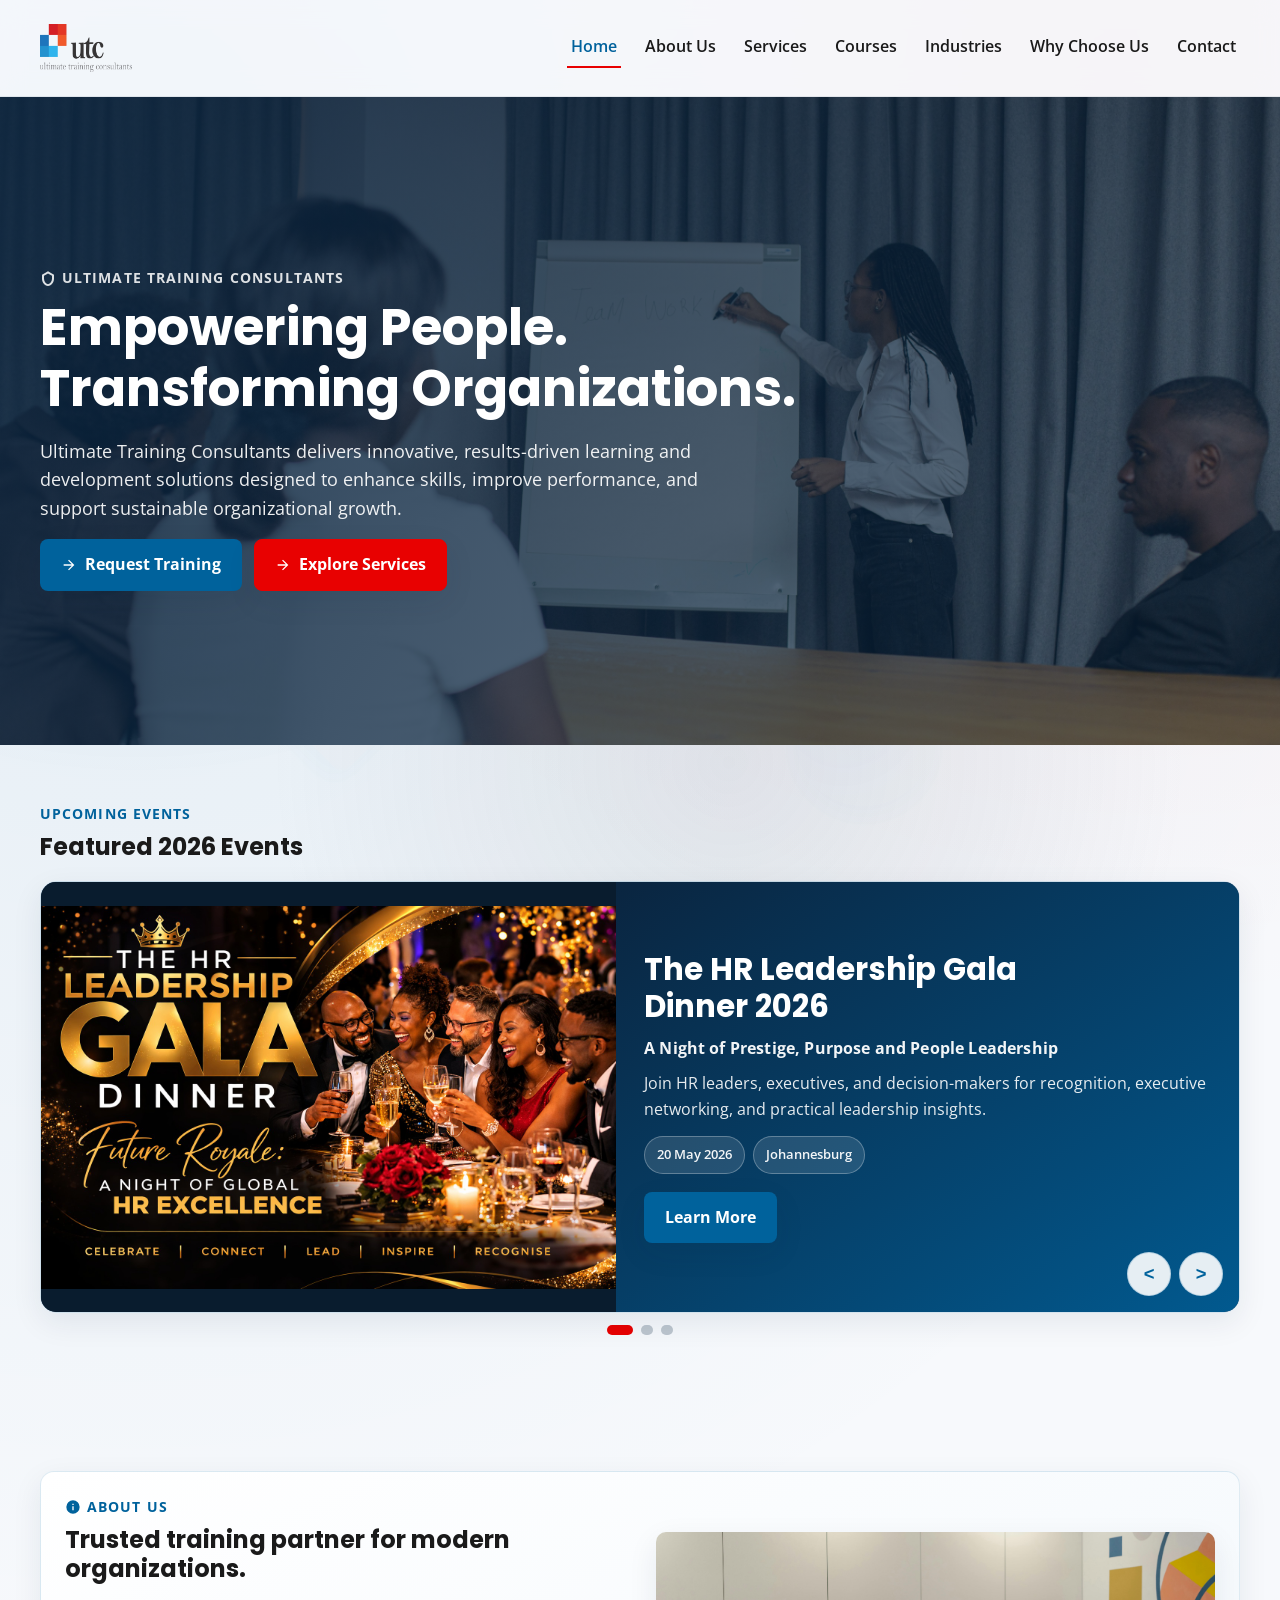
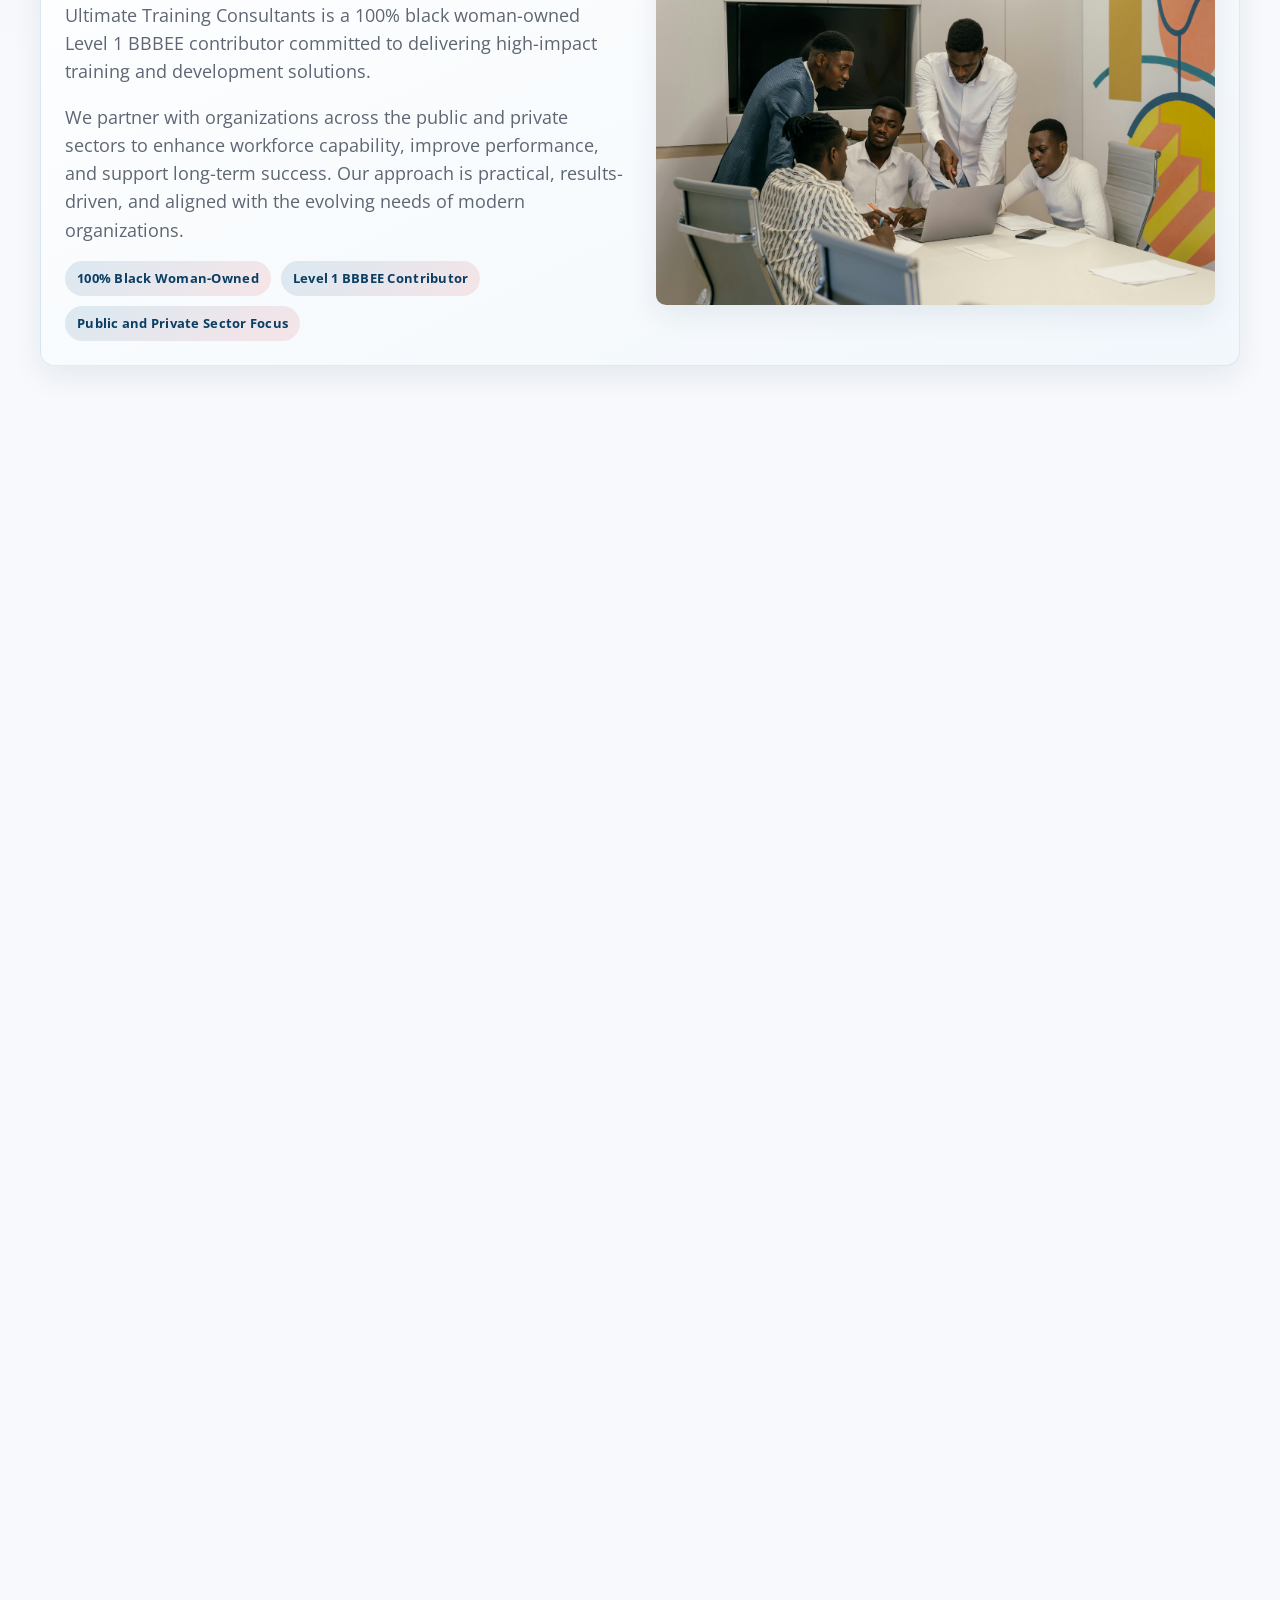
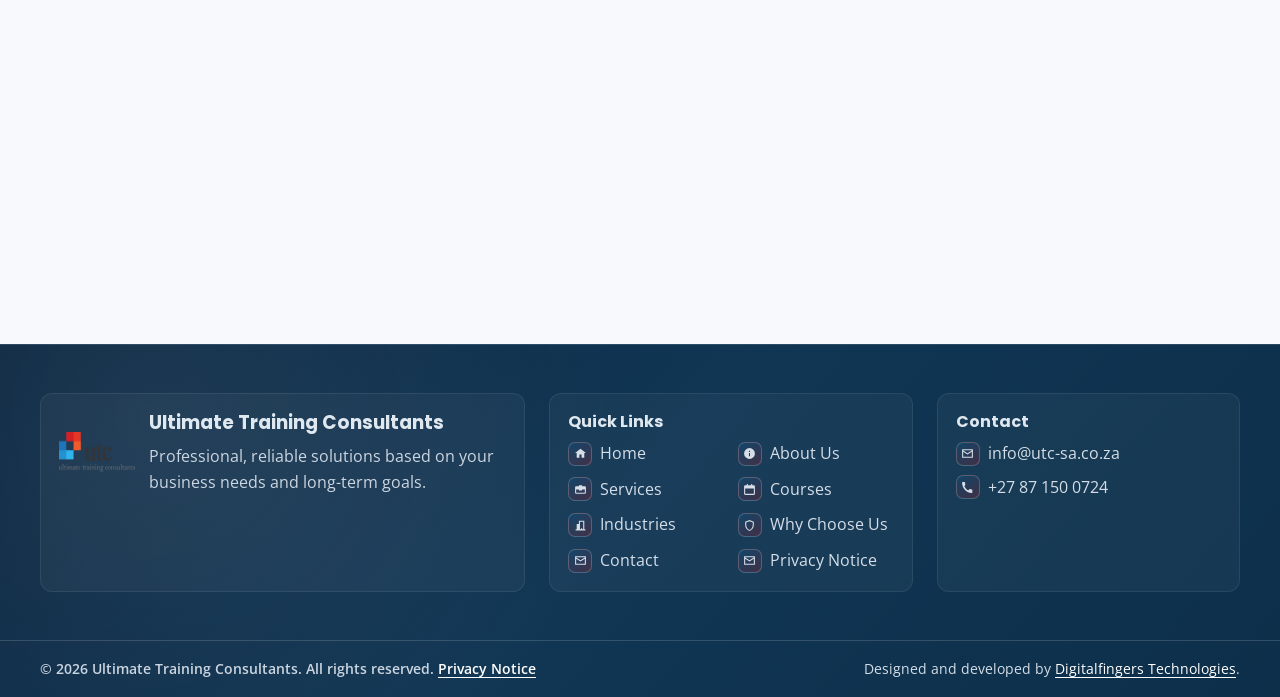
<file: index.html>
<!doctype html>
<html lang="en">
  <head>
    <meta charset="UTF-8" />
    <meta name="viewport" content="width=device-width, initial-scale=1.0" />
    <title>Ultimate Training Consultants | Home</title>
    <meta
      name="description"
      content="Ultimate Training Consultants delivers innovative, results-driven learning and development solutions."
    />
    <link rel="preconnect" href="https://fonts.googleapis.com" />
    <link rel="preconnect" href="https://fonts.gstatic.com" crossorigin />
    <link
      href="https://fonts.googleapis.com/css2?family=Open+Sans:wght@400;600;700&family=Poppins:wght@600;700&display=swap"
      rel="stylesheet"
    />
    <link rel="stylesheet" href="assets/css/styles.css" />
  </head>
  <body>
    <div id="site-header"></div>

    <main>
      <section class="hero hero-home">
        <div class="container">
          <div class="hero-home-content">
            <span class="eyebrow eyebrow-light">Ultimate Training Consultants</span>
            <h1>Empowering People. Transforming Organizations.</h1>
            <p class="lead lead-light">
              Ultimate Training Consultants delivers innovative, results-driven learning and development solutions designed to enhance skills, improve performance, and support sustainable organizational growth.
            </p>
            <div class="hero-actions">
              <a class="btn btn-primary" href="request-training.html">Request Training</a>
              <a class="btn btn-outline-light" href="services.html">Explore Services</a>
            </div>
          </div>
        </div>
      </section>

      <section class="section section-tight conference-section">
        <div class="container" data-conference-slider>
          <span class="eyebrow no-eyebrow-icon">Upcoming Events</span>
          <h2>Featured 2026 Events</h2>
          <div class="conference-slider">
            <div class="conference-track">
              <article
                class="conference-slide"
              >
                <div class="conference-split">
                  <div class="conference-media">
                    <img src="assets/images/leadership.jpeg" alt="Leadership event" />
                  </div>
                  <div class="conference-copy">
                    <h3>The HR Leadership Gala Dinner 2026</h3>
                    <p class="conference-highlight">A Night of Prestige, Purpose and People Leadership</p>
                    <p class="conference-description">Join HR leaders, executives, and decision-makers for recognition, executive networking, and practical leadership insights.</p>
                    <div class="conference-meta" aria-label="Event details">
                      <span class="conference-meta-item">20 May 2026</span>
                      <span class="conference-meta-item">Johannesburg</span>
                    </div>
                    <div class="conference-card-actions">
                      <a class="btn btn-primary" href="event-detail.html?event=hr-gala">Learn More</a>
                    </div>
                  </div>
                </div>
              </article>
              <article
                class="conference-slide"
              >
                <div class="conference-split">
                  <div class="conference-media">
                    <img src="assets/images/secretarial.jpeg" alt="Secretarial event" />
                  </div>
                  <div class="conference-copy">
                    <h3>Secretarial and Administrative Professionals Symposium 2026</h3>
                    <p class="conference-highlight">Reimagine. Connect. Celebrate.</p>
                    <p class="conference-description">A focused three-day event for administrative professionals covering modern office practices, productivity, and executive support excellence.</p>
                    <div class="conference-meta" aria-label="Event details">
                      <span class="conference-meta-item">2 - 4 September 2026</span>
                      <span class="conference-meta-item">Johannesburg</span>
                    </div>
                    <div class="conference-card-actions">
                      <a class="btn btn-primary" href="event-detail.html?event=secretarial-symposium">Learn More</a>
                    </div>
                  </div>
                </div>
              </article>
              <article
                class="conference-slide"
              >
                <div class="conference-split">
                  <div class="conference-media">
                    <img src="assets/images/speaker%20at%20conference.jpg" alt="AI in Goverment Summit South Africa 2026" />
                  </div>
                  <div class="conference-copy">
                    <h3>AI in Goverment Summit South Africa 2026</h3>
                    <p class="conference-highlight">South Africa 2026</p>
                    <p class="conference-description">Save the date for the AI in Goverment Summit South Africa 2026 taking place on 21 October 2026.</p>
                    <div class="conference-meta" aria-label="Event details">
                      <span class="conference-meta-item">21 October 2026</span>
                      <span class="conference-meta-item">South Africa</span>
                    </div>
                    <div class="conference-card-actions">
                      <a class="btn btn-primary" href="event-detail.html?event=ai-government-summit-sa-2026">Learn More</a>
                    </div>
                  </div>
                </div>
              </article>
            </div>
            <div class="conference-controls">
              <button class="conference-nav" type="button" data-slider-prev aria-label="Previous conference">&lt;</button>
              <button class="conference-nav" type="button" data-slider-next aria-label="Next conference">&gt;</button>
            </div>
          </div>
          <div class="conference-dots" aria-label="Conference slider pagination">
            <button class="conference-dot active" type="button" aria-label="Conference slide 1"></button>
            <button class="conference-dot" type="button" aria-label="Conference slide 2"></button>
            <button class="conference-dot" type="button" aria-label="Conference slide 3"></button>
          </div>
        </div>
      </section>

      <section class="section">
        <div class="container">
          <div class="about-section-grid home-about-panel">
            <div class="home-about-content">
              <span class="eyebrow">About Us</span>
              <h2>Trusted training partner for modern organizations.</h2>
              <p class="lead">
                Ultimate Training Consultants is a 100% black woman-owned Level 1 BBBEE contributor committed to delivering high-impact training and development solutions.
              </p>
              <p class="lead">
                We partner with organizations across the public and private sectors to enhance workforce capability, improve performance, and support long-term success. Our approach is practical, results-driven, and aligned with the evolving needs of modern organizations.
              </p>
              <div class="about-highlight-row">
                <span class="about-highlight">100% Black Woman-Owned</span>
                <span class="about-highlight">Level 1 BBBEE Contributor</span>
                <span class="about-highlight">Public and Private Sector Focus</span>
              </div>
            </div>
            <div class="home-about-image-wrap">
              <img
                class="about-section-image"
                src="assets/images/a%20group%20of%20men%20in%20the%20office%20discussing.jpg"
                alt="Team collaboration in a professional meeting"
              />
            </div>
          </div>
        </div>
      </section>

      <section class="section section-tight">
        <div class="container">
          <span class="eyebrow">Services</span>
          <h2>Our Core Services</h2>
          <div class="services-grid-home">
            <article class="card service-overlay-card">
              <img
                class="service-card-image"
                src="assets/images/writing%20on%20white%20board%20training.jpg"
                alt="In-house training session"
              />
              <a class="service-card-link" href="services.html" aria-label="Explore In-House Training"></a>
              <div class="service-overlay-content">
                <h3>In-House Training</h3>
                <p>Tailored training programs designed to address specific organizational challenges and objectives.</p>
              </div>
            </article>
            <article class="card service-overlay-card">
              <img
                class="service-card-image"
                src="assets/images/full%20learning%20session.jpg"
                alt="Public course participants"
              />
              <a class="service-card-link" href="services.html" aria-label="Explore Public Courses"></a>
              <div class="service-overlay-content">
                <h3>Public Courses</h3>
                <p>Structured learning sessions that bring together professionals from various industries.</p>
              </div>
            </article>
            <article class="card service-overlay-card">
              <img
                class="service-card-image"
                src="assets/images/learning%20in%20class%20multi%20racial.jpg"
                alt="Virtual training on laptop"
              />
              <a class="service-card-link" href="services.html" aria-label="Explore eLearning and Virtual Training"></a>
              <div class="service-overlay-content">
                <h3>eLearning &amp; Virtual Training</h3>
                <p>Flexible and accessible learning solutions delivered online or through hybrid models.</p>
              </div>
            </article>
            <article class="card service-overlay-card">
              <img
                class="service-card-image"
                src="assets/images/business%20meeting.jpg"
                alt="Recruitment and selection meeting"
              />
              <a class="service-card-link" href="services.html" aria-label="Explore Recruitment and Selection"></a>
              <div class="service-overlay-content">
                <h3>Recruitment &amp; Selection</h3>
                <p>Strategic talent acquisition solutions to help organizations build high-performing teams.</p>
              </div>
            </article>
          </div>
        </div>
      </section>

      <section class="section section-tight value-statement-wrap value-statement-hero">
        <div class="container">
          <p class="value-statement">
            We equip organizations with the knowledge, skills, and capabilities required to thrive in a rapidly evolving professional environment.
          </p>
        </div>
      </section>

      <section class="section section-tight">
        <div class="container">
          <span class="eyebrow">Upcoming Events</span>
          <h2>Upcoming Training Courses</h2>
          <section class="courses-calendar-panel" aria-labelledby="home-courses-calendar-title">
            <div class="courses-calendar-head">
              <h3 id="home-courses-calendar-title">Course Date Calendar</h3>
              <div class="courses-calendar-controls">
                <button type="button" class="courses-calendar-nav" data-course-cal-prev aria-label="Previous month">&lt;</button>
                <span class="courses-calendar-current" data-course-cal-label>Month Year</span>
                <button type="button" class="courses-calendar-nav" data-course-cal-next aria-label="Next month">&gt;</button>
              </div>
            </div>
            <div class="courses-calendar-grid" data-course-calendar></div>
            <div class="courses-calendar-popup" data-course-calendar-popup hidden>
              <article class="courses-calendar-popup-card" role="dialog" aria-modal="false" aria-label="Course details">
                <button type="button" class="courses-calendar-popup-close" data-course-calendar-close aria-label="Close details">&times;</button>
                <div data-course-calendar-popup-content>
                  <h4>Course details</h4>
                  <p>Select a highlighted date.</p>
                </div>
              </article>
            </div>
          </section>
          <div class="events-home-cta">
            <a class="btn btn-primary" href="courses.html">View More Courses</a>
          </div>
        </div>
      </section>

      <div id="site-cta"></div>
    </main>

    <div id="site-footer"></div>

    <script src="assets/js/components.js"></script>
    <script>
      window.UTCComponents.initPage({
        page: "home",
        cta: {
          title: "Ready to drive measurable workforce capability growth?",
          text: "Partner with us for practical training solutions that deliver measurable performance outcomes.",
          buttonText: "Request a Consultation",
          buttonHref: "request-training.html"
        }
      });
    </script>
  </body>
</html>
</file>
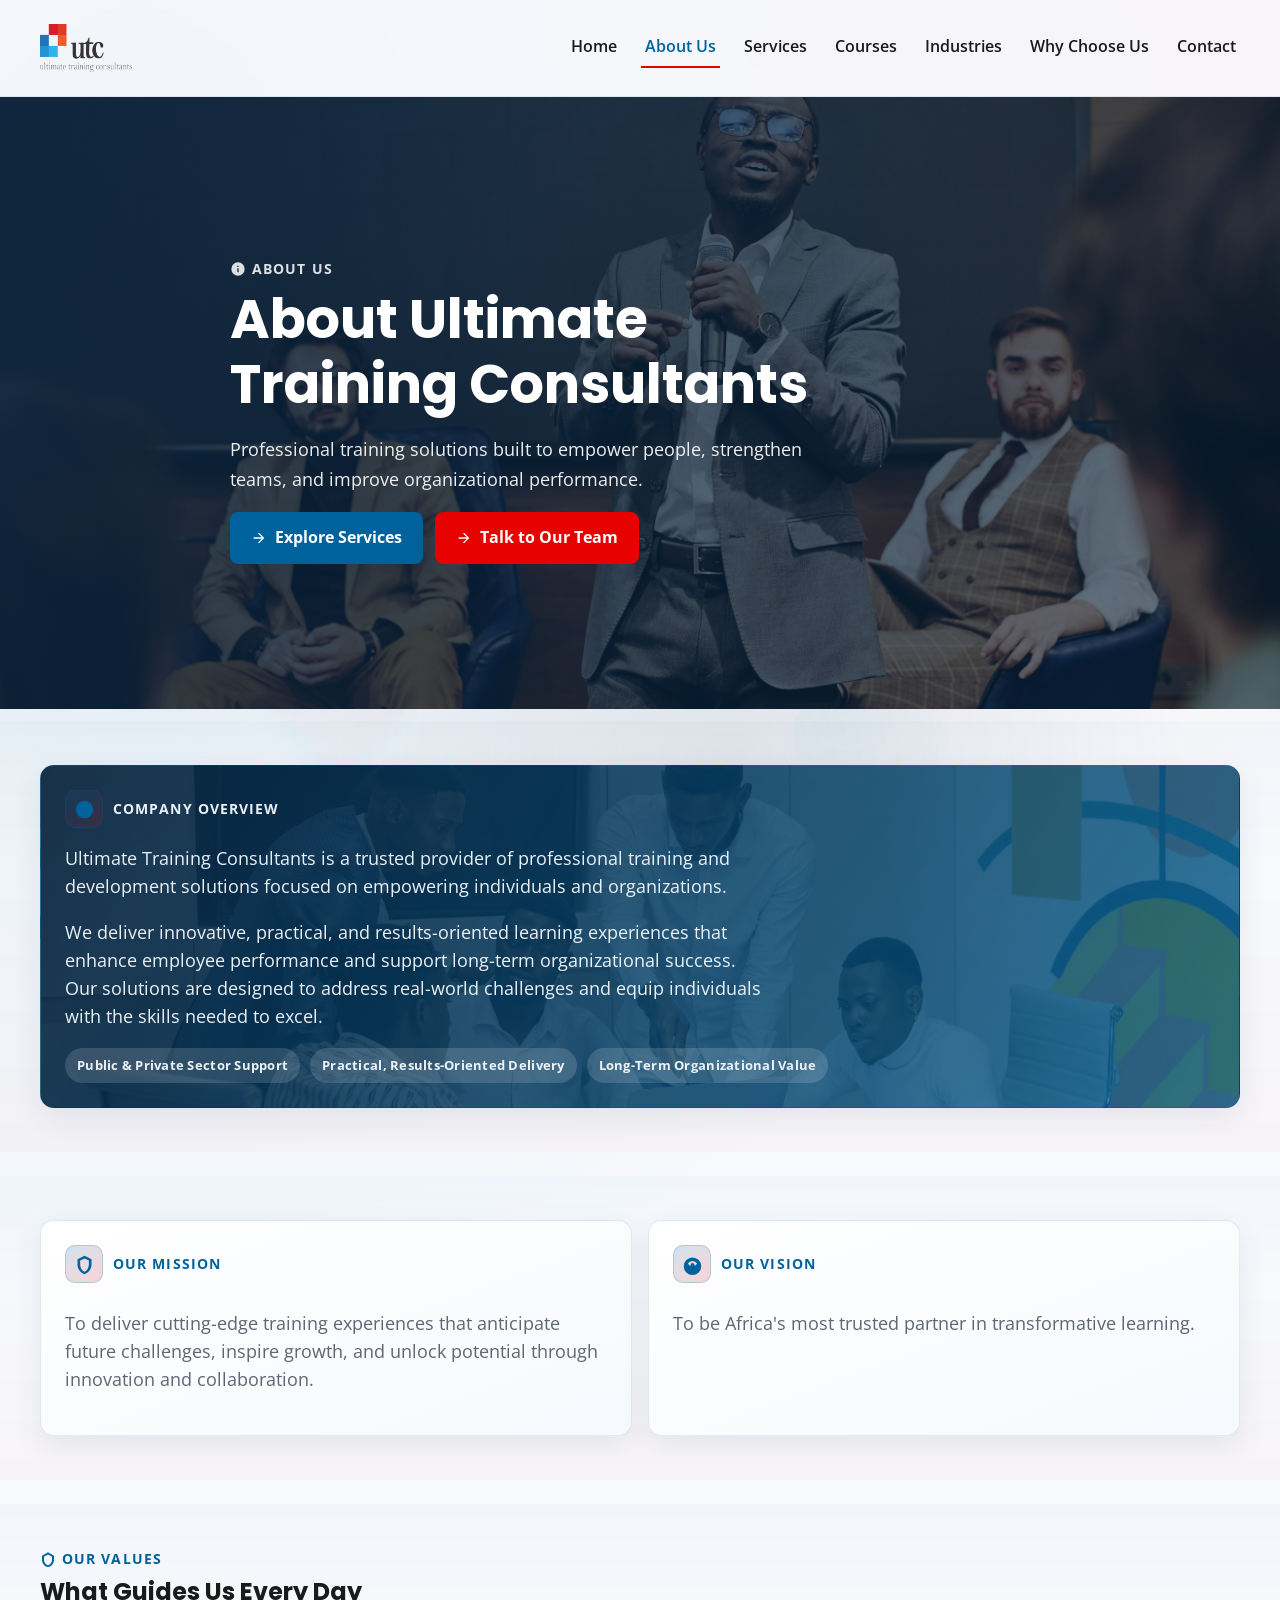
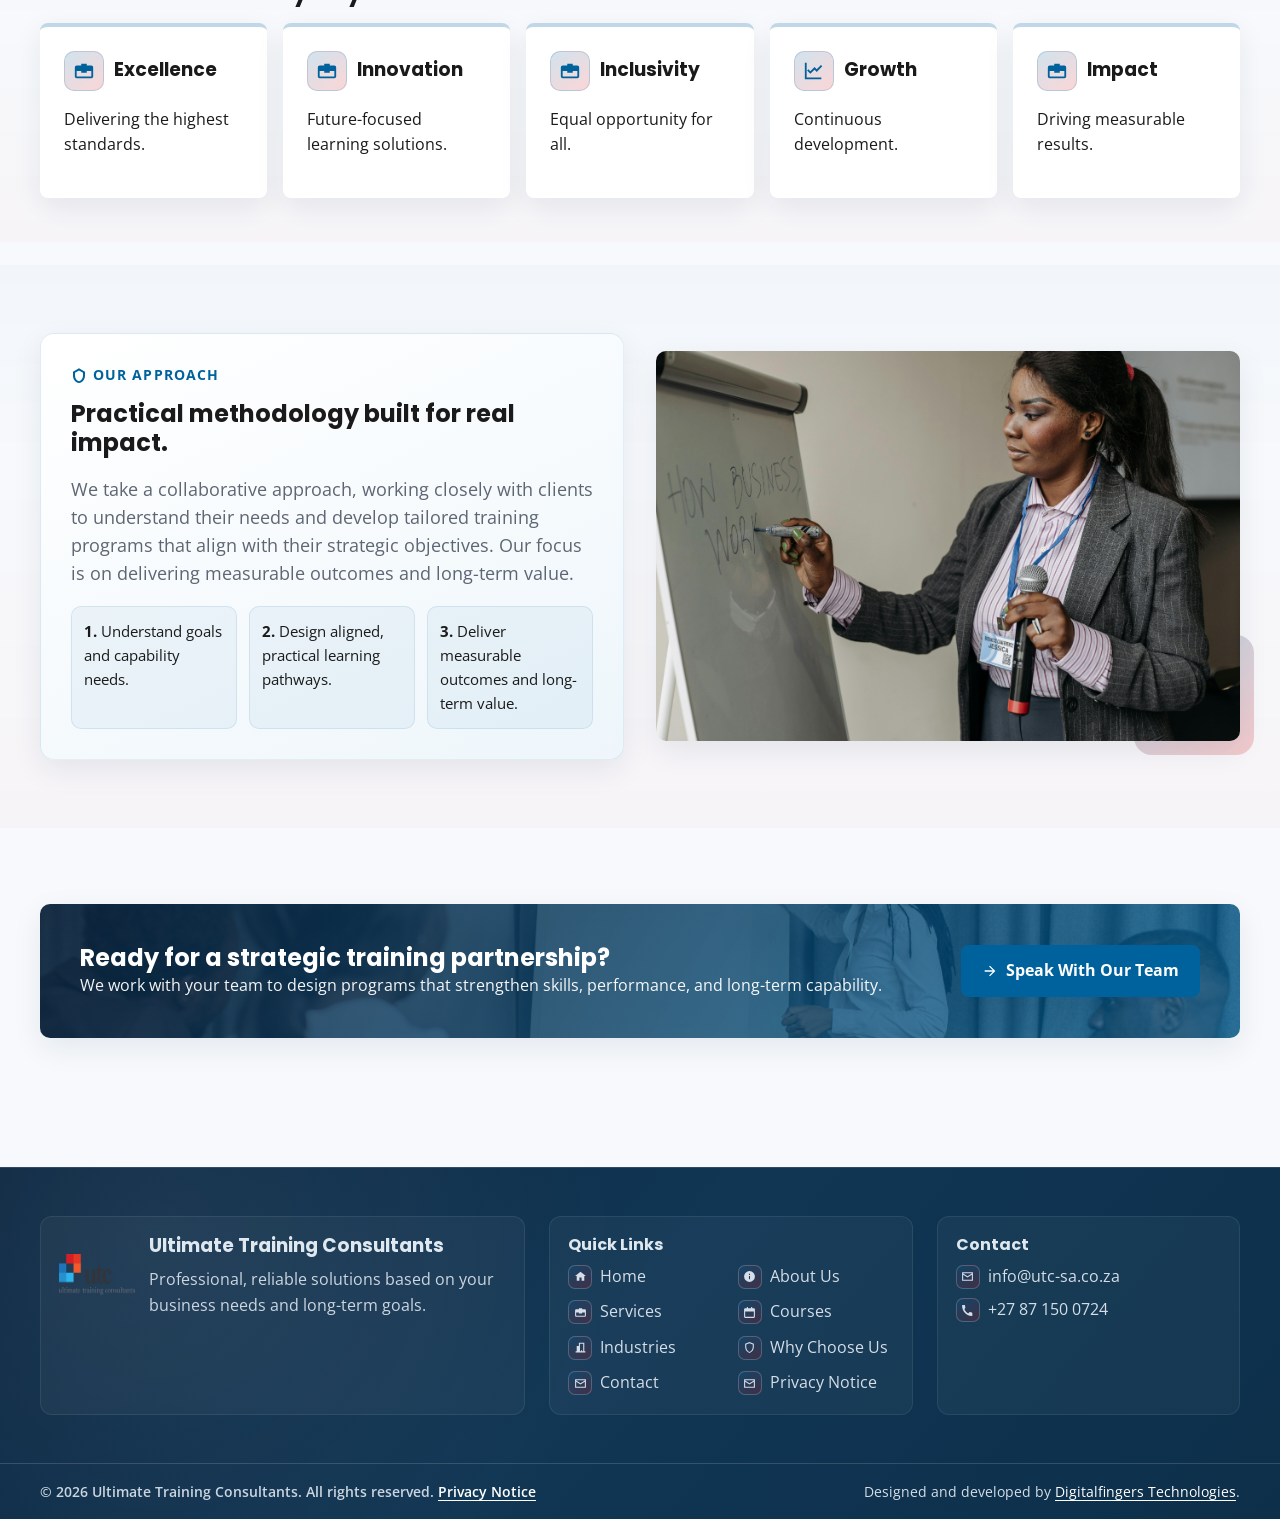
<file: about.html>
<!doctype html>
<html lang="en">
  <head>
    <meta charset="UTF-8" />
    <meta name="viewport" content="width=device-width, initial-scale=1.0" />
    <title>Ultimate Training Consultants | About Us</title>
    <meta
      name="description"
      content="Learn how Ultimate Training Consultants empowers people and transforms organizations through practical, results-driven training."
    />
    <link rel="preconnect" href="https://fonts.googleapis.com" />
    <link rel="preconnect" href="https://fonts.gstatic.com" crossorigin />
    <link
      href="https://fonts.googleapis.com/css2?family=Open+Sans:wght@400;600;700&family=Poppins:wght@600;700&display=swap"
      rel="stylesheet"
    />
    <link rel="stylesheet" href="assets/css/styles.css" />
  </head>
  <body class="about-page">
    <div id="site-header"></div>

    <main class="about-main">
      <section class="hero about-hero">
        <div class="container about-hero-content">
          <span class="eyebrow eyebrow-light">About Us</span>
          <h1>About Ultimate Training Consultants</h1>
          <p class="lead lead-light">
            Professional training solutions built to empower people, strengthen teams, and improve organizational performance.
          </p>
          <div class="hero-actions">
            <a class="btn btn-primary" href="services.html">Explore Services</a>
            <a class="btn btn-outline-light" href="contact.html">Talk to Our Team</a>
          </div>
        </div>
      </section>

      <section class="section section-tight">
        <div class="container hero-card about-overview-card about-overview-hero">
          <div class="about-icon-heading">
            <span class="about-section-icon" aria-hidden="true">
              <svg viewBox="0 0 24 24"><path d="M11 9h2V7h-2v2Zm0 8h2v-6h-2v6Zm1-15a10 10 0 1 0 10 10A10 10 0 0 0 12 2Z"/></svg>
            </span>
            <span class="eyebrow no-eyebrow-icon">Company Overview</span>
          </div>
          <p class="lead">
            Ultimate Training Consultants is a trusted provider of professional training and development solutions focused on empowering individuals and organizations.
          </p>
          <p class="lead">
            We deliver innovative, practical, and results-oriented learning experiences that enhance employee performance and support long-term organizational success. Our solutions are designed to address real-world challenges and equip individuals with the skills needed to excel.
          </p>
          <div class="about-highlight-row">
            <span class="about-highlight">Public &amp; Private Sector Support</span>
            <span class="about-highlight">Practical, Results-Oriented Delivery</span>
            <span class="about-highlight">Long-Term Organizational Value</span>
          </div>
        </div>
      </section>

      <section class="section section-tight">
        <div class="container about-mv-grid">
          <article class="hero-card about-pillar-card">
            <div class="about-icon-heading">
              <span class="about-section-icon" aria-hidden="true">
                <svg viewBox="0 0 24 24"><path d="M12 2 4 6v6c0 5 3.4 9.7 8 11 4.6-1.3 8-6 8-11V6l-8-4Zm0 3 5 2.4V12c0 3.7-2.2 7.1-5 8.3-2.8-1.2-5-4.6-5-8.3V7.4L12 5Z"/></svg>
              </span>
              <span class="eyebrow no-eyebrow-icon">Our Mission</span>
            </div>
            <p class="lead">
              To deliver cutting-edge training experiences that anticipate future challenges, inspire growth, and unlock potential through innovation and collaboration.
            </p>
          </article>
          <article class="hero-card about-pillar-card">
            <div class="about-icon-heading">
              <span class="about-section-icon" aria-hidden="true">
                <svg viewBox="0 0 24 24"><path d="M12 4a10 10 0 1 0 10 10A10 10 0 0 0 12 4Zm0 4a6 6 0 0 1 5.3 3.2A6 6 0 0 1 12 14a6 6 0 0 1-5.3-2.8A6 6 0 0 1 12 8Zm0 2.2A2.2 2.2 0 1 0 14.2 12 2.2 2.2 0 0 0 12 10.2Z"/></svg>
              </span>
              <span class="eyebrow no-eyebrow-icon">Our Vision</span>
            </div>
            <p class="lead">To be Africa's most trusted partner in transformative learning.</p>
          </article>
        </div>
      </section>

      <section class="section section-tight about-values-section">
        <div class="container">
          <span class="eyebrow">Our Values</span>
          <h2>What Guides Us Every Day</h2>
          <div class="about-values-grid">
            <article class="card about-value-card">
              <h3>Excellence</h3>
              <p>Delivering the highest standards.</p>
            </article>
            <article class="card about-value-card">
              <h3>Innovation</h3>
              <p>Future-focused learning solutions.</p>
            </article>
            <article class="card about-value-card">
              <h3>Inclusivity</h3>
              <p>Equal opportunity for all.</p>
            </article>
            <article class="card about-value-card">
              <h3>Growth</h3>
              <p>Continuous development.</p>
            </article>
            <article class="card about-value-card">
              <h3>Impact</h3>
              <p>Driving measurable results.</p>
            </article>
          </div>
        </div>
      </section>

      <section class="section">
        <div class="container about-section-grid">
          <div class="hero-card about-approach-card about-approach-modern">
            <span class="eyebrow">Our Approach</span>
            <h2>Practical methodology built for real impact.</h2>
            <p class="lead">
              We take a collaborative approach, working closely with clients to understand their needs and develop tailored training programs that align with their strategic objectives. Our focus is on delivering measurable outcomes and long-term value.
            </p>
            <div class="about-steps">
              <div class="about-step"><strong>1.</strong> Understand goals and capability needs.</div>
              <div class="about-step"><strong>2.</strong> Design aligned, practical learning pathways.</div>
              <div class="about-step"><strong>3.</strong> Deliver measurable outcomes and long-term value.</div>
            </div>
          </div>
          <div class="about-approach-image-wrap">
            <img
              class="about-section-image"
              src="assets/images/writing%20on%20white%20board%20training.jpg"
              alt="Trainer engaging audience in a professional learning environment"
            />
          </div>
        </div>
      </section>

      <div id="site-cta"></div>
    </main>

    <div id="site-footer"></div>

    <script src="assets/js/components.js"></script>
    <script>
      window.UTCComponents.initPage({
        page: "about",
        cta: {
          title: "Ready for a strategic training partnership?",
          text: "We work with your team to design programs that strengthen skills, performance, and long-term capability.",
          buttonText: "Speak With Our Team",
          buttonHref: "contact.html"
        }
      });
    </script>
  </body>
</html>
</file>
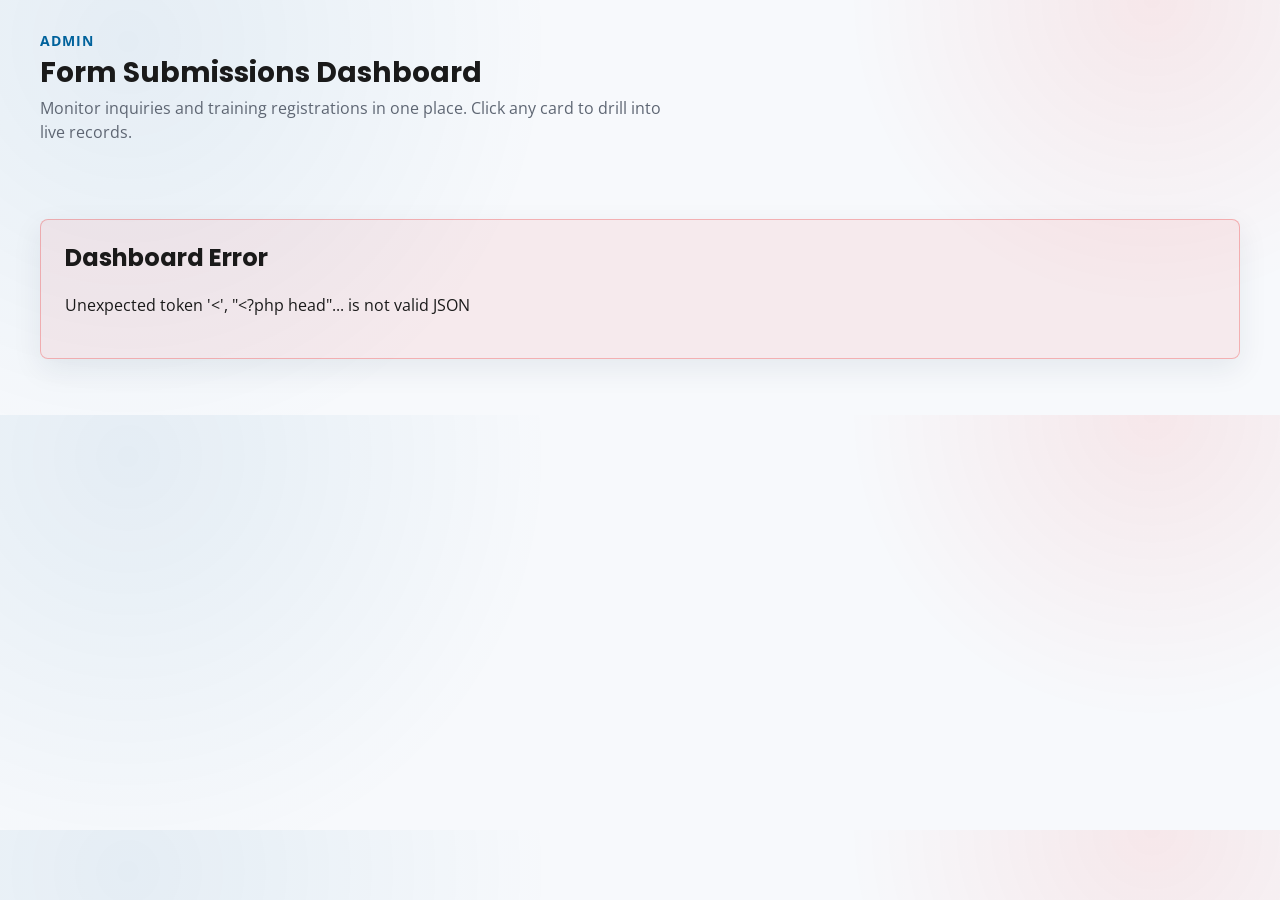
<file: admin-dashboard.html>
<!doctype html>
<html lang="en">
  <head>
    <meta charset="UTF-8" />
    <meta name="viewport" content="width=device-width, initial-scale=1.0" />
    <title>Ultimate Training Consultants | Admin Dashboard</title>
    <meta
      name="description"
      content="UTC admin dashboard for viewing contact inquiries and registration form submissions."
    />
    <link rel="preconnect" href="https://fonts.googleapis.com" />
    <link rel="preconnect" href="https://fonts.gstatic.com" crossorigin />
    <link
      href="https://fonts.googleapis.com/css2?family=Open+Sans:wght@400;600;700&family=Poppins:wght@600;700&display=swap"
      rel="stylesheet"
    />
    <link rel="stylesheet" href="assets/css/styles.css" />
  </head>
  <body class="admin-page">
    <main>
      <section class="section section-tight admin-hero">
        <div class="container">
          <span class="eyebrow no-eyebrow-icon">Admin</span>
          <h1>Form Submissions Dashboard</h1>
          <p class="lead">Monitor inquiries and training registrations in one place. Click any card to drill into live records.</p>
        </div>
      </section>

      <section class="section section-tight">
        <div class="container">
          <article class="card admin-alert-card" id="adminError" hidden>
            <h2>Dashboard Error</h2>
            <p id="adminErrorText">Unable to load dashboard data.</p>
          </article>

          <div class="admin-stats-grid" id="adminStats" hidden>
            <article class="card admin-stat-card is-active" data-metric="contact_total" role="button" tabindex="0" aria-label="Show all contact inquiries">
              <h3>Total Contact Inquiries</h3>
              <p class="admin-stat-value" id="statContactTotal">0</p>
            </article>
            <article class="card admin-stat-card" data-metric="contact_today" role="button" tabindex="0" aria-label="Show contact inquiries from today">
              <h3>Contact Inquiries Today</h3>
              <p class="admin-stat-value" id="statContactToday">0</p>
            </article>
            <article class="card admin-stat-card" data-metric="training_total" role="button" tabindex="0" aria-label="Show all training registrations">
              <h3>Total Training Registrations</h3>
              <p class="admin-stat-value" id="statTrainingTotal">0</p>
            </article>
            <article class="card admin-stat-card" data-metric="training_today" role="button" tabindex="0" aria-label="Show training registrations from today">
              <h3>Registrations Today</h3>
              <p class="admin-stat-value" id="statTrainingToday">0</p>
            </article>
          </div>

          <div class="admin-tabs" data-admin-tabs id="adminTabs" hidden>
            <div class="admin-active-filter" id="adminActiveFilter">Showing: All Contact Inquiries</div>
            <div class="admin-tab-nav" role="tablist" aria-label="Dashboard data tabs">
              <button class="admin-tab-btn is-active" type="button" data-admin-tab-target="contact" role="tab" aria-selected="true">Contact Inquiries</button>
              <button class="admin-tab-btn" type="button" data-admin-tab-target="training" role="tab" aria-selected="false">Training Registrations</button>
            </div>

            <section class="admin-tab-panel is-active" data-admin-tab-panel="contact" role="tabpanel">
              <div class="admin-table-wrap">
                <table class="admin-table">
                  <thead>
                    <tr>
                      <th>ID</th>
                      <th>Name</th>
                      <th>Email</th>
                      <th>Organization</th>
                      <th>Service</th>
                      <th>Message</th>
                      <th>Status</th>
                      <th>Created</th>
                    </tr>
                  </thead>
                  <tbody id="contactRows"></tbody>
                </table>
              </div>
            </section>

            <section class="admin-tab-panel" data-admin-tab-panel="training" role="tabpanel" hidden>
              <div class="admin-table-wrap">
                <table class="admin-table">
                  <thead>
                    <tr>
                      <th>ID</th>
                      <th>Course</th>
                      <th>Date</th>
                      <th>Location</th>
                      <th>Company</th>
                      <th>Company Email</th>
                      <th>Delegates</th>
                      <th>Package</th>
                      <th>Manager</th>
                      <th>Manager Email</th>
                      <th>Created</th>
                    </tr>
                  </thead>
                  <tbody id="trainingRows"></tbody>
                </table>
              </div>
            </section>
          </div>
        </div>
      </section>
    </main>

    <script>
      (function () {
        const errorCard = document.getElementById("adminError");
        const errorText = document.getElementById("adminErrorText");
        const statsRoot = document.getElementById("adminStats");
        const tabsRoot = document.getElementById("adminTabs");
        const activeFilterLabel = document.getElementById("adminActiveFilter");
        const contactRowsRoot = document.getElementById("contactRows");
        const trainingRowsRoot = document.getElementById("trainingRows");
        const metricCards = Array.from(document.querySelectorAll(".admin-stat-card[data-metric]"));
        let contactData = [];
        let trainingData = [];

        function escapeHtml(value) {
          const text = String(value ?? "");
          return text
            .replace(/&/g, "&amp;")
            .replace(/</g, "&lt;")
            .replace(/>/g, "&gt;")
            .replace(/\"/g, "&quot;")
            .replace(/'/g, "&#39;");
        }

        async function handleContactStatusToggle(event) {
          event.preventDefault();
          const btn = event.target;
          const contactId = parseInt(btn.getAttribute('data-contact-id'), 10);
          const currentStatus = parseInt(btn.getAttribute('data-is-contacted'), 10);
          const newStatus = currentStatus ? 0 : 1;

          try {
            btn.disabled = true;
            const response = await fetch('assets/api/mark-contact-status.php', {
              method: 'POST',
              headers: { 'Content-Type': 'application/json' },
              body: JSON.stringify({ id: contactId, is_contacted: newStatus })
            });

            const data = await response.json();
            if (!response.ok || !data.success) {
              throw new Error(data.message || 'Unable to update status');
            }

            // Update the button state
            btn.setAttribute('data-is-contacted', newStatus);
            btn.textContent = newStatus ? 'Contacted' : 'Pending';
            btn.classList.toggle('is-contacted', newStatus === 1);
            btn.closest('tr').classList.toggle('is-contacted', newStatus === 1);

            // Update the in-memory data
            const contact = contactData.find(c => c.id === contactId);
            if (contact) {
              contact.is_contacted = newStatus;
            }
          } catch (error) {
            alert('Failed to update status: ' + error.message);
          } finally {
            btn.disabled = false;
          }
        }

        function setupTabs() {
          const tabRoot = document.querySelector("[data-admin-tabs]");
          if (!tabRoot) return;

          const buttons = Array.from(tabRoot.querySelectorAll("[data-admin-tab-target]"));
          const panels = Array.from(tabRoot.querySelectorAll("[data-admin-tab-panel]"));

          function activateTab(target) {
            buttons.forEach((button) => {
              const active = button.getAttribute("data-admin-tab-target") === target;
              button.classList.toggle("is-active", active);
              button.setAttribute("aria-selected", active ? "true" : "false");
            });

            panels.forEach((panel) => {
              const active = panel.getAttribute("data-admin-tab-panel") === target;
              panel.classList.toggle("is-active", active);
              panel.hidden = !active;
            });
          }

          buttons.forEach((button) => {
            button.addEventListener("click", function () {
              activateTab(button.getAttribute("data-admin-tab-target"));
            });
          });

          return activateTab;
        }

        const activateTab = setupTabs();

        function isToday(dateText) {
          if (!dateText) return false;
          const source = String(dateText).slice(0, 10);
          const now = new Date();
          const yyyy = String(now.getFullYear());
          const mm = String(now.getMonth() + 1).padStart(2, "0");
          const dd = String(now.getDate()).padStart(2, "0");
          return source === `${yyyy}-${mm}-${dd}`;
        }

        function setActiveMetric(metric) {
          metricCards.forEach((card) => {
            card.classList.toggle("is-active", card.getAttribute("data-metric") === metric);
          });
        }

        function applyMetricView(metric) {
          setActiveMetric(metric);

          if (metric === "contact_total") {
            if (typeof activateTab === "function") activateTab("contact");
            activeFilterLabel.textContent = "Showing: All Contact Inquiries";
            renderContactRows(contactData);
            return;
          }

          if (metric === "contact_today") {
            if (typeof activateTab === "function") activateTab("contact");
            activeFilterLabel.textContent = "Showing: Contact Inquiries Today";
            renderContactRows(contactData.filter((row) => isToday(row.created_at)));
            return;
          }

          if (metric === "training_total") {
            if (typeof activateTab === "function") activateTab("training");
            activeFilterLabel.textContent = "Showing: All Training Registrations";
            renderTrainingRows(trainingData);
            return;
          }

          if (metric === "training_today") {
            if (typeof activateTab === "function") activateTab("training");
            activeFilterLabel.textContent = "Showing: Training Registrations Today";
            renderTrainingRows(trainingData.filter((row) => isToday(row.created_at)));
          }
        }

        metricCards.forEach((card) => {
          card.addEventListener("click", function () {
            applyMetricView(card.getAttribute("data-metric"));
          });

          card.addEventListener("keydown", function (event) {
            if (event.key === "Enter" || event.key === " ") {
              event.preventDefault();
              applyMetricView(card.getAttribute("data-metric"));
            }
          });
        });

        function renderContactRows(rows) {
          if (!rows.length) {
            contactRowsRoot.innerHTML = '<tr><td colspan="8" class="admin-empty">No contact inquiries yet.</td></tr>';
            return;
          }

          contactRowsRoot.innerHTML = rows.map((row) => {
            const statusClass = row.is_contacted ? 'is-contacted' : '';
            const statusLabel = row.is_contacted ? 'Contacted' : 'Pending';
            return `
              <tr class="${statusClass}">
                <td>${escapeHtml(row.id)}</td>
                <td>${escapeHtml(row.name)}</td>
                <td><a href="mailto:${escapeHtml(row.email)}">${escapeHtml(row.email)}</a></td>
                <td>${escapeHtml(row.organization)}</td>
                <td>${escapeHtml(row.service)}</td>
                <td class="admin-message-cell">${escapeHtml(row.message)}</td>
                <td><button class="admin-status-btn ${statusClass}" type="button" data-contact-id="${escapeHtml(row.id)}" data-is-contacted="${row.is_contacted}">${statusLabel}</button></td>
                <td>${escapeHtml(row.created_at)}</td>
              </tr>
            `;
          }).join("");

          // Attach event listeners to status buttons
          contactRowsRoot.querySelectorAll('[data-contact-id]').forEach((btn) => {
            btn.addEventListener('click', handleContactStatusToggle);
          });
        }

        function renderTrainingRows(rows) {
          if (!rows.length) {
            trainingRowsRoot.innerHTML = '<tr><td colspan="11" class="admin-empty">No training registrations yet.</td></tr>';
            return;
          }

          trainingRowsRoot.innerHTML = rows.map((row) => {
            const tableMeta = row.table_count ? `<span class="admin-inline-meta">(Tables: ${escapeHtml(row.table_count)})</span>` : "";
            return `
              <tr>
                <td>${escapeHtml(row.id)}</td>
                <td>${escapeHtml(row.course_name || "General Registration")}</td>
                <td>${escapeHtml(row.course_date || "")}</td>
                <td>${escapeHtml(row.course_location || "")}</td>
                <td>${escapeHtml(row.company_name)}</td>
                <td><a href="mailto:${escapeHtml(row.company_email)}">${escapeHtml(row.company_email)}</a></td>
                <td>${escapeHtml(row.delegate_count)}</td>
                <td>${escapeHtml(row.package_selection)} ${tableMeta}</td>
                <td>${escapeHtml(row.manager_name)}</td>
                <td><a href="mailto:${escapeHtml(row.manager_email)}">${escapeHtml(row.manager_email)}</a></td>
                <td>${escapeHtml(row.created_at)}</td>
              </tr>
            `;
          }).join("");
        }

        async function loadDashboard() {
          try {
            const response = await fetch("assets/api/admin-dashboard-data.php", { method: "GET" });
            const data = await response.json();

            if (!response.ok || !data.success) {
              throw new Error(data.message || "Unable to load dashboard data.");
            }

            document.getElementById("statContactTotal").textContent = data.stats.contact_total;
            document.getElementById("statContactToday").textContent = data.stats.contact_today;
            document.getElementById("statTrainingTotal").textContent = data.stats.training_total;
            document.getElementById("statTrainingToday").textContent = data.stats.training_today;

            contactData = data.contactRows || [];
            trainingData = data.trainingRows || [];

            renderContactRows(contactData);
            renderTrainingRows(trainingData);

            statsRoot.hidden = false;
            tabsRoot.hidden = false;
            applyMetricView("contact_total");
          } catch (error) {
            errorText.textContent = error.message || "Unable to load dashboard data.";
            errorCard.hidden = false;
          }
        }

        loadDashboard();
      })();
    </script>
  </body>
</html>
</file>
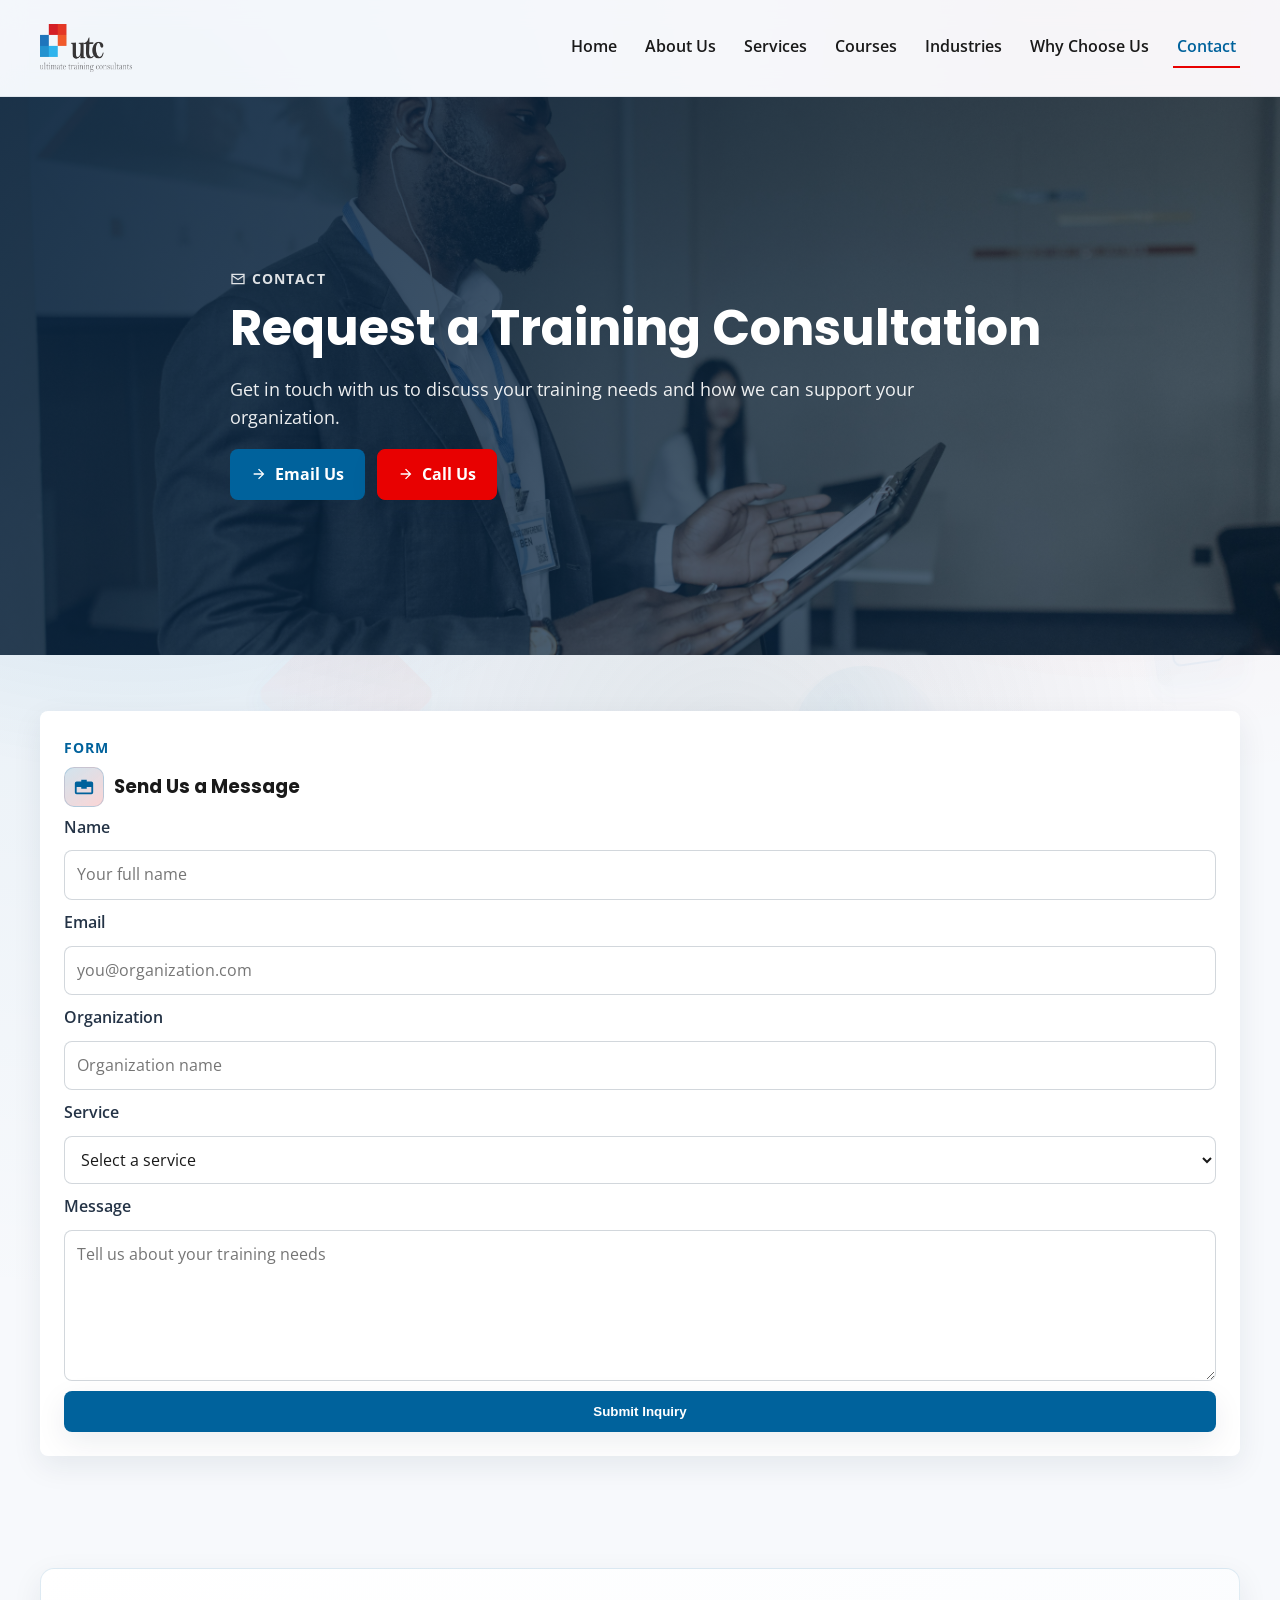
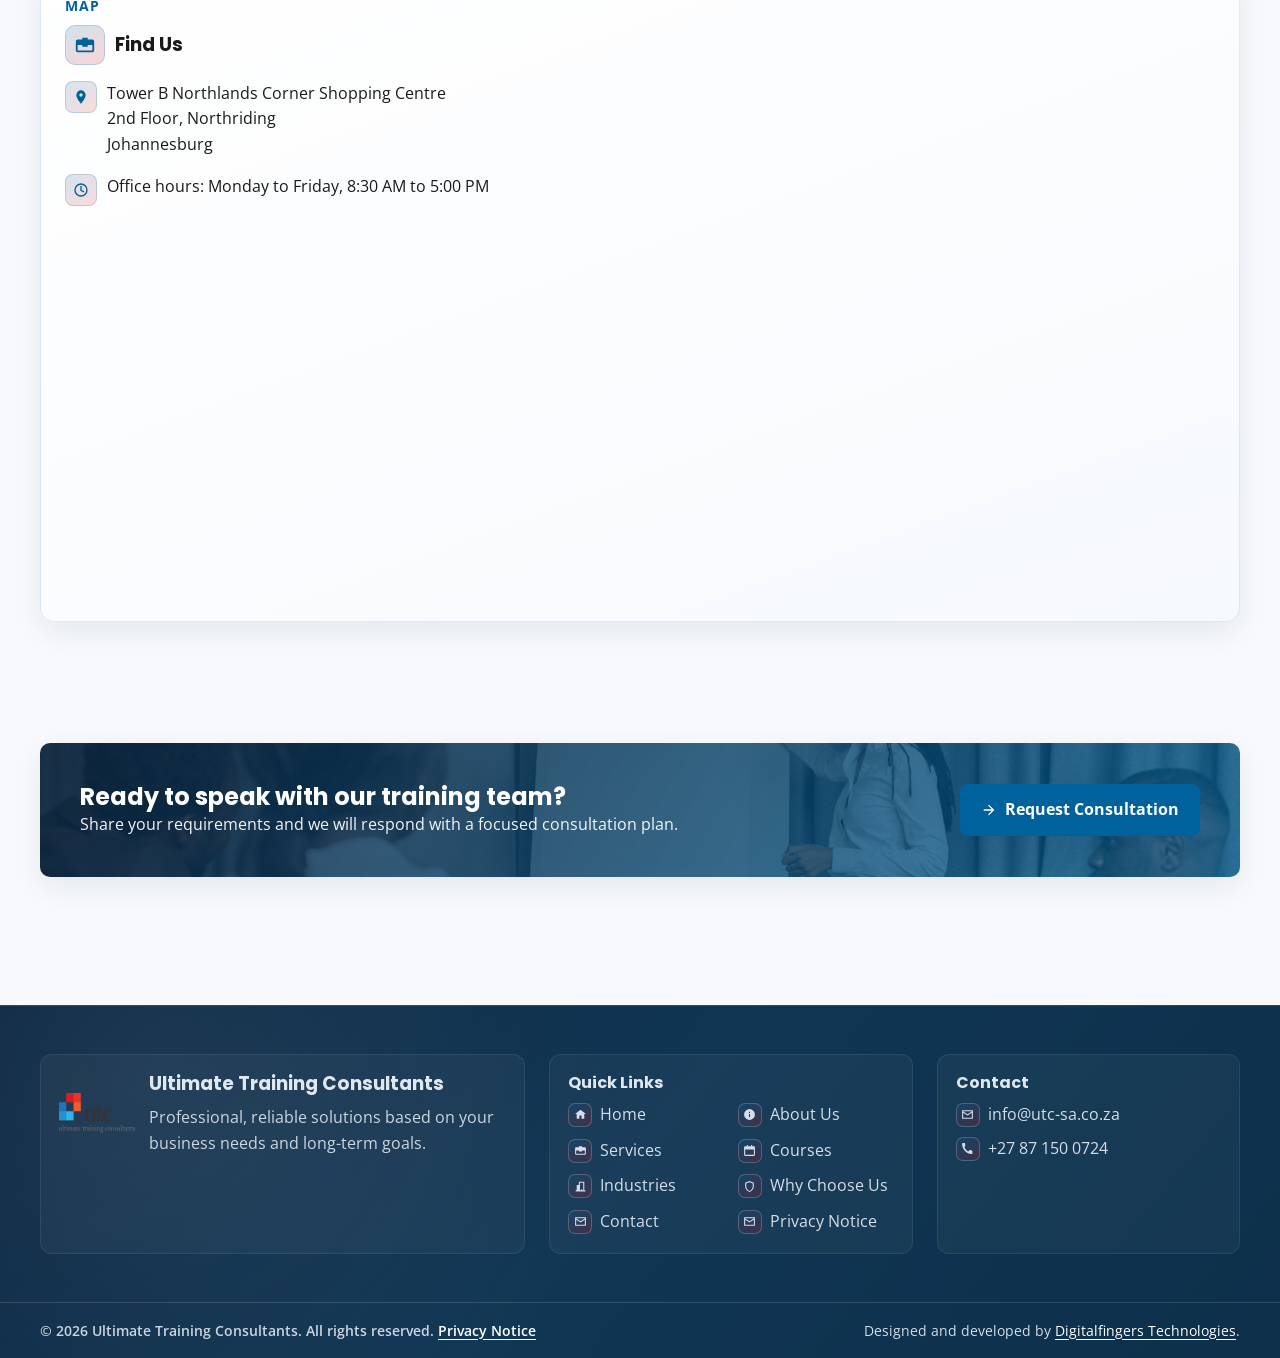
<file: contact.html>
<!doctype html>
<html lang="en">
  <head>
    <meta charset="UTF-8" />
    <meta name="viewport" content="width=device-width, initial-scale=1.0" />
    <title>Ultimate Training Consultants | Contact</title>
    <meta
      name="description"
      content="Get in touch with Ultimate Training Consultants to discuss your training needs and request a consultation."
    />
    <link rel="preconnect" href="https://fonts.googleapis.com" />
    <link rel="preconnect" href="https://fonts.gstatic.com" crossorigin />
    <link
      href="https://fonts.googleapis.com/css2?family=Open+Sans:wght@400;600;700&family=Poppins:wght@600;700&display=swap"
      rel="stylesheet"
    />
    <link rel="stylesheet" href="assets/css/styles.css" />
  </head>
  <body class="contact-page">
    <div id="site-header"></div>

    <main>
      <section class="hero hero-contact">
        <div class="container hero-page-content">
          <span class="eyebrow eyebrow-light">Contact</span>
          <h1>Request a Training Consultation</h1>
          <p class="lead lead-light">
            Get in touch with us to discuss your training needs and how we can support your organization.
          </p>
          <div class="hero-actions">
            <a class="btn btn-primary" href="mailto:info@utc-sa.co.za">Email Us</a>
            <a class="btn btn-outline-light" href="tel:+27871500724">Call Us</a>
          </div>
        </div>
      </section>

      <section class="section section-tight">
        <div class="container">
          <article class="card contact-form-card">
            <span class="eyebrow no-eyebrow-icon">Form</span>
            <h3>Send Us a Message</h3>
            <form class="contact-form" action="assets/api/send-contact.php" method="post" data-contact-form>
              <label for="name">Name</label>
              <input id="name" name="name" type="text" placeholder="Your full name" required />

              <label for="email">Email</label>
              <input id="email" name="email" type="email" placeholder="you@organization.com" required />

              <label for="organization">Organization</label>
              <input id="organization" name="organization" type="text" placeholder="Organization name" required />

              <label for="service">Service</label>
              <select id="service" name="service" required>
                <option value="">Select a service</option>
                <option>In-House Training</option>
                <option>Public Courses</option>
                <option>eLearning &amp; Virtual Training</option>
                <option>Recruitment &amp; Selection</option>
              </select>

              <label for="message">Message</label>
              <textarea id="message" name="message" rows="5" placeholder="Tell us about your training needs" required></textarea>

              <button class="btn btn-primary" type="submit">Submit Inquiry</button>
            </form>
          </article>
        </div>
      </section>

      <section class="section section-tight">
        <div class="container">
          <article class="card contact-map-card">
            <span class="eyebrow no-eyebrow-icon">Map</span>
            <h3>Find Us</h3>
            <p class="contact-line">
              <span class="contact-inline-icon" aria-hidden="true"><svg viewBox="0 0 24 24"><path d="M12 2a7 7 0 0 0-7 7c0 5.4 7 13 7 13s7-7.6 7-13a7 7 0 0 0-7-7Zm0 9.5A2.5 2.5 0 1 1 14.5 9 2.5 2.5 0 0 1 12 11.5Z"/></svg></span>
              <span>
                Tower B Northlands Corner Shopping Centre<br />
                2nd Floor, Northriding<br />
                Johannesburg
              </span>
            </p>
            <p class="contact-line"><span class="contact-inline-icon" aria-hidden="true"><svg viewBox="0 0 24 24"><path d="M12 2a10 10 0 1 0 10 10A10 10 0 0 0 12 2Zm0 2a8 8 0 1 1-8 8 8 8 0 0 1 8-8Zm-1 2h2v6l4 2-1 1.73-5-2.73V6Z"/></svg></span>Office hours: Monday to Friday, 8:30 AM to 5:00 PM</p>
            <iframe
              class="contact-map-frame"
              title="UTC Office Location"
              loading="lazy"
              referrerpolicy="no-referrer-when-downgrade"
              src="https://maps.google.com/maps?q=Northlands%20Corner%20Shopping%20Centre%20Johannesburg&t=&z=13&ie=UTF8&iwloc=&output=embed"
            ></iframe>
          </article>
        </div>
      </section>

      <div id="site-cta"></div>
    </main>

    <div id="site-footer"></div>

    <script src="assets/js/components.js"></script>
    <script>
      window.UTCComponents.initPage({
        page: "contact",
        cta: {
          title: "Ready to speak with our training team?",
          text: "Share your requirements and we will respond with a focused consultation plan.",
          buttonText: "Request Consultation",
          buttonHref: "mailto:info@utc-sa.co.za"
        }
      });
    </script>
  </body>
</html>
</file>
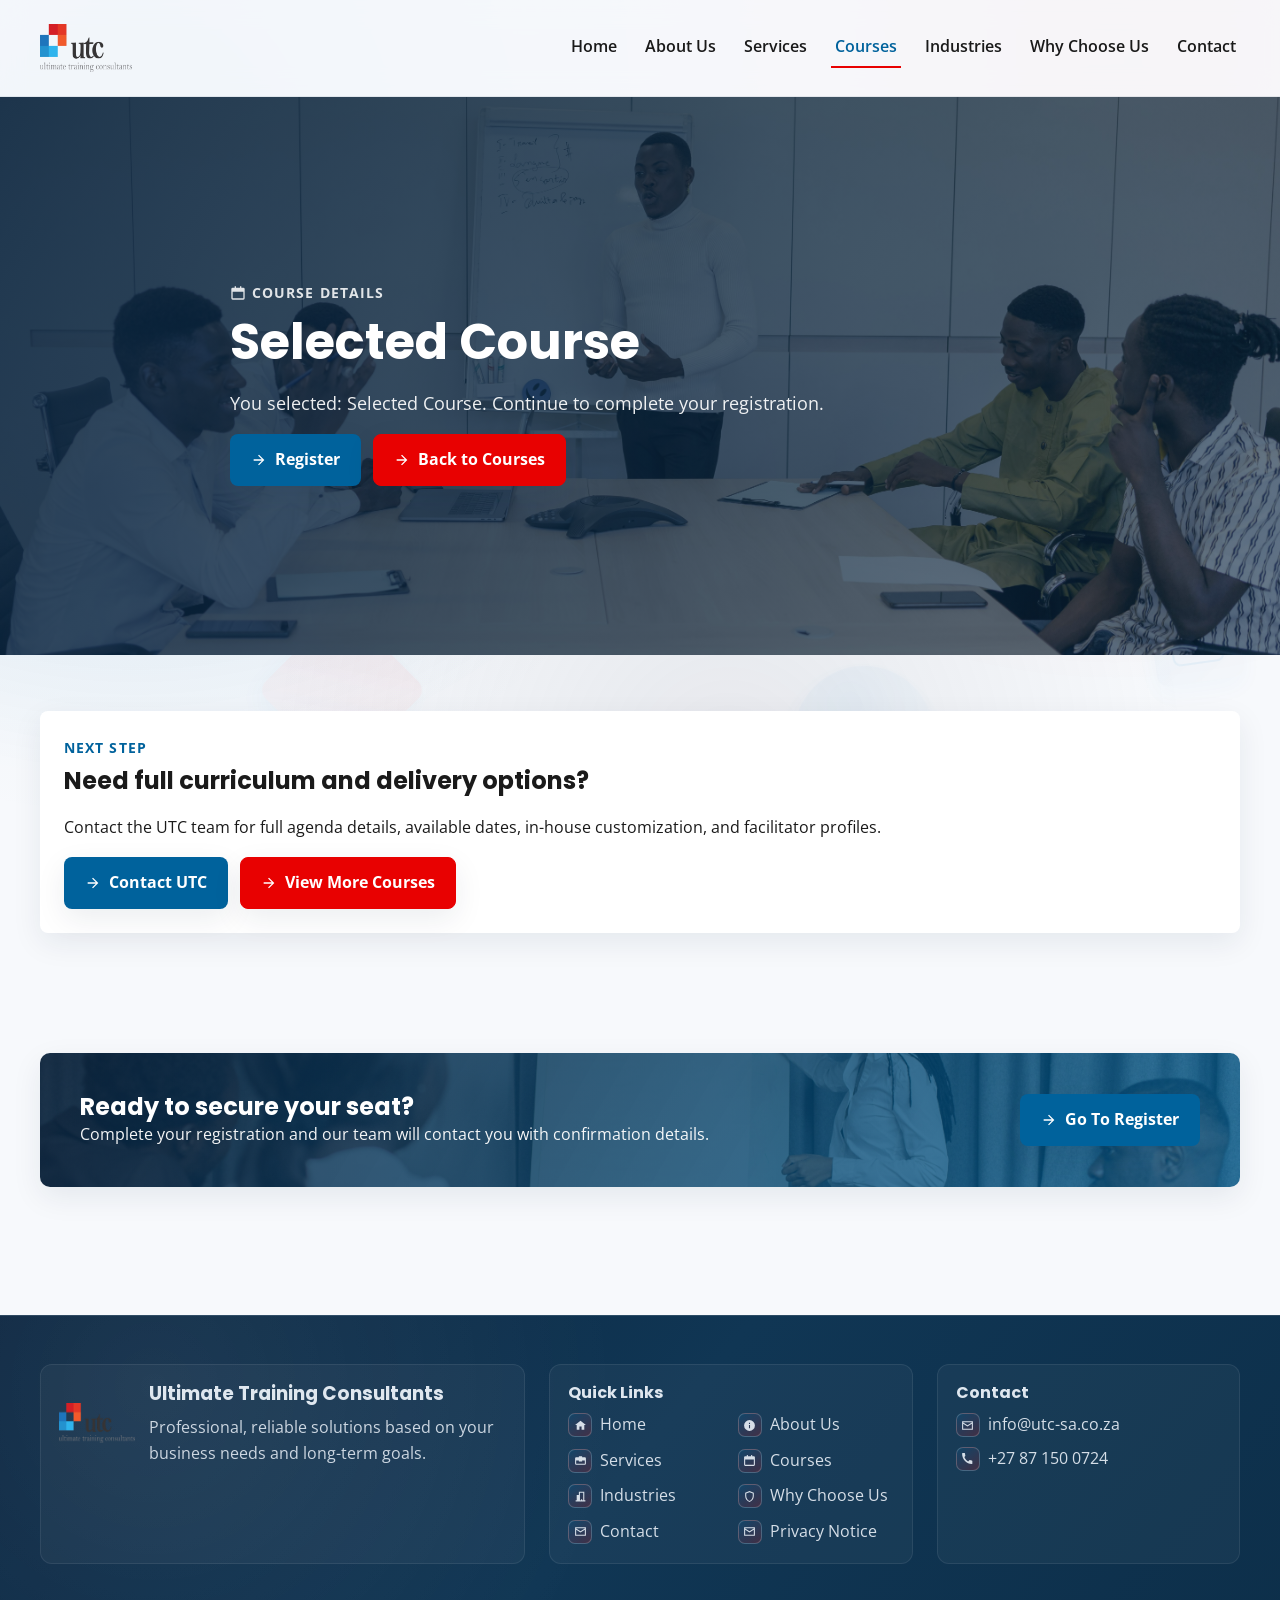
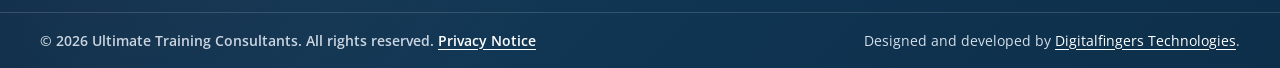
<file: course-details.html>
<!doctype html>
<html lang="en">
  <head>
    <meta charset="UTF-8" />
    <meta name="viewport" content="width=device-width, initial-scale=1.0" />
    <title>Course Details | Ultimate Training Consultants</title>
    <meta
      name="description"
      content="Review selected course information and continue to registration."
    />
    <link rel="preconnect" href="https://fonts.googleapis.com" />
    <link rel="preconnect" href="https://fonts.gstatic.com" crossorigin />
    <link
      href="https://fonts.googleapis.com/css2?family=Open+Sans:wght@400;600;700&family=Poppins:wght@600;700&display=swap"
      rel="stylesheet"
    />
    <link rel="stylesheet" href="assets/css/styles.css" />
  </head>
  <body class="courses-page">
    <div id="site-header"></div>

    <main>
      <section class="hero hero-events">
        <div class="container hero-page-content">
          <span class="eyebrow eyebrow-light">Course Details</span>
          <h1 id="course-detail-title">Selected Course</h1>
          <p class="lead lead-light" id="course-detail-summary">
            Review this course and proceed to registration.
          </p>
          <div class="hero-actions">
            <a class="btn btn-primary" id="course-detail-register" href="register.html">Register</a>
            <a class="btn btn-outline-light" href="courses.html">Back to Courses</a>
          </div>
        </div>
      </section>

      <section class="section section-tight">
        <div class="container hero-card">
          <span class="eyebrow no-eyebrow-icon">Next Step</span>
          <h2>Need full curriculum and delivery options?</h2>
          <p>
            Contact the UTC team for full agenda details, available dates, in-house customization,
            and facilitator profiles.
          </p>
          <div class="hero-actions">
            <a class="btn btn-primary" href="contact.html">Contact UTC</a>
            <a class="btn btn-outline" href="courses.html">View More Courses</a>
          </div>
        </div>
      </section>

      <div id="site-cta"></div>
    </main>

    <div id="site-footer"></div>

    <script src="assets/js/components.js"></script>
    <script>
      (function () {
        var params = new URLSearchParams(window.location.search);
        var course = params.get("course") || "Selected Course";

        var title = document.getElementById("course-detail-title");
        var summary = document.getElementById("course-detail-summary");
        var register = document.getElementById("course-detail-register");

        if (title) title.textContent = course;
        if (summary) summary.textContent = "You selected: " + course + ". Continue to complete your registration.";
        if (register) register.setAttribute("href", "/register.html?course=" + encodeURIComponent(course));
      })();

      window.UTCComponents.initPage({
        page: "courses",
        cta: {
          title: "Ready to secure your seat?",
          text: "Complete your registration and our team will contact you with confirmation details.",
          buttonText: "Go To Register",
          buttonHref: "register.html"
        }
      });
    </script>
  </body>
</html>
</file>
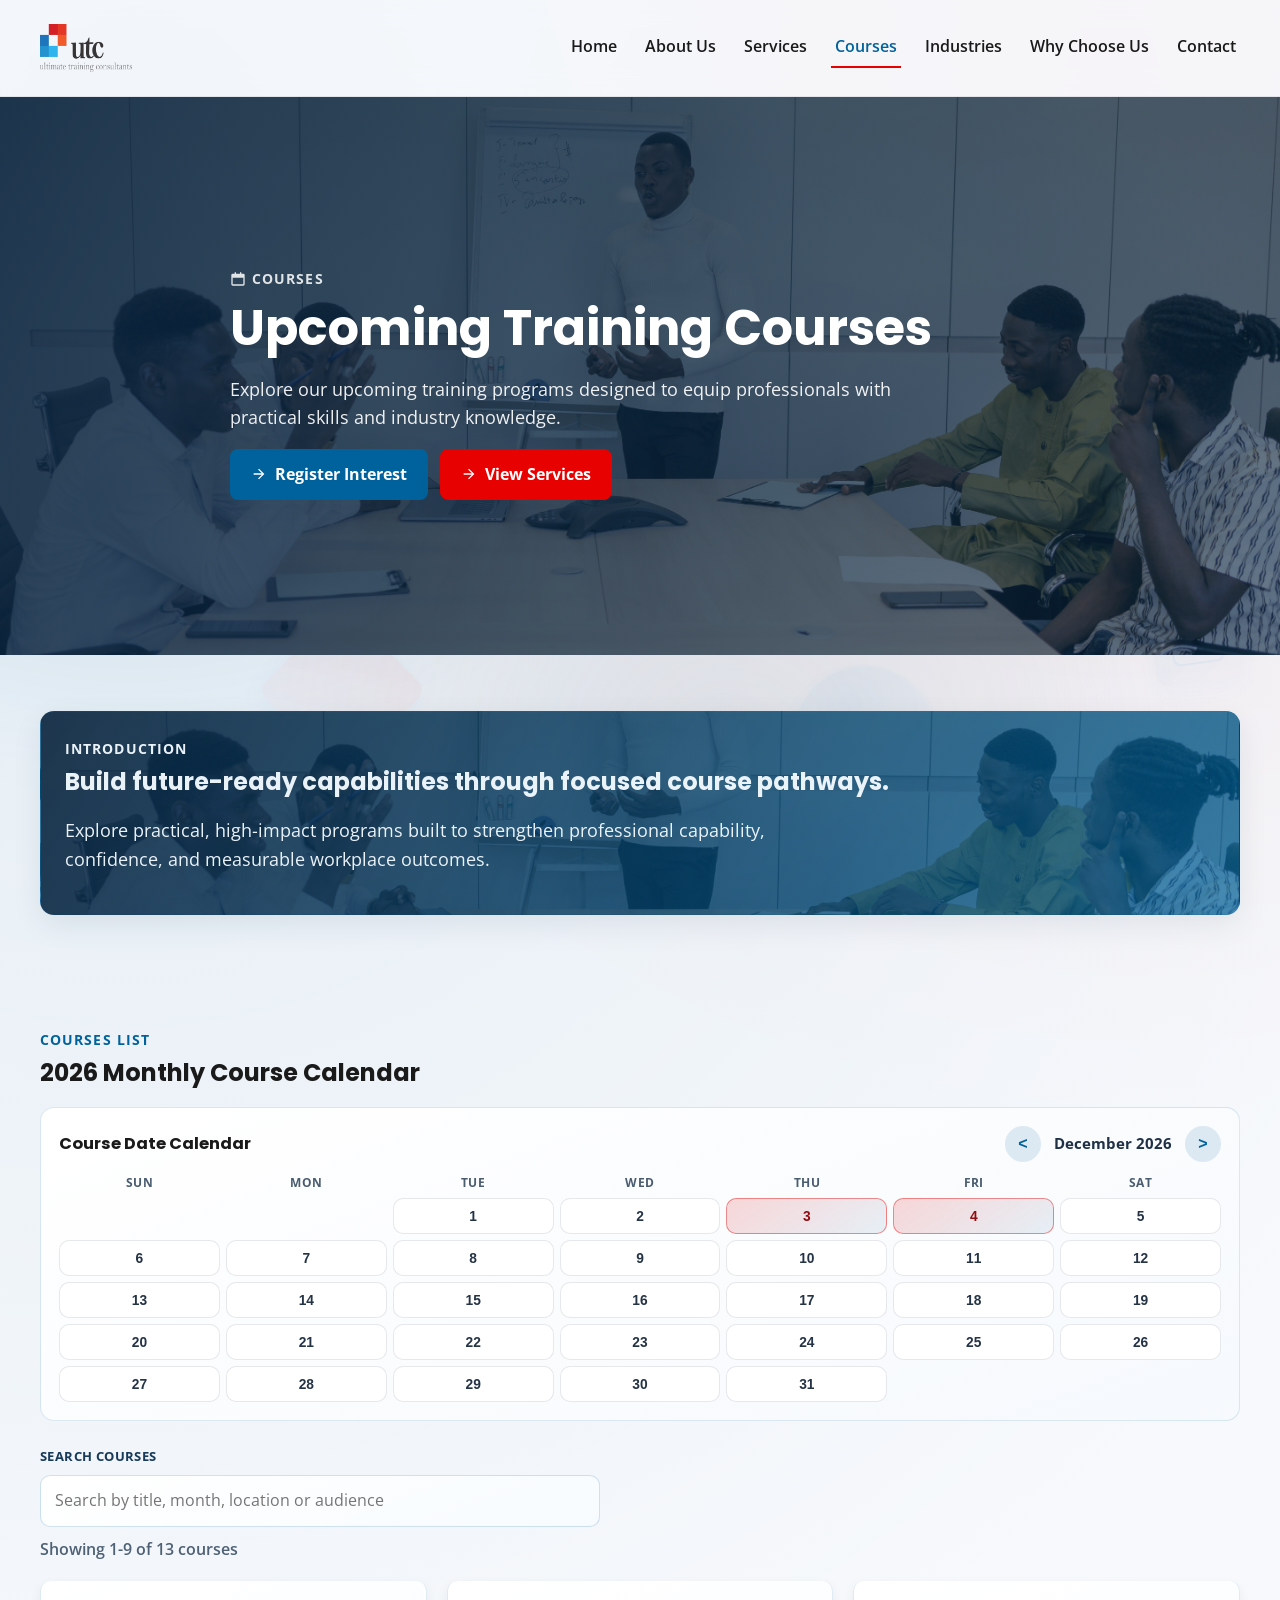
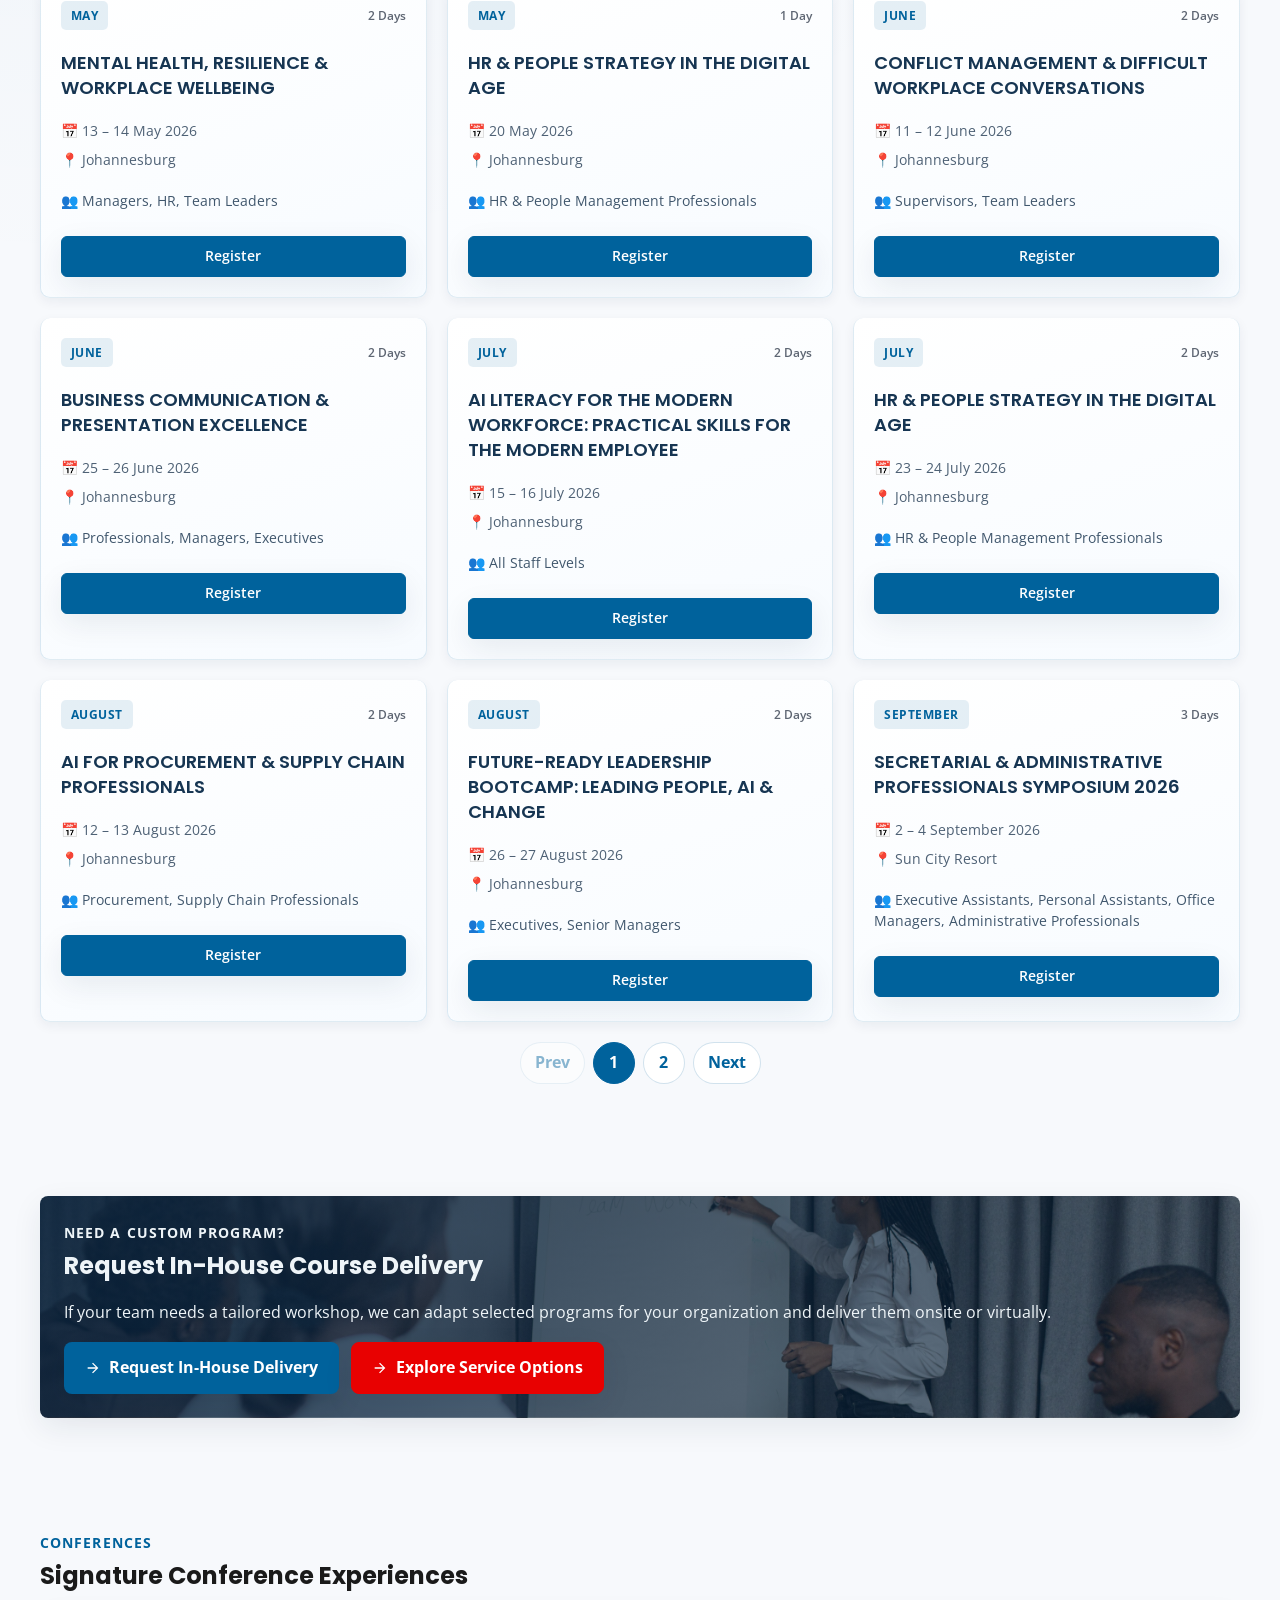
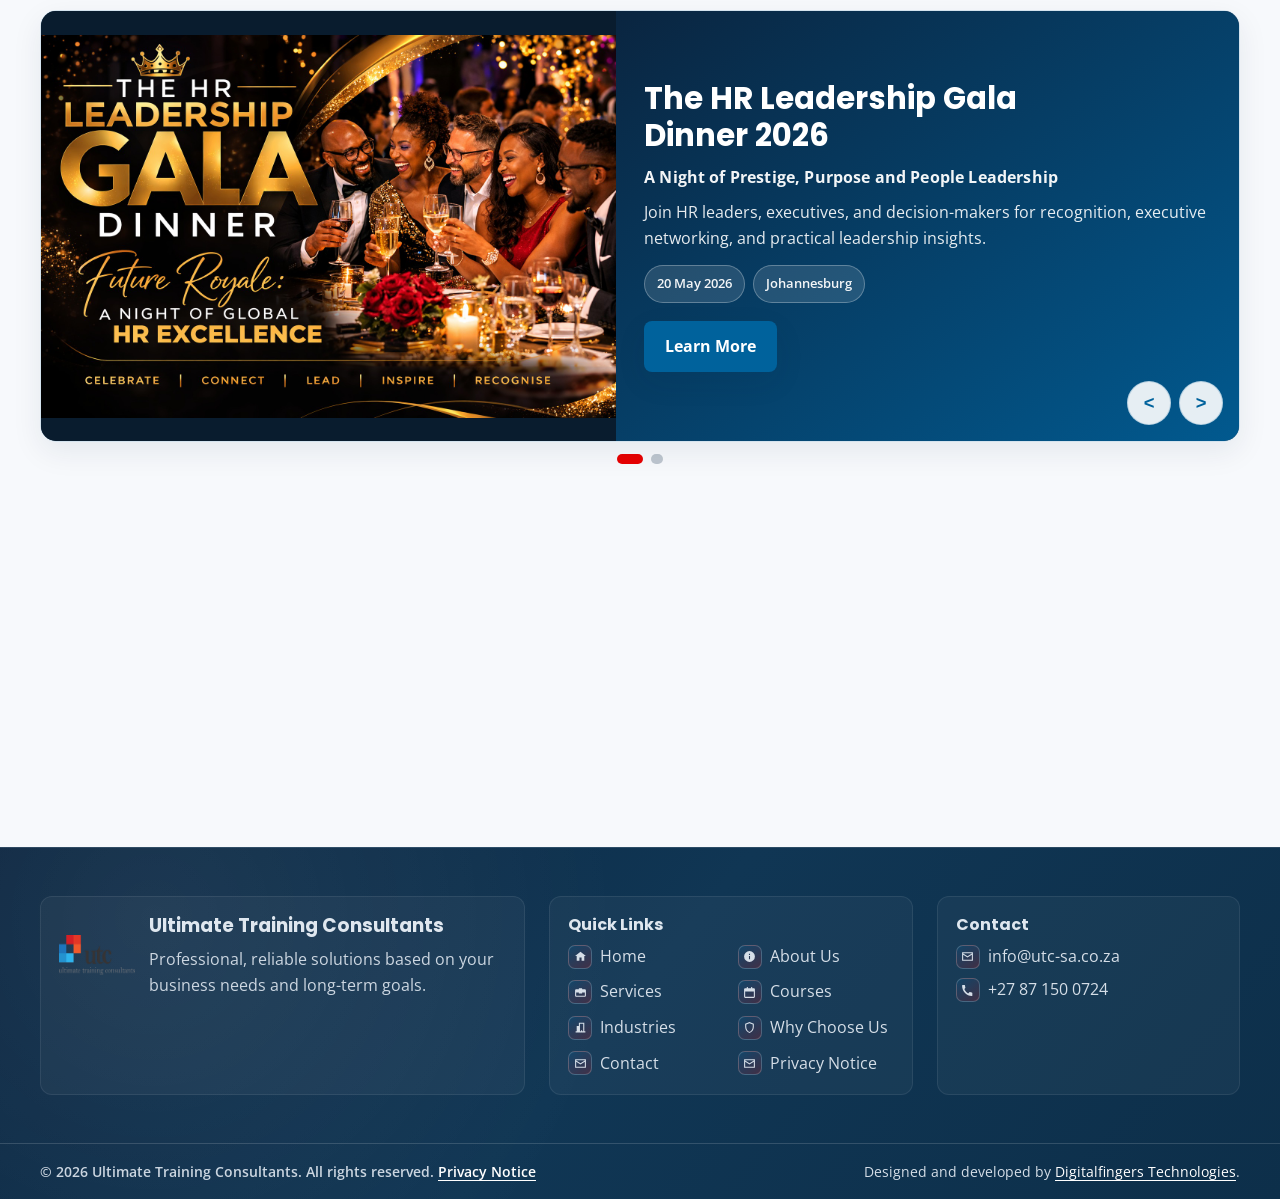
<file: courses.html>
<!doctype html>
<html lang="en">
  <head>
    <meta charset="UTF-8" />
    <meta name="viewport" content="width=device-width, initial-scale=1.0" />
    <title>Ultimate Training Consultants | Courses</title>
    <meta
      name="description"
      content="Explore upcoming UTC courses and training programs with brochures and registration options."
    />
    <link rel="preconnect" href="https://fonts.googleapis.com" />
    <link rel="preconnect" href="https://fonts.gstatic.com" crossorigin />
    <link
      href="https://fonts.googleapis.com/css2?family=Open+Sans:wght@400;600;700&family=Poppins:wght@600;700&display=swap"
      rel="stylesheet"
    />
    <link rel="stylesheet" href="assets/css/styles.css" />
  </head>
  <body class="courses-page">
    <div id="site-header"></div>

    <main>
      <section class="hero hero-events">
        <div class="container hero-page-content">
          <span class="eyebrow eyebrow-light">Courses</span>
          <h1>Upcoming Training Courses</h1>
          <p class="lead lead-light">
            Explore our upcoming training programs designed to equip professionals with practical skills and industry knowledge.
          </p>
          <div class="hero-actions">
            <a class="btn btn-primary" href="request-training.html">Register Interest</a>
            <a class="btn btn-outline-light" href="services.html">View Services</a>
          </div>
        </div>
      </section>

      <section class="section section-tight">
        <div class="container hero-card events-intro-card courses-intro-hero">
          <span class="eyebrow no-eyebrow-icon">Introduction</span>
          <h2>Build future-ready capabilities through focused course pathways.</h2>
          <p class="lead">
            Explore practical, high-impact programs built to strengthen professional capability, confidence, and measurable workplace outcomes.
          </p>
        </div>
      </section>

      <section class="section section-tight">
        <div class="container">
          <span class="eyebrow no-eyebrow-icon">Courses List</span>
          <h2>2026 Monthly Course Calendar</h2>

          <nav class="courses-month-jump" aria-label="Jump to course month">
            <a href="#month-may">May</a>
            <a href="#month-june">June</a>
            <a href="#month-july">July</a>
            <a href="#month-august">August</a>
            <a href="#month-september">September</a>
            <a href="#month-october">October</a>
            <a href="#month-november">November</a>
            <a href="#month-december">December</a>
          </nav>

          <section class="courses-calendar-panel" aria-labelledby="courses-calendar-title">
            <div class="courses-calendar-head">
              <h3 id="courses-calendar-title">Course Date Calendar</h3>
              <div class="courses-calendar-controls">
                <button type="button" class="courses-calendar-nav" data-course-cal-prev aria-label="Previous month">&lt;</button>
                <span class="courses-calendar-current" data-course-cal-label>Month Year</span>
                <button type="button" class="courses-calendar-nav" data-course-cal-next aria-label="Next month">&gt;</button>
              </div>
            </div>
            <div class="courses-calendar-grid" data-course-calendar></div>
            <div class="courses-calendar-popup" data-course-calendar-popup hidden>
              <article class="courses-calendar-popup-card" role="dialog" aria-modal="false" aria-label="Course details">
                <button type="button" class="courses-calendar-popup-close" data-course-calendar-close aria-label="Close details">&times;</button>
                <div data-course-calendar-popup-content>
                  <h4>Course details</h4>
                  <p>Select a highlighted date.</p>
                </div>
              </article>
            </div>
          </section>

          <div class="course-calendar-month" id="month-may">
            <h3 class="course-month-title">May</h3>
            <div class="course-schedule-grid">
              <article class="card event-card course-schedule-item">
                <h3>MENTAL HEALTH, RESILIENCE &amp; WORKPLACE WELLBEING</h3>
                <p class="event-meta"><span class="event-meta-icon" aria-hidden="true"><svg viewBox="0 0 24 24"><path d="M7 2h2v2h6V2h2v2h3a2 2 0 0 1 2 2v14a2 2 0 0 1-2 2H4a2 2 0 0 1-2-2V6a2 2 0 0 1 2-2h3V2Zm13 8H4v10h16V10Z"/></svg></span>13 – 14 May 2026</p>
                <p class="event-meta"><span class="event-meta-icon" aria-hidden="true"><svg viewBox="0 0 24 24"><path d="M12 2a7 7 0 0 0-7 7c0 5.4 7 13 7 13s7-7.6 7-13a7 7 0 0 0-7-7Zm0 9.5A2.5 2.5 0 1 1 14.5 9 2.5 2.5 0 0 1 12 11.5Z"/></svg></span>Johannesburg</p>
                <p><strong>Target Audience:</strong> Managers, HR, Team Leaders</p>
                <p><strong>Overview:</strong> Equip leaders to support mental wellbeing in high-pressure environments.</p>
                <p><strong>Key Focus Areas:</strong> Identifying burnout and stress risks, creating psychologically safe workplaces, practical wellbeing strategies.</p>
                <p><strong>Outcomes:</strong> Reduced absenteeism and burnout, improved employee morale, healthier workplace culture.</p>
                <div class="event-actions"><a class="btn btn-primary" href="request-training.html">Register Interest</a></div>
              </article>
              <article class="card event-card course-schedule-item">
                <h3>HR &amp; PEOPLE STRATEGY IN THE DIGITAL AGE</h3>
                <p class="event-meta"><span class="event-meta-icon" aria-hidden="true"><svg viewBox="0 0 24 24"><path d="M7 2h2v2h6V2h2v2h3a2 2 0 0 1 2 2v14a2 2 0 0 1-2 2H4a2 2 0 0 1-2-2V6a2 2 0 0 1 2-2h3V2Zm13 8H4v10h16V10Z"/></svg></span>20 May 2026</p>
                <p class="event-meta"><span class="event-meta-icon" aria-hidden="true"><svg viewBox="0 0 24 24"><path d="M12 2a7 7 0 0 0-7 7c0 5.4 7 13 7 13s7-7.6 7-13a7 7 0 0 0-7-7Zm0 9.5A2.5 2.5 0 1 1 14.5 9 2.5 2.5 0 0 1 12 11.5Z"/></svg></span>Johannesburg</p>
                <p><strong>Target Audience:</strong> HR &amp; People Management Professionals</p>
                <p><strong>Overview:</strong> A future-focused HR forum addressing digital HR, workforce planning, and compliance.</p>
                <p><strong>Key Focus Areas:</strong> HR technology trends, skills planning for the future workforce, employee experience and engagement.</p>
                <p><strong>Outcomes:</strong> Modernised HR strategies, improved workforce planning, stronger organisational performance.</p>
                <div class="event-actions"><a class="btn btn-primary" href="request-training.html">Register Interest</a></div>
              </article>
            </div>
          </div>

          <div class="course-calendar-month" id="month-june">
            <h3 class="course-month-title">June</h3>
            <div class="course-schedule-grid">
              <article class="card event-card course-schedule-item">
                <h3>CONFLICT MANAGEMENT &amp; DIFFICULT WORKPLACE CONVERSATIONS</h3>
                <p class="event-meta"><span class="event-meta-icon" aria-hidden="true"><svg viewBox="0 0 24 24"><path d="M7 2h2v2h6V2h2v2h3a2 2 0 0 1 2 2v14a2 2 0 0 1-2 2H4a2 2 0 0 1-2-2V6a2 2 0 0 1 2-2h3V2Zm13 8H4v10h16V10Z"/></svg></span>11 – 12 June 2026</p>
                <p class="event-meta"><span class="event-meta-icon" aria-hidden="true"><svg viewBox="0 0 24 24"><path d="M12 2a7 7 0 0 0-7 7c0 5.4 7 13 7 13s7-7.6 7-13a7 7 0 0 0-7-7Zm0 9.5A2.5 2.5 0 1 1 14.5 9 2.5 2.5 0 0 1 12 11.5Z"/></svg></span>Johannesburg</p>
                <p><strong>Target Audience:</strong> Supervisors, Team Leaders</p>
                <p><strong>Overview:</strong> Develop practical skills to manage conflict constructively.</p>
                <p><strong>Key Focus Areas:</strong> Root causes of workplace conflict, assertive communication techniques, mediation and resolution strategies.</p>
                <p><strong>Outcomes:</strong> Reduced workplace tension, improved team relationships, stronger leadership confidence.</p>
                <div class="event-actions"><a class="btn btn-primary" href="request-training.html">Register Interest</a></div>
              </article>
              <article class="card event-card course-schedule-item">
                <h3>BUSINESS COMMUNICATION &amp; PRESENTATION EXCELLENCE</h3>
                <p class="event-meta"><span class="event-meta-icon" aria-hidden="true"><svg viewBox="0 0 24 24"><path d="M7 2h2v2h6V2h2v2h3a2 2 0 0 1 2 2v14a2 2 0 0 1-2 2H4a2 2 0 0 1-2-2V6a2 2 0 0 1 2-2h3V2Zm13 8H4v10h16V10Z"/></svg></span>25 – 26 June 2026</p>
                <p class="event-meta"><span class="event-meta-icon" aria-hidden="true"><svg viewBox="0 0 24 24"><path d="M12 2a7 7 0 0 0-7 7c0 5.4 7 13 7 13s7-7.6 7-13a7 7 0 0 0-7-7Zm0 9.5A2.5 2.5 0 1 1 14.5 9 2.5 2.5 0 0 1 12 11.5Z"/></svg></span>Johannesburg</p>
                <p><strong>Target Audience:</strong> Professionals, Managers, Executives</p>
                <p><strong>Overview:</strong> Enhance professional communication and presentation impact.</p>
                <p><strong>Key Focus Areas:</strong> Structured business messaging, executive-level presentations, storytelling with data.</p>
                <p><strong>Outcomes:</strong> Clear, confident communication, increased professional influence, improved stakeholder engagement.</p>
                <div class="event-actions"><a class="btn btn-primary" href="request-training.html">Register Interest</a></div>
              </article>
            </div>
          </div>

          <div class="course-calendar-month" id="month-july">
            <h3 class="course-month-title">July</h3>
            <div class="course-schedule-grid">
              <article class="card event-card course-schedule-item">
                <h3>AI LITERACY FOR THE MODERN WORKFORCE: PRACTICAL SKILLS FOR THE MODERN EMPLOYEE</h3>
                <p class="event-meta"><span class="event-meta-icon" aria-hidden="true"><svg viewBox="0 0 24 24"><path d="M7 2h2v2h6V2h2v2h3a2 2 0 0 1 2 2v14a2 2 0 0 1-2 2H4a2 2 0 0 1-2-2V6a2 2 0 0 1 2-2h3V2Zm13 8H4v10h16V10Z"/></svg></span>15 – 16 July 2026</p>
                <p class="event-meta"><span class="event-meta-icon" aria-hidden="true"><svg viewBox="0 0 24 24"><path d="M12 2a7 7 0 0 0-7 7c0 5.4 7 13 7 13s7-7.6 7-13a7 7 0 0 0-7-7Zm0 9.5A2.5 2.5 0 1 1 14.5 9 2.5 2.5 0 0 1 12 11.5Z"/></svg></span>Johannesburg</p>
                <p><strong>Target Audience:</strong> All Staff Levels</p>
                <p><strong>Overview:</strong> Build a strong foundation in AI and understand how it is transforming the modern workplace.</p>
                <p><strong>Key Focus Areas:</strong> Understanding AI, machine learning, and automation; practical AI tools for everyday work; ethical considerations and risks of AI.</p>
                <p><strong>Outcomes:</strong> Increased AI awareness and confidence, ability to apply AI tools in daily tasks, reduced resistance to digital transformation.</p>
                <div class="event-actions"><a class="btn btn-primary" href="request-training.html">Register Interest</a></div>
              </article>
              <article class="card event-card course-schedule-item">
                <h3>HR &amp; PEOPLE STRATEGY IN THE DIGITAL AGE</h3>
                <p class="event-meta"><span class="event-meta-icon" aria-hidden="true"><svg viewBox="0 0 24 24"><path d="M7 2h2v2h6V2h2v2h3a2 2 0 0 1 2 2v14a2 2 0 0 1-2 2H4a2 2 0 0 1-2-2V6a2 2 0 0 1 2-2h3V2Zm13 8H4v10h16V10Z"/></svg></span>23 – 24 July 2026</p>
                <p class="event-meta"><span class="event-meta-icon" aria-hidden="true"><svg viewBox="0 0 24 24"><path d="M12 2a7 7 0 0 0-7 7c0 5.4 7 13 7 13s7-7.6 7-13a7 7 0 0 0-7-7Zm0 9.5A2.5 2.5 0 1 1 14.5 9 2.5 2.5 0 0 1 12 11.5Z"/></svg></span>Johannesburg</p>
                <p><strong>Target Audience:</strong> HR &amp; People Management Professionals</p>
                <p><strong>Overview:</strong> A future-focused HR forum addressing digital HR, workforce planning, and compliance.</p>
                <p><strong>Key Focus Areas:</strong> HR technology trends, skills planning for the future workforce, employee experience and engagement.</p>
                <p><strong>Outcomes:</strong> Modernised HR strategies, improved workforce planning, stronger organisational performance.</p>
                <div class="event-actions"><a class="btn btn-primary" href="request-training.html">Register Interest</a></div>
              </article>
            </div>
          </div>

          <div class="course-calendar-month" id="month-august">
            <h3 class="course-month-title">August</h3>
            <div class="course-schedule-grid">
              <article class="card event-card course-schedule-item">
                <h3>AI FOR PROCUREMENT &amp; SUPPLY CHAIN PROFESSIONALS</h3>
                <p class="event-meta"><span class="event-meta-icon" aria-hidden="true"><svg viewBox="0 0 24 24"><path d="M7 2h2v2h6V2h2v2h3a2 2 0 0 1 2 2v14a2 2 0 0 1-2 2H4a2 2 0 0 1-2-2V6a2 2 0 0 1 2-2h3V2Zm13 8H4v10h16V10Z"/></svg></span>12 – 13 August 2026</p>
                <p class="event-meta"><span class="event-meta-icon" aria-hidden="true"><svg viewBox="0 0 24 24"><path d="M12 2a7 7 0 0 0-7 7c0 5.4 7 13 7 13s7-7.6 7-13a7 7 0 0 0-7-7Zm0 9.5A2.5 2.5 0 1 1 14.5 9 2.5 2.5 0 0 1 12 11.5Z"/></svg></span>Johannesburg</p>
                <p><strong>Target Audience:</strong> Procurement, Supply Chain Professionals</p>
                <p><strong>Overview:</strong> Leverage AI to improve procurement efficiency, supplier management, and risk mitigation.</p>
                <p><strong>Key Focus Areas:</strong> AI in demand forecasting and supplier analysis, risk identification and mitigation using AI, automation in procurement processes.</p>
                <p><strong>Outcomes:</strong> Improved supply chain efficiency, better decision-making and cost control, enhanced supplier performance management.</p>
                <div class="event-actions"><a class="btn btn-primary" href="request-training.html">Register Interest</a></div>
              </article>
              <article class="card event-card course-schedule-item">
                <h3>FUTURE-READY LEADERSHIP BOOTCAMP: LEADING PEOPLE, AI &amp; CHANGE</h3>
                <p class="event-meta"><span class="event-meta-icon" aria-hidden="true"><svg viewBox="0 0 24 24"><path d="M7 2h2v2h6V2h2v2h3a2 2 0 0 1 2 2v14a2 2 0 0 1-2 2H4a2 2 0 0 1-2-2V6a2 2 0 0 1 2-2h3V2Zm13 8H4v10h16V10Z"/></svg></span>26 – 27 August 2026</p>
                <p class="event-meta"><span class="event-meta-icon" aria-hidden="true"><svg viewBox="0 0 24 24"><path d="M12 2a7 7 0 0 0-7 7c0 5.4 7 13 7 13s7-7.6 7-13a7 7 0 0 0-7-7Zm0 9.5A2.5 2.5 0 1 1 14.5 9 2.5 2.5 0 0 1 12 11.5Z"/></svg></span>Johannesburg</p>
                <p><strong>Target Audience:</strong> Executives, Senior Managers</p>
                <p><strong>Overview:</strong> Prepare leaders to navigate AI disruption, workforce transformation, and continuous change.</p>
                <p><strong>Key Focus Areas:</strong> Leading in uncertainty and complexity, decision-making in AI-augmented environments, building agile and accountable leadership teams.</p>
                <p><strong>Outcomes:</strong> Confident, future-focused leadership, improved strategic agility, stronger change leadership capability.</p>
                <div class="event-actions"><a class="btn btn-primary" href="request-training.html">Register Interest</a></div>
              </article>
            </div>
          </div>

          <div class="course-calendar-month" id="month-september">
            <h3 class="course-month-title">September</h3>
            <div class="course-schedule-grid">
              <article class="card event-card course-schedule-item">
                <h3>SECRETARIAL &amp; ADMINISTRATIVE PROFESSIONALS SYMPOSIUM 2026</h3>
                <p class="event-meta"><span class="event-meta-icon" aria-hidden="true"><svg viewBox="0 0 24 24"><path d="M7 2h2v2h6V2h2v2h3a2 2 0 0 1 2 2v14a2 2 0 0 1-2 2H4a2 2 0 0 1-2-2V6a2 2 0 0 1 2-2h3V2Zm13 8H4v10h16V10Z"/></svg></span>2 – 4 September 2026</p>
                <p class="event-meta"><span class="event-meta-icon" aria-hidden="true"><svg viewBox="0 0 24 24"><path d="M12 2a7 7 0 0 0-7 7c0 5.4 7 13 7 13s7-7.6 7-13a7 7 0 0 0-7-7Zm0 9.5A2.5 2.5 0 1 1 14.5 9 2.5 2.5 0 0 1 12 11.5Z"/></svg></span>Sun City Resort</p>
                <p><strong>Target Audience:</strong> Executive Assistants, Personal Assistants, Office Managers, Administrative Professionals</p>
                <p><strong>Overview:</strong> Our annual flagship Secretaries Day celebration, designed to empower administrative professionals with modern skills, confidence, and tools for today’s digital workplace.</p>
                <p><strong>Key Focus Areas:</strong> AI tools for administrative excellence, digital productivity and smart workflow management, professional communication and executive support.</p>
                <p><strong>Outcomes:</strong> Increased confidence and professional presence, improved efficiency and productivity, enhanced communication and organisational skills.</p>
                <div class="event-actions"><a class="btn btn-primary" href="request-training.html">Register Interest</a></div>
              </article>
              <article class="card event-card course-schedule-item">
                <h3>AI-POWERED PROJECT MANAGEMENT</h3>
                <p class="event-meta"><span class="event-meta-icon" aria-hidden="true"><svg viewBox="0 0 24 24"><path d="M7 2h2v2h6V2h2v2h3a2 2 0 0 1 2 2v14a2 2 0 0 1-2 2H4a2 2 0 0 1-2-2V6a2 2 0 0 1 2-2h3V2Zm13 8H4v10h16V10Z"/></svg></span>9 – 11 September 2026</p>
                <p class="event-meta"><span class="event-meta-icon" aria-hidden="true"><svg viewBox="0 0 24 24"><path d="M12 2a7 7 0 0 0-7 7c0 5.4 7 13 7 13s7-7.6 7-13a7 7 0 0 0-7-7Zm0 9.5A2.5 2.5 0 1 1 14.5 9 2.5 2.5 0 0 1 12 11.5Z"/></svg></span>Johannesburg</p>
                <p><strong>Target Audience:</strong> Project Managers, Team Leads</p>
                <p><strong>Overview:</strong> Integrate AI into project planning, execution, and monitoring for improved delivery outcomes.</p>
                <p><strong>Key Focus Areas:</strong> AI tools for project planning and scheduling, risk prediction and mitigation, data-driven project decision-making.</p>
                <p><strong>Outcomes:</strong> Improved project delivery success rates, enhanced productivity and efficiency, better risk and resource management.</p>
                <div class="event-actions"><a class="btn btn-primary" href="request-training.html">Register Interest</a></div>
              </article>
            </div>
          </div>

          <div class="course-calendar-month" id="month-october">
            <h3 class="course-month-title">October</h3>
            <div class="course-schedule-grid">
              <article class="card event-card course-schedule-item">
                <h3>AI FOR FINANCIAL PLANNING &amp; ANALYSIS (FP&amp;A)</h3>
                <p class="event-meta"><span class="event-meta-icon" aria-hidden="true"><svg viewBox="0 0 24 24"><path d="M7 2h2v2h6V2h2v2h3a2 2 0 0 1 2 2v14a2 2 0 0 1-2 2H4a2 2 0 0 1-2-2V6a2 2 0 0 1 2-2h3V2Zm13 8H4v10h16V10Z"/></svg></span>14 – 15 October 2026</p>
                <p class="event-meta"><span class="event-meta-icon" aria-hidden="true"><svg viewBox="0 0 24 24"><path d="M12 2a7 7 0 0 0-7 7c0 5.4 7 13 7 13s7-7.6 7-13a7 7 0 0 0-7-7Zm0 9.5A2.5 2.5 0 1 1 14.5 9 2.5 2.5 0 0 1 12 11.5Z"/></svg></span>Johannesburg</p>
                <p><strong>Target Audience:</strong> Finance Professionals, Analysts</p>
                <p><strong>Overview:</strong> Enhance financial planning and analysis through AI-driven insights and automation.</p>
                <p><strong>Key Focus Areas:</strong> AI in forecasting and budgeting, financial modelling and data analysis, automating reporting and dashboards.</p>
                <p><strong>Outcomes:</strong> Faster and more accurate financial insights, improved forecasting capabilities, enhanced strategic decision-making.</p>
                <div class="event-actions"><a class="btn btn-primary" href="request-training.html">Register Interest</a></div>
              </article>
            </div>
          </div>

          <div class="course-calendar-month" id="month-november">
            <h3 class="course-month-title">November</h3>
            <div class="course-schedule-grid">
              <article class="card event-card course-schedule-item">
                <h3>ARTIFICIAL INTELLIGENCE IN BANKING &amp; FINANCIAL SERVICES</h3>
                <p class="event-meta"><span class="event-meta-icon" aria-hidden="true"><svg viewBox="0 0 24 24"><path d="M7 2h2v2h6V2h2v2h3a2 2 0 0 1 2 2v14a2 2 0 0 1-2 2H4a2 2 0 0 1-2-2V6a2 2 0 0 1 2-2h3V2Zm13 8H4v10h16V10Z"/></svg></span>11 – 12 November 2026</p>
                <p class="event-meta"><span class="event-meta-icon" aria-hidden="true"><svg viewBox="0 0 24 24"><path d="M12 2a7 7 0 0 0-7 7c0 5.4 7 13 7 13s7-7.6 7-13a7 7 0 0 0-7-7Zm0 9.5A2.5 2.5 0 1 1 14.5 9 2.5 2.5 0 0 1 12 11.5Z"/></svg></span>Johannesburg</p>
                <p><strong>Target Audience:</strong> Banking, Financial Services Professionals</p>
                <p><strong>Overview:</strong> Explore how AI is transforming financial services, risk management, and customer experience.</p>
                <p><strong>Key Focus Areas:</strong> AI in fraud detection and risk management, customer experience and personalization, regulatory and compliance considerations.</p>
                <p><strong>Outcomes:</strong> Improved financial service delivery, enhanced risk management, greater understanding of fintech innovation.</p>
                <div class="event-actions"><a class="btn btn-primary" href="request-training.html">Register Interest</a></div>
              </article>
            </div>
          </div>

          <div class="course-calendar-month" id="month-december">
            <h3 class="course-month-title">December</h3>
            <div class="course-schedule-grid">
              <article class="card event-card course-schedule-item">
                <h3>AI STRATEGY &amp; INNOVATION FOR LEADERS</h3>
                <p class="event-meta"><span class="event-meta-icon" aria-hidden="true"><svg viewBox="0 0 24 24"><path d="M7 2h2v2h6V2h2v2h3a2 2 0 0 1 2 2v14a2 2 0 0 1-2 2H4a2 2 0 0 1-2-2V6a2 2 0 0 1 2-2h3V2Zm13 8H4v10h16V10Z"/></svg></span>3 – 4 December 2026</p>
                <p class="event-meta"><span class="event-meta-icon" aria-hidden="true"><svg viewBox="0 0 24 24"><path d="M12 2a7 7 0 0 0-7 7c0 5.4 7 13 7 13s7-7.6 7-13a7 7 0 0 0-7-7Zm0 9.5A2.5 2.5 0 1 1 14.5 9 2.5 2.5 0 0 1 12 11.5Z"/></svg></span>Cape Town</p>
                <p><strong>Target Audience:</strong> Executives, Senior Management</p>
                <p><strong>Overview:</strong> Equip leaders to drive AI adoption and innovation across their organisations.</p>
                <p><strong>Key Focus Areas:</strong> Building an AI adoption roadmap, change management in digital transformation, identifying AI opportunities across departments.</p>
                <p><strong>Outcomes:</strong> Clear AI strategy for the organisation, stronger innovation capability, leadership confidence in digital transformation.</p>
                <div class="event-actions"><a class="btn btn-primary" href="request-training.html">Register Interest</a></div>
              </article>
            </div>
          </div>

        </div>
      </section>

      <section class="section section-tight">
        <div class="container hero-card course-custom-program-section">
          <span class="eyebrow no-eyebrow-icon">Need a Custom Program?</span>
          <h2>Request In-House Course Delivery</h2>
          <p>
            If your team needs a tailored workshop, we can adapt selected programs for your organization and deliver them onsite or virtually.
          </p>
          <div class="hero-actions">
            <a class="btn btn-primary" href="contact.html">Request In-House Delivery</a>
            <a class="btn btn-outline" href="services.html">Explore Service Options</a>
          </div>
        </div>
      </section>

      <section class="section section-tight">
        <div class="container">
          <span class="eyebrow no-eyebrow-icon">Conferences</span>
          <h2>Signature Conference Experiences</h2>
          <div class="courses-conference-carousel" data-courses-conference-carousel>
            <div class="courses-conference-track">
              <article
                class="courses-conference-card courses-conference-slide"
              >
                <div class="conference-split">
                  <div class="conference-media">
                    <img src="assets/images/leadership.jpeg" alt="Leadership event" />
                  </div>
                  <div class="conference-copy">
                    <h3>The HR Leadership Gala Dinner 2026</h3>
                    <p class="conference-highlight">A Night of Prestige, Purpose and People Leadership</p>
                    <p class="conference-description">Join HR leaders, executives, and decision-makers for recognition, executive networking, and practical leadership insights.</p>
                    <div class="conference-meta" aria-label="Event details">
                      <span class="conference-meta-item">20 May 2026</span>
                      <span class="conference-meta-item">Johannesburg</span>
                    </div>
                    <div class="conference-card-actions">
                      <a class="btn btn-primary" href="courses.html">Learn More</a>
                    </div>
                  </div>
                </div>
              </article>

              <article
                class="courses-conference-card courses-conference-slide"
              >
                <div class="conference-split">
                  <div class="conference-media">
                    <img src="assets/images/secretarial.jpeg" alt="Secretarial event" />
                  </div>
                  <div class="conference-copy">
                    <h3>Secretarial and Administrative Professionals Symposium 2026</h3>
                    <p class="conference-highlight">Reimagine. Connect. Celebrate.</p>
                    <p class="conference-description">A focused three-day event for administrative professionals covering modern office practices, productivity, and executive support excellence.</p>
                    <div class="conference-meta" aria-label="Event details">
                      <span class="conference-meta-item">2 - 4 September 2026</span>
                      <span class="conference-meta-item">Sun City Resort</span>
                    </div>
                    <div class="conference-card-actions">
                      <a class="btn btn-primary" href="courses.html">Learn More</a>
                    </div>
                  </div>
                </div>
              </article>
            </div>

            <div class="courses-conference-controls">
              <button class="courses-conference-nav" type="button" data-courses-prev aria-label="Previous conference">&lt;</button>
              <button class="courses-conference-nav" type="button" data-courses-next aria-label="Next conference">&gt;</button>
            </div>
          </div>
          <div class="courses-conference-dots" aria-label="Conference slides">
            <button class="courses-conference-dot active" type="button" aria-label="Conference slide 1"></button>
            <button class="courses-conference-dot" type="button" aria-label="Conference slide 2"></button>
          </div>
        </div>
      </section>

      <div id="site-cta"></div>
    </main>

    <div id="site-footer"></div>

    <script src="assets/js/components.js"></script>
    <script>
      window.UTCComponents.initPage({
        page: "courses",
        cta: {
          title: "Ready to enroll your team in upcoming courses?",
          text: "Share your preferred program and participant details, and we will guide you through registration quickly.",
          buttonText: "Register Interest",
          buttonHref: "contact.html"
        }
      });
    </script>
  </body>
</html>
</file>
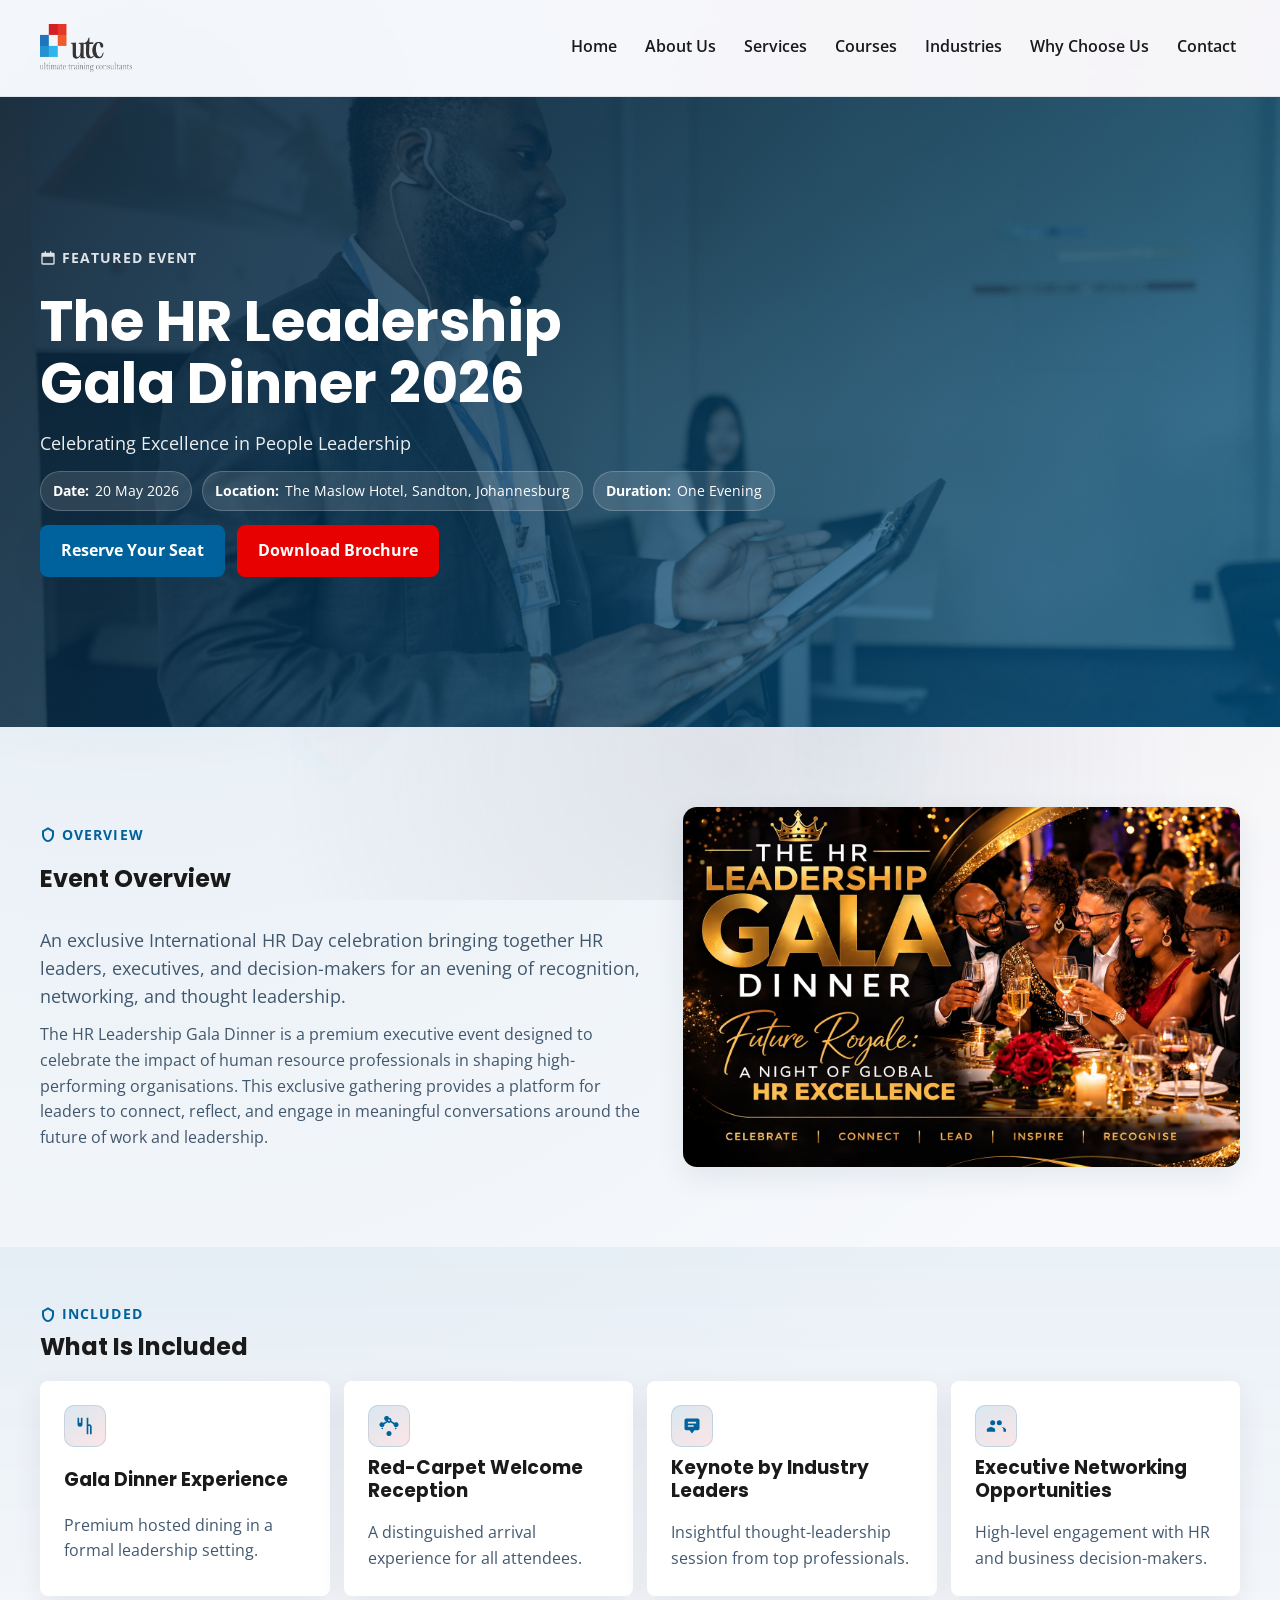
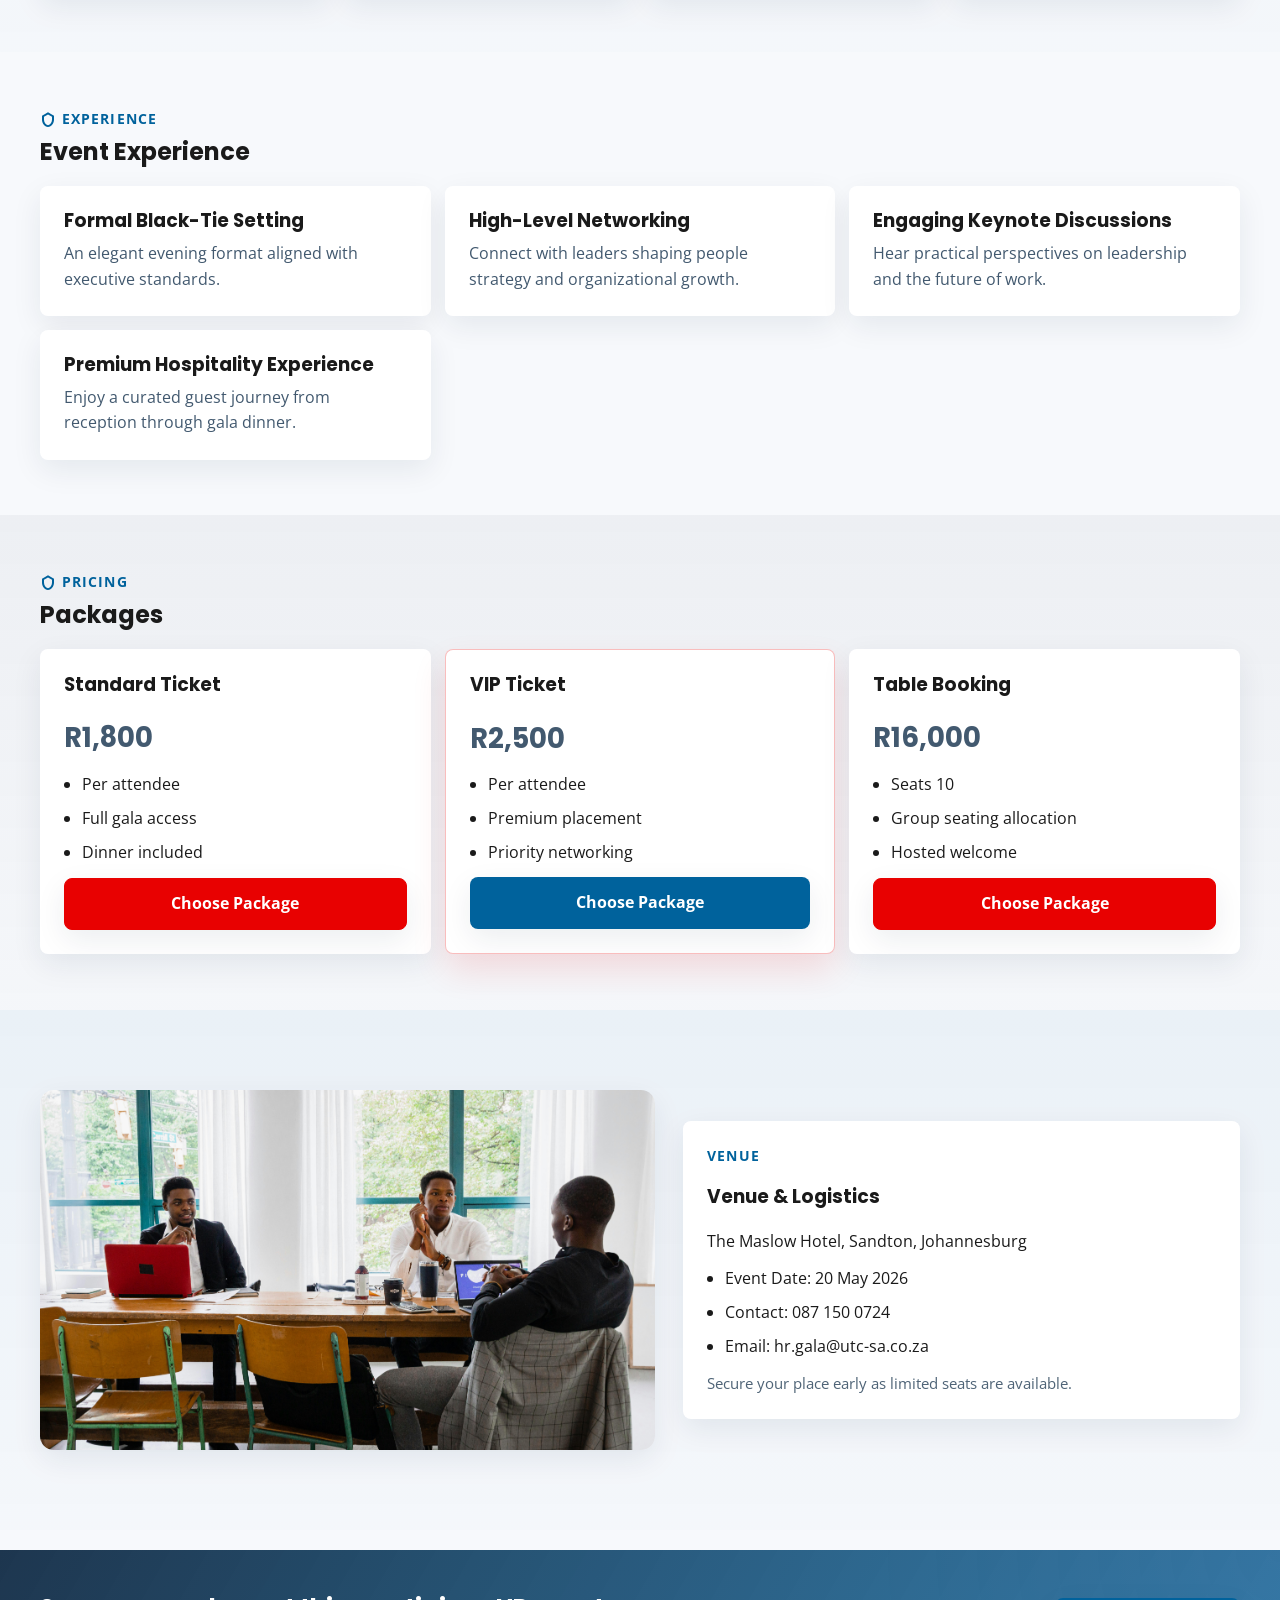
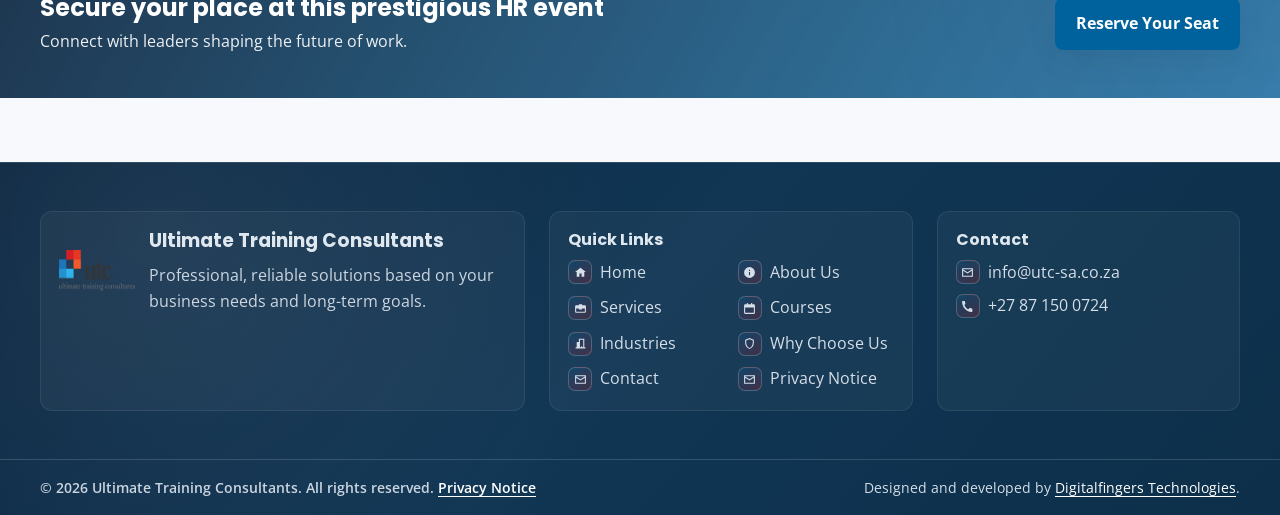
<file: event-detail.html>
<!doctype html>
<html lang="en">
  <head>
    <meta charset="UTF-8" />
    <meta name="viewport" content="width=device-width, initial-scale=1.0" />
    <title>Ultimate Training Consultants | Featured Event</title>
    <meta
      name="description"
      content="Explore a featured UTC event with tailored event details, agenda highlights, and registration information."
    />
    <link rel="preconnect" href="https://fonts.googleapis.com" />
    <link rel="preconnect" href="https://fonts.gstatic.com" crossorigin />
    <link
      href="https://fonts.googleapis.com/css2?family=Open+Sans:wght@400;600;700&family=Poppins:wght@600;700&display=swap"
      rel="stylesheet"
    />
    <link rel="stylesheet" href="assets/css/styles.css" />
  </head>
  <body class="event-detail-page">
    <div id="site-header"></div>

    <main>
      <section class="event2-hero" data-event-hero>
        <div class="container event2-hero-inner">
          <span class="eyebrow eyebrow-light">Featured Event</span>
          <h1 data-event-title>Event title</h1>
          <p class="lead lead-light" data-event-tagline>Event tagline</p>
          <div class="event2-meta-row">
            <span class="event2-meta-pill"><strong>Date:</strong> <span data-event-date></span></span>
            <span class="event2-meta-pill"><strong>Location:</strong> <span data-event-location></span></span>
            <span class="event2-meta-pill"><strong>Duration:</strong> <span data-event-duration></span></span>
          </div>
          <div class="hero-actions">
            <a class="btn btn-primary" data-event-register href="#">Reserve Your Seat</a>
            <a class="btn btn-outline-light" data-event-brochure href="assets/events/leadership-workshop.pdf">Download Brochure</a>
            <a class="btn btn-outline-light" data-event-sponsor href="contact.html" hidden>Sponsor Event</a>
          </div>
        </div>
      </section>

      <section class="section event2-overview">
        <div class="container event2-split">
          <div class="event2-overview-copy">
            <span class="eyebrow">Overview</span>
            <h2 data-event-overview-title>Event Overview</h2>
            <p class="lead" data-event-summary></p>
            <p data-event-overview-copy></p>
          </div>
          <div class="event2-overview-media">
            <img data-event-overview-image src="" alt="" />
          </div>
        </div>
      </section>

      <section class="section section-tight event2-included">
        <div class="container">
          <span class="eyebrow">Included</span>
          <h2>What Is Included</h2>
          <div class="event2-included-grid" data-event-included></div>
        </div>
      </section>

      <section class="section section-tight event2-experience">
        <div class="container">
          <span class="eyebrow">Experience</span>
          <h2 data-event-experience-title>Experience</h2>
          <div class="event2-experience-grid" data-event-experience></div>
        </div>
      </section>

      <section class="section section-tight event2-pricing-wrap">
        <div class="container">
          <span class="eyebrow">Pricing</span>
          <h2>Packages</h2>
          <div class="event2-pricing-grid" data-event-pricing></div>
        </div>
      </section>

      <section class="section event2-venue-wrap">
        <div class="container event2-split event2-venue-split">
          <div class="event2-venue-media">
            <img data-event-venue-image src="" alt="" />
          </div>
          <article class="card event2-venue-card">
            <span class="eyebrow no-eyebrow-icon">Venue</span>
            <h3 data-event-venue-title>Venue</h3>
            <p data-event-venue-address></p>
            <ul data-event-venue-details></ul>
            <p class="event-card-note" data-event-venue-note></p>
          </article>
        </div>
      </section>

      <section class="event2-banner">
        <div class="container event2-banner-inner">
          <div>
            <h2 data-event-cta-title>Reserve your place</h2>
            <p data-event-cta-copy></p>
          </div>
          <a class="btn btn-primary" data-event-register-cta href="#">Register Interest</a>
        </div>
      </section>
    </main>

    <div id="site-footer"></div>

    <script src="assets/js/components.js"></script>
    <script>
      (function () {
        const ICONS = {
          calendar:
            '<svg viewBox="0 0 24 24" aria-hidden="true"><path d="M7 2h2v2h6V2h2v2h3a2 2 0 0 1 2 2v14a2 2 0 0 1-2 2H4a2 2 0 0 1-2-2V6a2 2 0 0 1 2-2h3V2Zm13 8H4v10h16V10Z"/></svg>',
          network:
            '<svg viewBox="0 0 24 24" aria-hidden="true"><path d="M12 2a3 3 0 0 1 3 3c0 .34-.06.66-.16.96l3.66 2.2a3 3 0 1 1-.99 1.72l-3.73-2.25a3 3 0 0 1-3.56 0L6.49 9.88a3 3 0 1 1-1.01-1.71l3.67-2.2A3 3 0 1 1 12 2Zm0 2a1 1 0 1 0 0 2 1 1 0 0 0 0-2ZM4 14a1 1 0 1 0 0 2 1 1 0 0 0 0-2Zm16 0a1 1 0 1 0 0 2 1 1 0 0 0 0-2Zm-8 4a3 3 0 1 1 0 6 3 3 0 0 1 0-6Z"/></svg>',
          certificate:
            '<svg viewBox="0 0 24 24" aria-hidden="true"><path d="M5 3h14a2 2 0 0 1 2 2v10a2 2 0 0 1-2 2h-4l-3 4-3-4H5a2 2 0 0 1-2-2V5a2 2 0 0 1 2-2Zm2 4v2h10V7H7Zm0 4v2h7v-2H7Z"/></svg>',
          meal:
            '<svg viewBox="0 0 24 24" aria-hidden="true"><path d="M7 2h2v8a3 3 0 0 1-6 0V2h2v6h2V2Zm7 0h2v8h1a3 3 0 0 1 3 3v9h-2v-9a1 1 0 0 0-1-1h-1v10h-2V2Z"/></svg>',
          laptop:
            '<svg viewBox="0 0 24 24" aria-hidden="true"><path d="M4 5h16a2 2 0 0 1 2 2v8h-2V7H4v8H2V7a2 2 0 0 1 2-2Zm-2 12h20v2H2v-2Z"/></svg>',
          users:
            '<svg viewBox="0 0 24 24" aria-hidden="true"><path d="M16 11a3 3 0 1 0-2.999-3A3 3 0 0 0 16 11Zm-8 0A3 3 0 1 0 5 8a3 3 0 0 0 3 3Zm0 2c-2.33 0-7 1.17-7 3.5V19h10v-2.5C11 14.17 6.33 13 4 13Zm12 0c-.29 0-.62.02-.97.05A4.77 4.77 0 0 1 21 16.5V19h3v-2.5c0-2.33-4.67-3.5-7-3.5Z"/></svg>',
          chart:
            '<svg viewBox="0 0 24 24" aria-hidden="true"><path d="M4 19h16v2H2V3h2v16Zm4-4-3.5-3.5 1.4-1.4L8 12.2 12.6 7.6 15 10l4.6-4.6 1.4 1.4L15 13l-2.4-2.4L8 15Z"/></svg>',
          check:
            '<svg viewBox="0 0 24 24" aria-hidden="true"><path d="m9.55 16.6-4.2-4.2 1.4-1.4 2.8 2.79 7-7 1.4 1.42-8.4 8.39Z"/></svg>'
        };

        const EVENT_DATA = {
          "hr-gala": {
            title: "The HR Leadership Gala Dinner 2026",
            tagline: "Celebrating Excellence in People Leadership",
            heroImage: "assets/images/conference%20speaker.jpg",
            date: "20 May 2026",
            location: "The Maslow Hotel, Sandton, Johannesburg",
            duration: "One Evening",
            summary: "An exclusive International HR Day celebration bringing together HR leaders, executives, and decision-makers for an evening of recognition, networking, and thought leadership.",
            overviewTitle: "Event Overview",
            overviewCopy: "The HR Leadership Gala Dinner is a premium executive event designed to celebrate the impact of human resource professionals in shaping high-performing organisations. This exclusive gathering provides a platform for leaders to connect, reflect, and engage in meaningful conversations around the future of work and leadership.",
            overviewImage: "assets/images/leadership.jpeg",
            overviewImageAlt: "The HR Leadership Gala Dinner event visual",
            included: [
              { icon: "meal", title: "Gala Dinner Experience", text: "Premium hosted dining in a formal leadership setting." },
              { icon: "network", title: "Red-Carpet Welcome Reception", text: "A distinguished arrival experience for all attendees." },
              { icon: "certificate", title: "Keynote by Industry Leaders", text: "Insightful thought-leadership session from top professionals." },
              { icon: "users", title: "Executive Networking Opportunities", text: "High-level engagement with HR and business decision-makers." }
            ],
            experienceTitle: "Event Experience",
            experienceCards: [
              { title: "Formal Black-Tie Setting", text: "An elegant evening format aligned with executive standards." },
              { title: "High-Level Networking", text: "Connect with leaders shaping people strategy and organizational growth." },
              { title: "Engaging Keynote Discussions", text: "Hear practical perspectives on leadership and the future of work." },
              { title: "Premium Hospitality Experience", text: "Enjoy a curated guest journey from reception through gala dinner." }
            ],
            pricing: [
              { name: "Standard Ticket", price: "R1,800", items: ["Per attendee", "Full gala access", "Dinner included"], highlight: false },
              { name: "VIP Ticket", price: "R2,500", items: ["Per attendee", "Premium placement", "Priority networking"], highlight: true },
              { name: "Table Booking", price: "R16,000", items: ["Seats 10", "Group seating allocation", "Hosted welcome"], highlight: false }
            ],
            venueTitle: "Venue & Logistics",
            venueAddress: "The Maslow Hotel, Sandton, Johannesburg",
            venueImage: "assets/images/business%20meeting.jpg",
            venueDetails: ["Event Date: 20 May 2026", "Contact: 087 150 0724", "Email: hr.gala@utc-sa.co.za"],
            venueNote: "Secure your place early as limited seats are available.",
            ctaTitle: "Secure your place at this prestigious HR event",
            ctaCopy: "Connect with leaders shaping the future of work.",
            courseParam: "The HR Leadership Gala Dinner 2026",
            brochureHref: "assets/events/leadership-workshop.pdf",
            brochureText: "Download Brochure"
          },
          "secretarial-symposium": {
            title: "Secretarial & Administrative Professionals Symposium 2026",
            tagline: "Reimagine. Connect. Celebrate.",
            heroImage: "assets/images/speaker%20at%20conference.jpg",
            date: "2 - 4 September 2026",
            location: "Johannesburg",
            duration: "3 Days",
            summary: "A premium three-day development experience designed to empower administrative professionals through learning, networking, and celebration.",
            overviewTitle: "Event Overview",
            overviewCopy: "The Secretarial and Administrative Professionals Symposium is a dynamic platform focused on empowering professionals with the skills, tools, and confidence needed to thrive in modern workplaces. This immersive experience blends learning, collaboration, and recognition into one impactful event.",
            overviewImage: "assets/images/secretarial.jpeg",
            overviewImageAlt: "Secretarial and Administrative Professionals Symposium event visual",
            included: [
              { icon: "laptop", title: "Expert-Led Training Sessions", text: "Facilitated by experienced professionals in administrative development." },
              { icon: "chart", title: "Interactive Workshops", text: "Practical sessions focused on workplace skills and execution." },
              { icon: "users", title: "Networking Opportunities", text: "Connect with peers and professionals across sectors." },
              { icon: "certificate", title: "Gala Celebration Experience", text: "A formal celebration and recognition moment for attendees." }
            ],
            experienceTitle: "Event Experience",
            experienceCards: [
              { title: "Professional Development Sessions", text: "Practical learning designed to strengthen modern administrative capability." },
              { title: "Team Engagement Activities", text: "Collaborative activities that enhance communication and workplace impact." },
              { title: "Peer Networking Opportunities", text: "Build meaningful professional relationships and shared learning connections." },
              { title: "Celebration & Recognition Moments", text: "Acknowledge growth and excellence in the administrative profession." }
            ],
            pricing: [
              { name: "Investment", price: "R13,500", items: ["Per delegate", "3-day programme access", "Workshops and celebration included"], highlight: true }
            ],
            venueTitle: "Venue & Logistics",
            venueAddress: "Johannesburg, Gauteng",
            venueImage: "assets/images/full%20learning%20session.jpg",
            venueDetails: ["Duration: 3 Days", "Contact: 087 150 0724", "Email: info@utc-sa.co.za"],
            venueNote: "Additional programme logistics are shared after registration.",
            ctaTitle: "Join a transformative experience",
            ctaCopy: "Designed to elevate administrative excellence and professional growth.",
            courseParam: "Secretarial and Administrative Professionals Symposium 2026",
            brochureHref: "assets/events/project-management-training.pdf",
            brochureText: "Download Programme",
            registerText: "Register Now"
          },
          "ai-government-summit-sa-2026": {
            title: "AI in Goverment Summit South Africa 2026",
            tagline: "Event details coming soon",
            heroImage: "assets/images/speaker%20at%20conference.jpg",
            date: "21 October 2026",
            location: "South Africa",
            duration: "1 Day",
            summary: "AI in Goverment Summit South Africa 2026 takes place on 21 October 2026. Additional event information will be shared on this page as it becomes available.",
            overviewTitle: "Event Overview",
            overviewCopy: "This page has been added for the AI in Goverment Summit South Africa 2026. More programme, speaker, and venue details will be published here once they are available.",
            overviewImage: "assets/images/conference%20speaker.jpg",
            overviewImageAlt: "AI in Goverment Summit South Africa 2026 event visual",
            included: [
              { icon: "calendar", title: "Event Date Confirmed", text: "The summit is scheduled for 21 October 2026." },
              { icon: "network", title: "South Africa", text: "This event is listed as a South Africa 2026 summit." },
              { icon: "certificate", title: "Programme Updates Pending", text: "Full agenda and speaker details will be added when available." }
            ],
            experienceTitle: "What To Expect",
            experienceCards: [
              { title: "Summit Information", text: "The event page is ready and will carry the latest summit details as they are confirmed." },
              { title: "Registration Updates", text: "Registration and participation information can be shared through the usual enquiry flow." }
            ],
            pricing: [
              { name: "Registration", price: "Details coming soon", items: ["Pricing and package information have not yet been published."], highlight: true }
            ],
            venueTitle: "Venue & Logistics",
            venueAddress: "South Africa",
            venueImage: "assets/images/business%20meeting.jpg",
            venueDetails: ["Event Date: 21 October 2026", "Location: South Africa", "Additional venue information coming soon"],
            venueNote: "Please check back for more event logistics.",
            ctaTitle: "Stay connected for summit updates",
            ctaCopy: "Use the usual enquiry flow to register your interest in this event.",
            courseParam: "AI in Goverment Summit South Africa 2026",
            brochureHref: "event-detail.html?event=ai-government-summit-sa-2026",
            brochureText: "View Event Details",
            registerText: "Register Interest",
            sponsorHref: "contact.html",
            sponsorText: "Sponsor Event"
          }
        };

        function getEventKey() {
          const params = new URLSearchParams(window.location.search);
          const key = params.get("event") || "hr-gala";
          return Object.prototype.hasOwnProperty.call(EVENT_DATA, key) ? key : "hr-gala";
        }

        function buildRegistrationHref(event) {
          const params = new URLSearchParams();
          params.set("event", getEventKey());
          params.set("course", event.courseParam);
          params.set("date", event.date);
          params.set("location", event.location);
          params.set("duration", event.duration);
          params.set("source", "event");
          return `request-training.html?${params.toString()}`;
        }

        function bindText(selector, value) {
          document.querySelectorAll(selector).forEach((element) => {
            element.textContent = value;
          });
        }

        function iconMarkup(type) {
          return ICONS[type] || ICONS.check;
        }

        function renderEvent() {
          const event = EVENT_DATA[getEventKey()];
          document.title = `${event.title} | Ultimate Training Consultants`;

          const descriptionMeta = document.querySelector('meta[name="description"]');
          if (descriptionMeta) {
            descriptionMeta.setAttribute("content", event.summary);
          }

          bindText("[data-event-title]", event.title);
          bindText("[data-event-tagline]", event.tagline);
          bindText("[data-event-date]", event.date);
          bindText("[data-event-location]", event.location);
          bindText("[data-event-duration]", event.duration);
          bindText("[data-event-summary]", event.summary);
          bindText("[data-event-overview-title]", event.overviewTitle);
          bindText("[data-event-overview-copy]", event.overviewCopy);
          bindText("[data-event-experience-title]", event.experienceTitle);
          bindText("[data-event-venue-title]", event.venueTitle);
          bindText("[data-event-venue-address]", event.venueAddress);
          bindText("[data-event-venue-note]", event.venueNote);
          bindText("[data-event-cta-title]", event.ctaTitle);
          bindText("[data-event-cta-copy]", event.ctaCopy);

          const hero = document.querySelector("[data-event-hero]");
          if (hero) {
            hero.style.backgroundImage = `linear-gradient(120deg, rgba(8, 31, 52, 0.88), rgba(0, 98, 156, 0.65)), url('${event.heroImage}')`;
          }

          const overviewImage = document.querySelector("[data-event-overview-image]");
          if (overviewImage) {
            overviewImage.src = event.overviewImage;
            overviewImage.alt = event.overviewImageAlt || `${event.title} overview image`;
          }

          const venueImage = document.querySelector("[data-event-venue-image]");
          if (venueImage) {
            venueImage.src = event.venueImage;
            venueImage.alt = `${event.title} venue image`;
          }

          const includedTarget = document.querySelector("[data-event-included]");
          if (includedTarget) {
            includedTarget.innerHTML = event.included
              .map(
                (item) => `
                  <article class="card event2-included-card">
                    <span class="event2-icon" aria-hidden="true">${iconMarkup(item.icon)}</span>
                    <h3>${item.title}</h3>
                    <p>${item.text}</p>
                  </article>
                `
              )
              .join("");
          }

          const experienceTarget = document.querySelector("[data-event-experience]");
          if (experienceTarget) {
            experienceTarget.innerHTML = event.experienceCards
              .map(
                (item) => `
                  <article class="card event2-experience-card">
                    <h3>${item.title}</h3>
                    <p>${item.text}</p>
                  </article>
                `
              )
              .join("");
          }

          const pricingTarget = document.querySelector("[data-event-pricing]");
          if (pricingTarget) {
            pricingTarget.innerHTML = event.pricing
              .map(
                (item) => `
                  <article class="card event2-pricing-card${item.highlight ? " is-featured" : ""}">
                    <h3>${item.name}</h3>
                    <p class="event2-price">${item.price}</p>
                    <ul>${item.items.map((line) => `<li>${line}</li>`).join("")}</ul>
                    <a class="btn ${item.highlight ? "btn-primary" : "btn-outline"}" href="${buildRegistrationHref(event)}">Choose Package</a>
                  </article>
                `
              )
              .join("");
          }

          const venueDetails = document.querySelector("[data-event-venue-details]");
          if (venueDetails) {
            venueDetails.innerHTML = event.venueDetails.map((line) => `<li>${line}</li>`).join("");
          }

          const registerHref = buildRegistrationHref(event);
          document.querySelectorAll("[data-event-register], [data-event-register-cta]").forEach((link) => {
            link.setAttribute("href", registerHref);
            link.textContent = event.registerText || "Reserve Your Seat";
          });

          const brochureButton = document.querySelector("[data-event-brochure]");
          if (brochureButton) {
            brochureButton.setAttribute("href", event.brochureHref || "courses.html");
            brochureButton.textContent = event.brochureText || "Download Brochure";
          }

          const sponsorButton = document.querySelector("[data-event-sponsor]");
          if (sponsorButton) {
            if (event.sponsorHref) {
              sponsorButton.hidden = false;
              sponsorButton.setAttribute("href", event.sponsorHref);
              sponsorButton.textContent = event.sponsorText || "Sponsor Event";
            } else {
              sponsorButton.hidden = true;
            }
          }
        }

        window.UTCComponents.initPage({ page: "event-detail" });
        renderEvent();
      })();
    </script>
  </body>
</html>
</file>
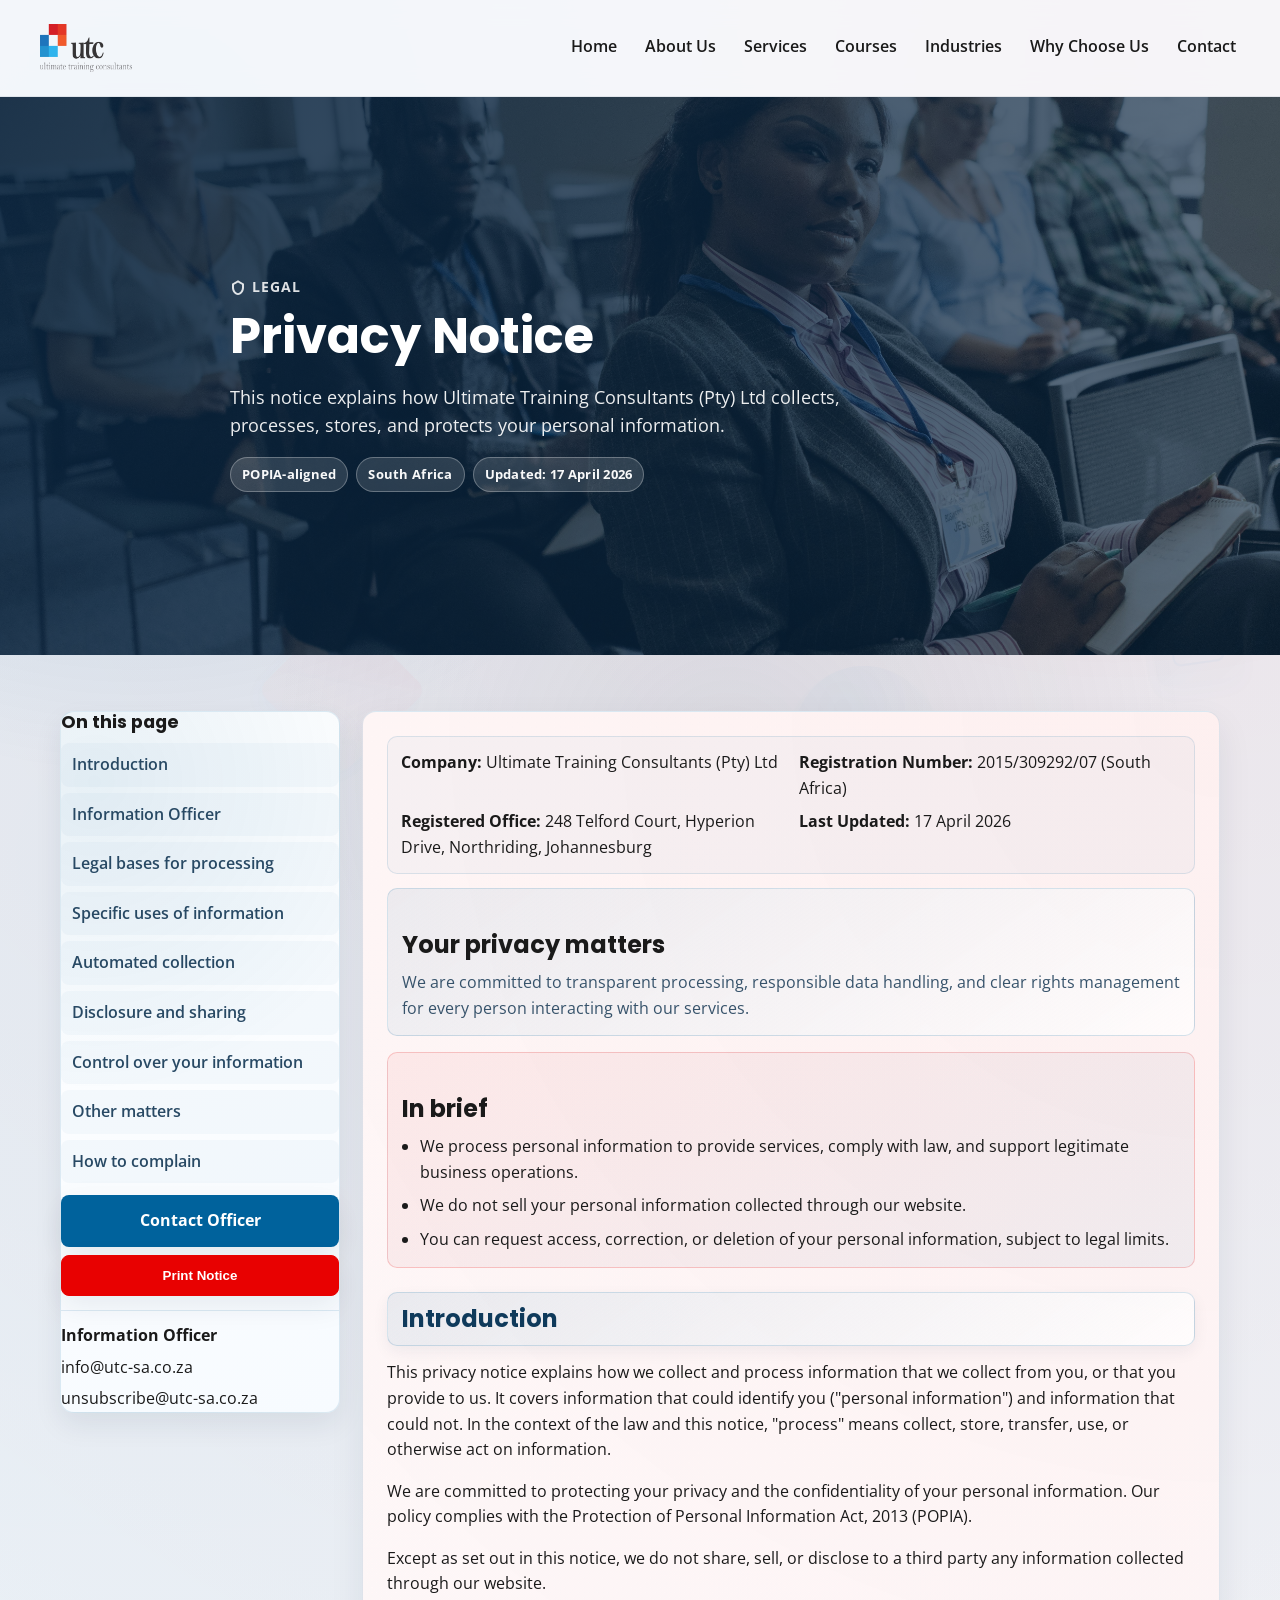
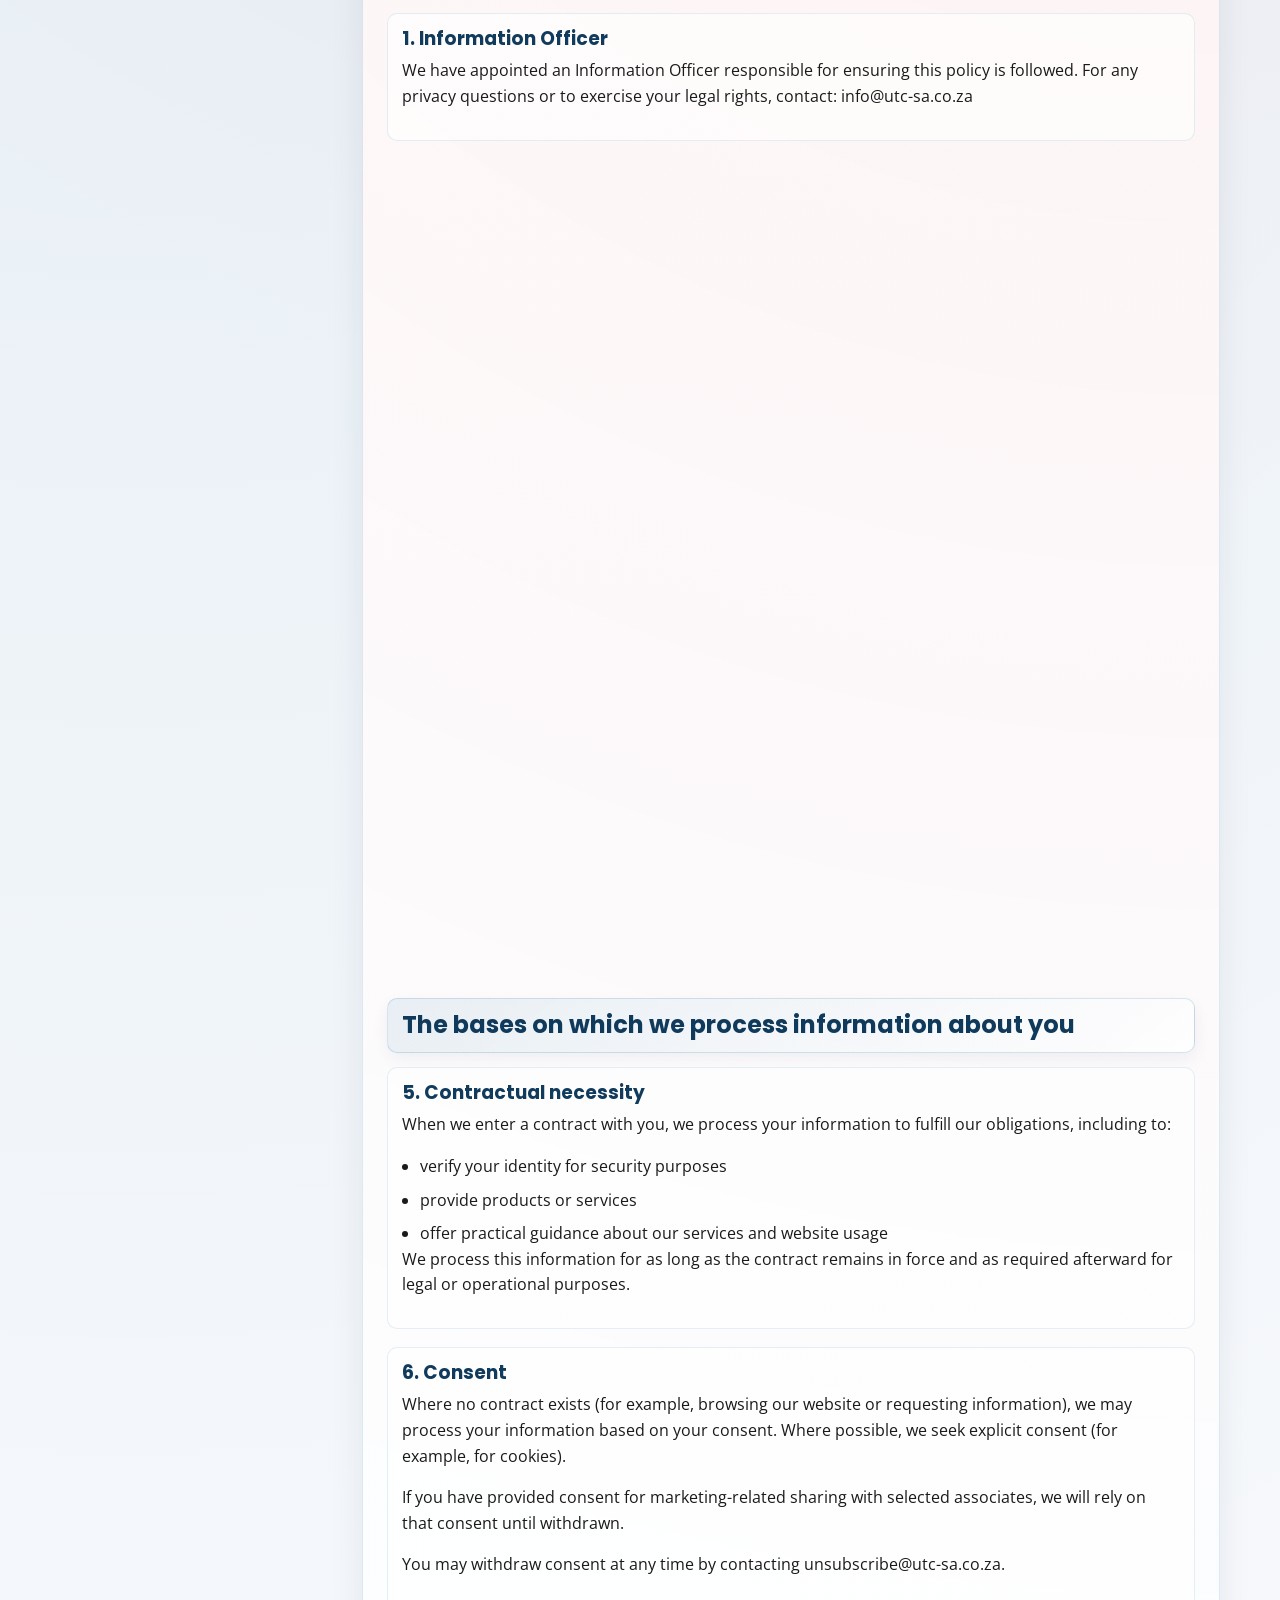
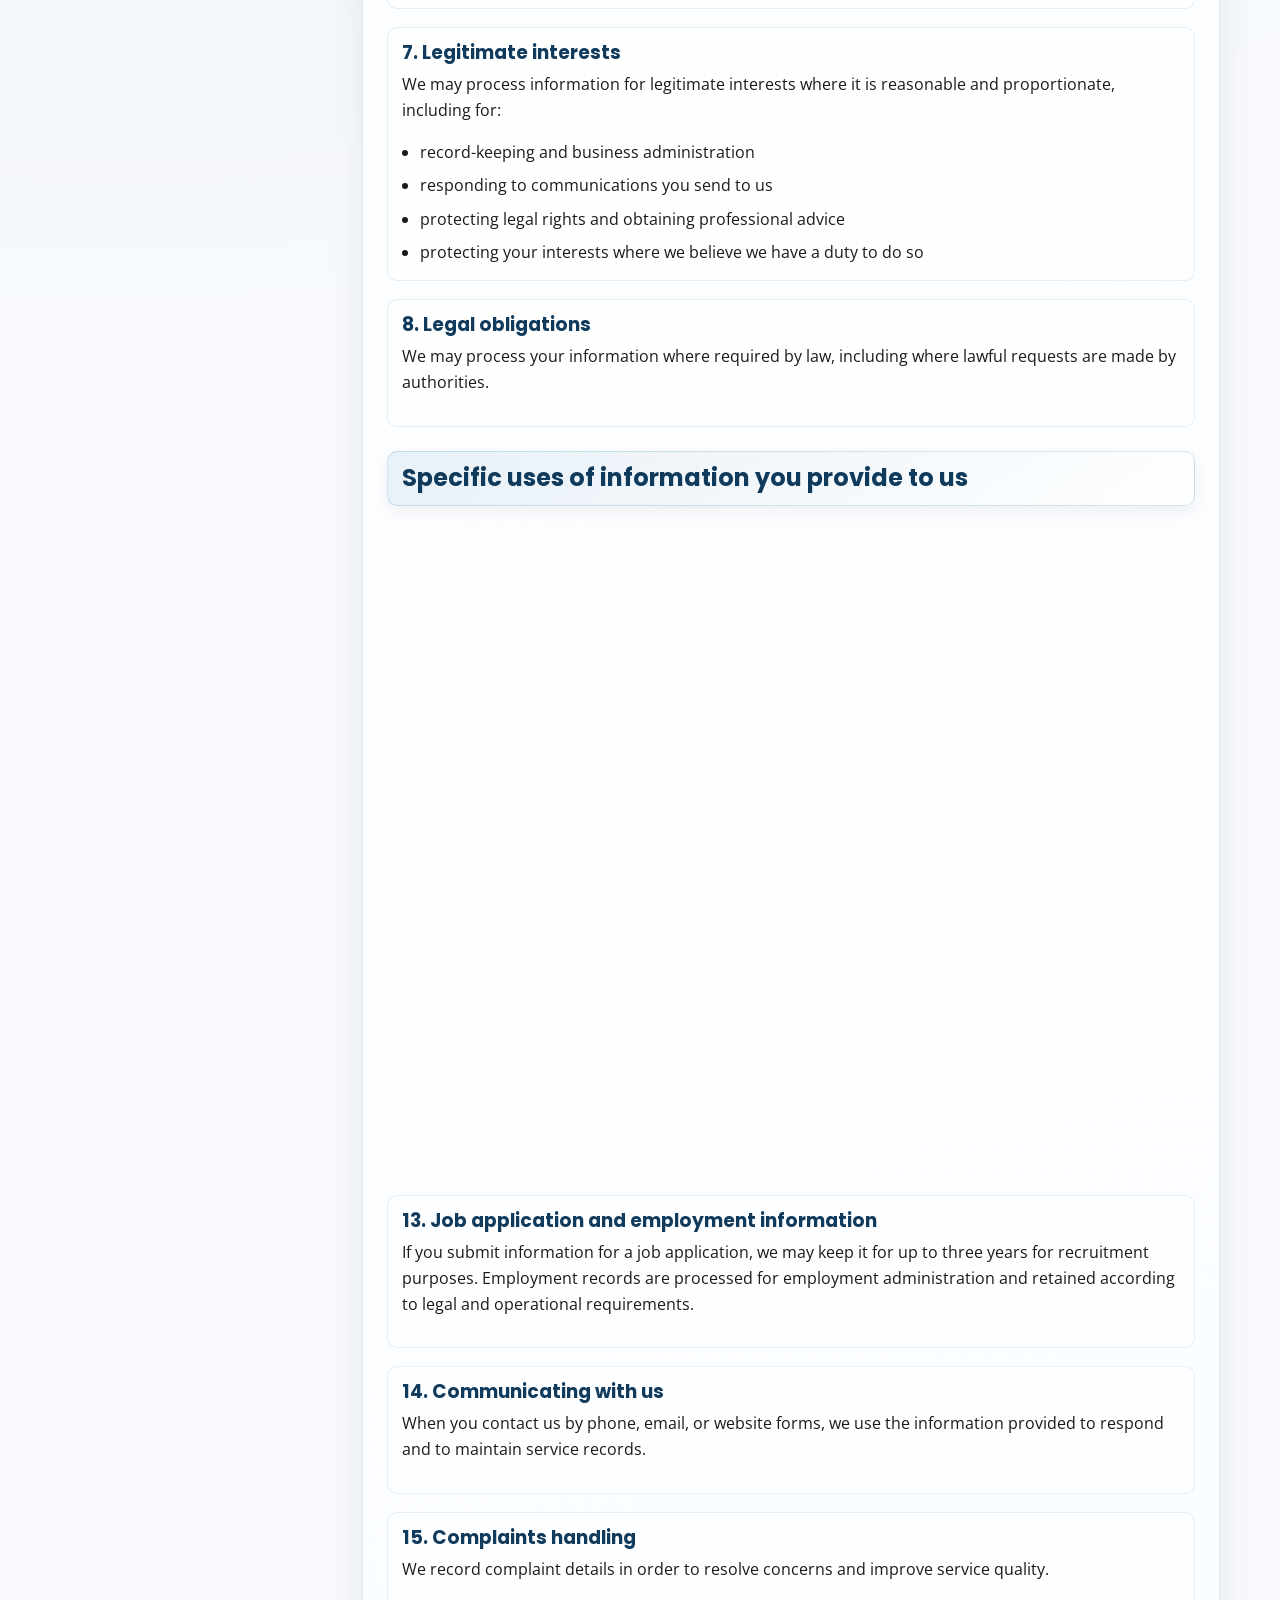
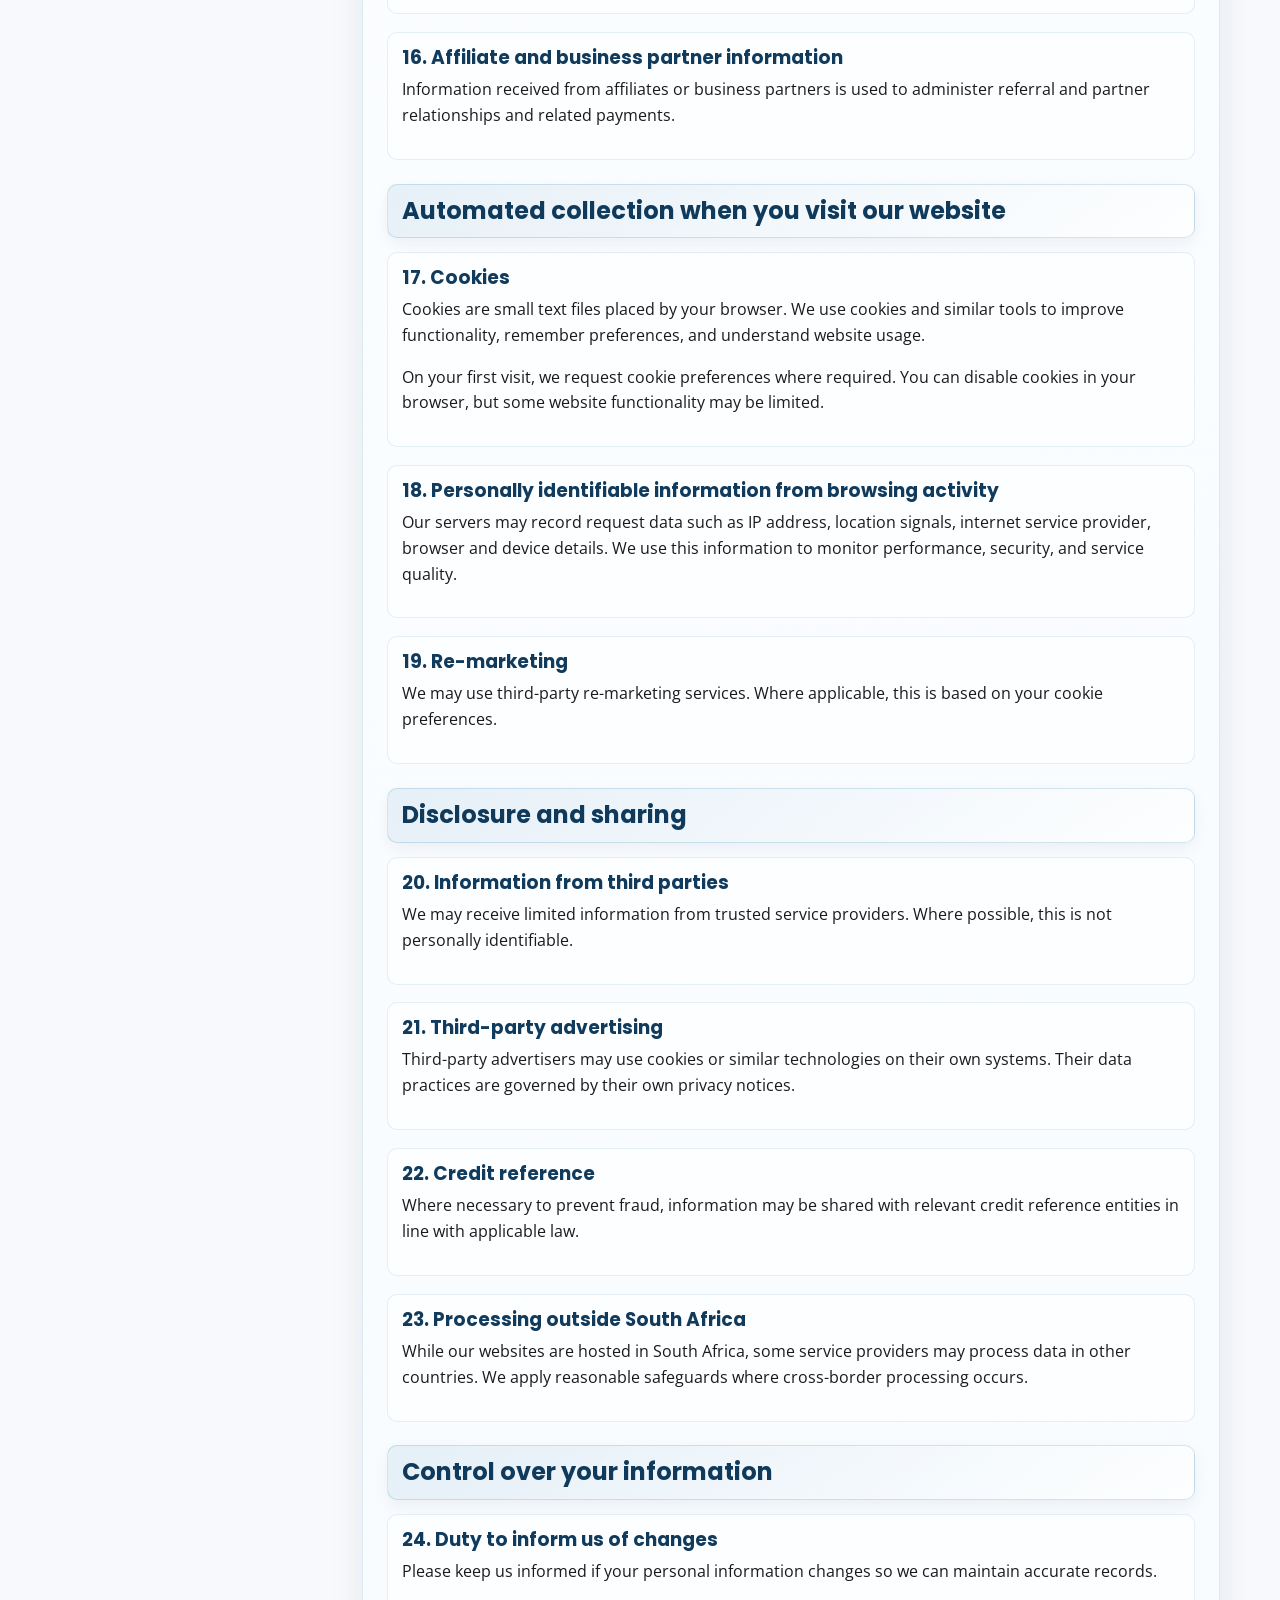
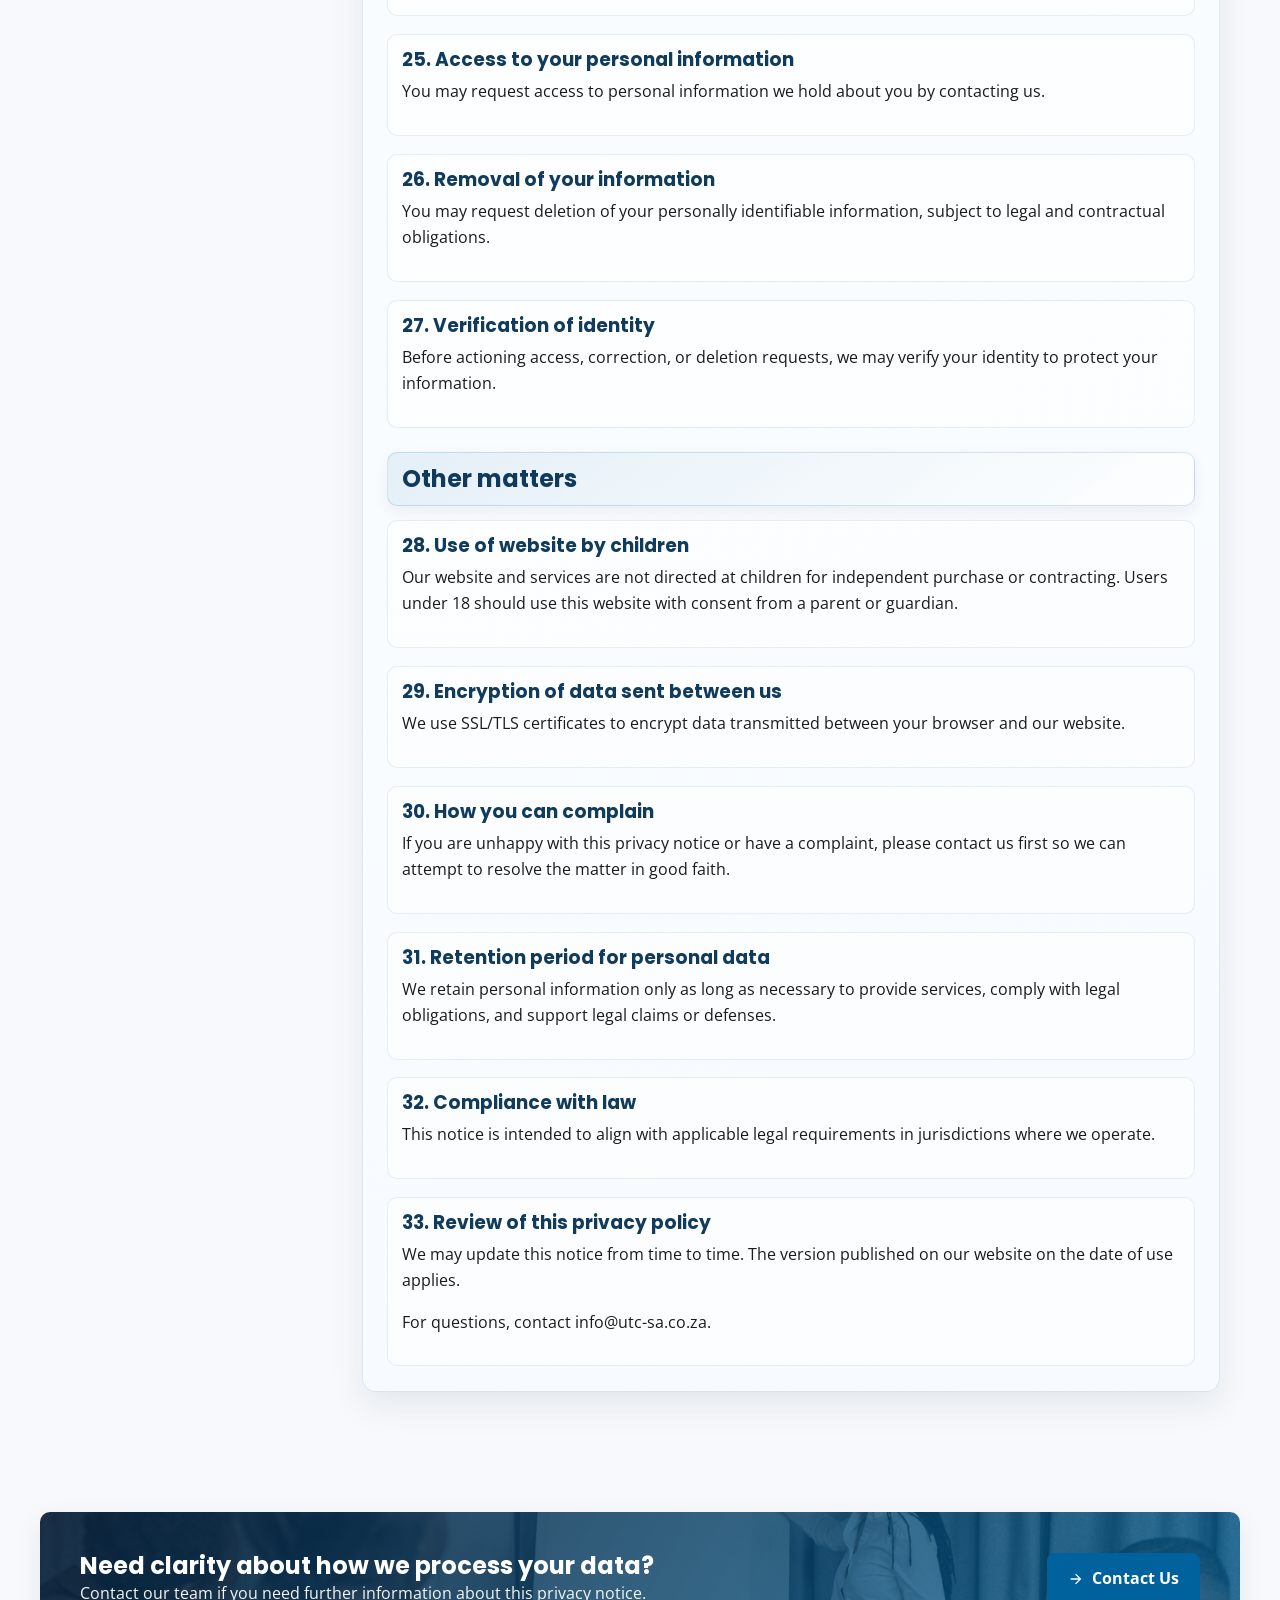
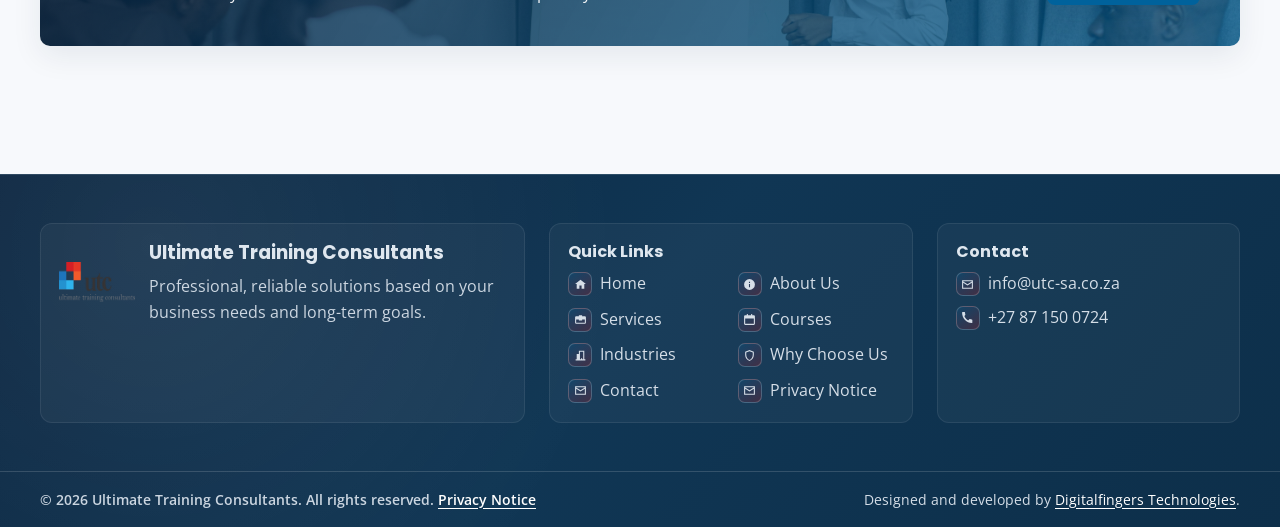
<file: privacy-policy.html>
<!doctype html>
<html lang="en">
  <head>
    <meta charset="UTF-8" />
    <meta name="viewport" content="width=device-width, initial-scale=1.0" />
    <title>Privacy Notice | Ultimate Training Consultants</title>
    <meta
      name="description"
      content="Read the Ultimate Training Consultants privacy notice explaining how personal information is collected, used, and protected."
    />
    <link rel="preconnect" href="https://fonts.googleapis.com" />
    <link rel="preconnect" href="https://fonts.gstatic.com" crossorigin />
    <link
      href="https://fonts.googleapis.com/css2?family=Open+Sans:wght@400;600;700&family=Poppins:wght@600;700&display=swap"
      rel="stylesheet"
    />
    <link rel="stylesheet" href="assets/css/styles.css" />
  </head>
  <body class="privacy-page">
    <div id="site-header"></div>

    <main>
      <section class="hero hero-contact">
        <div class="container hero-page-content">
          <span class="eyebrow eyebrow-light">Legal</span>
          <h1>Privacy Notice</h1>
          <p class="lead lead-light">
            This notice explains how Ultimate Training Consultants (Pty) Ltd collects, processes, stores, and protects your personal information.
          </p>
          <div class="policy-hero-pills" aria-label="Privacy highlights">
            <span class="policy-hero-pill">POPIA-aligned</span>
            <span class="policy-hero-pill">South Africa</span>
            <span class="policy-hero-pill">Updated: 17 April 2026</span>
          </div>
        </div>
      </section>

      <section class="section section-tight">
        <div class="container policy-layout">
          <aside class="policy-sidebar" aria-label="Privacy notice navigation">
            <h2>On this page</h2>
            <nav class="policy-toc">
              <a href="#policy-introduction">Introduction</a>
              <a href="#policy-1">Information Officer</a>
              <a href="#policy-bases">Legal bases for processing</a>
              <a href="#policy-uses">Specific uses of information</a>
              <a href="#policy-automated">Automated collection</a>
              <a href="#policy-sharing">Disclosure and sharing</a>
              <a href="#policy-control">Control over your information</a>
              <a href="#policy-other">Other matters</a>
              <a href="#policy-30">How to complain</a>
            </nav>
            <div class="policy-sidebar-actions">
              <a class="btn btn-primary" href="mailto:info@utc-sa.co.za">Contact Officer</a>
              <button class="btn btn-outline policy-print-btn" type="button" onclick="window.print()">Print Notice</button>
            </div>
            <div class="policy-sidebar-contact">
              <p><strong>Information Officer</strong></p>
              <a href="mailto:info@utc-sa.co.za">info@utc-sa.co.za</a>
              <a href="mailto:unsubscribe@utc-sa.co.za">unsubscribe@utc-sa.co.za</a>
            </div>
          </aside>

          <article class="policy-content">
            <div class="policy-meta-grid" aria-label="Policy summary">
              <p><strong>Company:</strong> Ultimate Training Consultants (Pty) Ltd</p>
              <p><strong>Registration Number:</strong> 2015/309292/07 (South Africa)</p>
              <p><strong>Registered Office:</strong> 248 Telford Court, Hyperion Drive, Northriding, Johannesburg</p>
              <p><strong>Last Updated:</strong> 17 April 2026</p>
            </div>

            <div class="policy-intro-banner" role="note" aria-label="Privacy commitment">
              <h2>Your privacy matters</h2>
              <p>
                We are committed to transparent processing, responsible data handling, and clear rights management for every person interacting with our services.
              </p>
            </div>

            <div class="policy-highlight">
              <h2>In brief</h2>
              <ul class="policy-list">
                <li>We process personal information to provide services, comply with law, and support legitimate business operations.</li>
                <li>We do not sell your personal information collected through our website.</li>
                <li>You can request access, correction, or deletion of your personal information, subject to legal limits.</li>
              </ul>
            </div>

            <h2 id="policy-introduction">Introduction</h2>
            <p>
              This privacy notice explains how we collect and process information that we collect from you, or that you provide to us. It covers information that could identify you ("personal information") and information that could not. In the context of the law and this notice, "process" means collect, store, transfer, use, or otherwise act on information.
            </p>
            <p>
              We are committed to protecting your privacy and the confidentiality of your personal information. Our policy complies with the Protection of Personal Information Act, 2013 (POPIA).
            </p>
            <p>
              Except as set out in this notice, we do not share, sell, or disclose to a third party any information collected through our website.
            </p>

            <section class="policy-section" aria-labelledby="policy-1">
              <h3 id="policy-1">1. Information Officer</h3>
              <p>
                We have appointed an Information Officer responsible for ensuring this policy is followed. For any privacy questions or to exercise your legal rights, contact: <a href="mailto:info@utc-sa.co.za">info@utc-sa.co.za</a>
              </p>
            </section>

            <section class="policy-section" aria-labelledby="policy-2">
              <h3 id="policy-2">2. Information we process</h3>
              <p>We may collect, use, store, and transfer different kinds of personal information, including:</p>
              <ul class="policy-list">
                <li><strong>Identity information:</strong> first name, last name, title, date of birth, and similar identifiers.</li>
                <li><strong>Contact information:</strong> billing address, delivery address, email address, telephone numbers, and related communication details.</li>
                <li><strong>Financial information:</strong> bank account and payment card details (where applicable).</li>
                <li><strong>Transaction information:</strong> details about payments and services purchased from us.</li>
                <li><strong>Technical information:</strong> IP address, browser type/version, time zone, operating system, and device-related technology.</li>
                <li><strong>Profile information:</strong> username, password, service history, interests, preferences, feedback, and survey responses.</li>
                <li><strong>Marketing information:</strong> communication preferences and responses to marketing interactions.</li>
              </ul>
              <p>
                We may also use aggregated anonymous statistical or demographic data that does not directly identify you.
              </p>
            </section>

            <section class="policy-section" aria-labelledby="policy-3">
              <h3 id="policy-3">3. Special personal information</h3>
              <p>
                We do not intentionally collect special personal information (such as race or ethnicity, religious beliefs, health data, biometric data, trade union membership, political opinions, sex life, or criminal data), unless there is a lawful basis to do so.
              </p>
            </section>

            <section class="policy-section" aria-labelledby="policy-4">
              <h3 id="policy-4">4. If you do not provide required personal information</h3>
              <p>
                Where we are required by law or contract to collect personal information and you do not provide it, we may be unable to perform that contract or provide services to you. If this applies, we will inform you at the relevant time.
              </p>
            </section>

            <h2 id="policy-bases">The bases on which we process information about you</h2>

            <section class="policy-section" aria-labelledby="policy-5">
              <h3 id="policy-5">5. Contractual necessity</h3>
              <p>When we enter a contract with you, we process your information to fulfill our obligations, including to:</p>
              <ul class="policy-list">
                <li>verify your identity for security purposes</li>
                <li>provide products or services</li>
                <li>offer practical guidance about our services and website usage</li>
              </ul>
              <p>
                We process this information for as long as the contract remains in force and as required afterward for legal or operational purposes.
              </p>
            </section>

            <section class="policy-section" aria-labelledby="policy-6">
              <h3 id="policy-6">6. Consent</h3>
              <p>
                Where no contract exists (for example, browsing our website or requesting information), we may process your information based on your consent. Where possible, we seek explicit consent (for example, for cookies).
              </p>
              <p>
                If you have provided consent for marketing-related sharing with selected associates, we will rely on that consent until withdrawn.
              </p>
              <p>
                You may withdraw consent at any time by contacting <a href="mailto:unsubscribe@utc-sa.co.za">unsubscribe@utc-sa.co.za</a>.
              </p>
            </section>

            <section class="policy-section" aria-labelledby="policy-7">
              <h3 id="policy-7">7. Legitimate interests</h3>
              <p>We may process information for legitimate interests where it is reasonable and proportionate, including for:</p>
              <ul class="policy-list">
                <li>record-keeping and business administration</li>
                <li>responding to communications you send to us</li>
                <li>protecting legal rights and obtaining professional advice</li>
                <li>protecting your interests where we believe we have a duty to do so</li>
              </ul>
            </section>

            <section class="policy-section" aria-labelledby="policy-8">
              <h3 id="policy-8">8. Legal obligations</h3>
              <p>
                We may process your information where required by law, including where lawful requests are made by authorities.
              </p>
            </section>

            <h2 id="policy-uses">Specific uses of information you provide to us</h2>

            <section class="policy-section" aria-labelledby="policy-9">
              <h3 id="policy-9">9. Information posted for sharing</h3>
              <p>
                If you post information in public or shared areas of our website (where enabled), that information may be read, copied, downloaded, or used by others. Once information enters the public domain, we cannot control third-party use.
              </p>
              <p>
                Subject to legal requirements, you may request deletion of personal information you have posted by contacting <a href="mailto:unsubscribe@utc-sa.co.za">unsubscribe@utc-sa.co.za</a>.
              </p>
            </section>

            <section class="policy-section" aria-labelledby="policy-10">
              <h3 id="policy-10">10. Complaints regarding website content</h3>
              <p>
                If you complain about content on our website, we will investigate. Where justified or legally required, we may remove content while reviewing the matter.
              </p>
            </section>

            <section class="policy-section" aria-labelledby="policy-11">
              <h3 id="policy-11">11. Information relating to your method of payment</h3>
              <p>
                Payment information is generally handled by reputable payment service providers and not processed directly by us unless explicitly stated at the point of payment.
              </p>
            </section>

            <section class="policy-section" aria-labelledby="policy-12">
              <h3 id="policy-12">12. Information about your direct debit</h3>
              <p>
                Where direct debit arrangements apply, relevant information is shared with our bank for processing according to your authorization and our instructions.
              </p>
            </section>

            <section class="policy-section" aria-labelledby="policy-13">
              <h3 id="policy-13">13. Job application and employment information</h3>
              <p>
                If you submit information for a job application, we may keep it for up to three years for recruitment purposes. Employment records are processed for employment administration and retained according to legal and operational requirements.
              </p>
            </section>

            <section class="policy-section" aria-labelledby="policy-14">
              <h3 id="policy-14">14. Communicating with us</h3>
              <p>
                When you contact us by phone, email, or website forms, we use the information provided to respond and to maintain service records.
              </p>
            </section>

            <section class="policy-section" aria-labelledby="policy-15">
              <h3 id="policy-15">15. Complaints handling</h3>
              <p>
                We record complaint details in order to resolve concerns and improve service quality.
              </p>
            </section>

            <section class="policy-section" aria-labelledby="policy-16">
              <h3 id="policy-16">16. Affiliate and business partner information</h3>
              <p>
                Information received from affiliates or business partners is used to administer referral and partner relationships and related payments.
              </p>
            </section>

            <h2 id="policy-automated">Automated collection when you visit our website</h2>

            <section class="policy-section" aria-labelledby="policy-17">
              <h3 id="policy-17">17. Cookies</h3>
              <p>
                Cookies are small text files placed by your browser. We use cookies and similar tools to improve functionality, remember preferences, and understand website usage.
              </p>
              <p>
                On your first visit, we request cookie preferences where required. You can disable cookies in your browser, but some website functionality may be limited.
              </p>
            </section>

            <section class="policy-section" aria-labelledby="policy-18">
              <h3 id="policy-18">18. Personally identifiable information from browsing activity</h3>
              <p>
                Our servers may record request data such as IP address, location signals, internet service provider, browser and device details. We use this information to monitor performance, security, and service quality.
              </p>
            </section>

            <section class="policy-section" aria-labelledby="policy-19">
              <h3 id="policy-19">19. Re-marketing</h3>
              <p>
                We may use third-party re-marketing services. Where applicable, this is based on your cookie preferences.
              </p>
            </section>

            <h2 id="policy-sharing">Disclosure and sharing</h2>

            <section class="policy-section" aria-labelledby="policy-20">
              <h3 id="policy-20">20. Information from third parties</h3>
              <p>
                We may receive limited information from trusted service providers. Where possible, this is not personally identifiable.
              </p>
            </section>

            <section class="policy-section" aria-labelledby="policy-21">
              <h3 id="policy-21">21. Third-party advertising</h3>
              <p>
                Third-party advertisers may use cookies or similar technologies on their own systems. Their data practices are governed by their own privacy notices.
              </p>
            </section>

            <section class="policy-section" aria-labelledby="policy-22">
              <h3 id="policy-22">22. Credit reference</h3>
              <p>
                Where necessary to prevent fraud, information may be shared with relevant credit reference entities in line with applicable law.
              </p>
            </section>

            <section class="policy-section" aria-labelledby="policy-23">
              <h3 id="policy-23">23. Processing outside South Africa</h3>
              <p>
                While our websites are hosted in South Africa, some service providers may process data in other countries. We apply reasonable safeguards where cross-border processing occurs.
              </p>
            </section>

            <h2 id="policy-control">Control over your information</h2>

            <section class="policy-section" aria-labelledby="policy-24">
              <h3 id="policy-24">24. Duty to inform us of changes</h3>
              <p>
                Please keep us informed if your personal information changes so we can maintain accurate records.
              </p>
            </section>

            <section class="policy-section" aria-labelledby="policy-25">
              <h3 id="policy-25">25. Access to your personal information</h3>
              <p>
                You may request access to personal information we hold about you by contacting us.
              </p>
            </section>

            <section class="policy-section" aria-labelledby="policy-26">
              <h3 id="policy-26">26. Removal of your information</h3>
              <p>
                You may request deletion of your personally identifiable information, subject to legal and contractual obligations.
              </p>
            </section>

            <section class="policy-section" aria-labelledby="policy-27">
              <h3 id="policy-27">27. Verification of identity</h3>
              <p>
                Before actioning access, correction, or deletion requests, we may verify your identity to protect your information.
              </p>
            </section>

            <h2 id="policy-other">Other matters</h2>

            <section class="policy-section" aria-labelledby="policy-28">
              <h3 id="policy-28">28. Use of website by children</h3>
              <p>
                Our website and services are not directed at children for independent purchase or contracting. Users under 18 should use this website with consent from a parent or guardian.
              </p>
            </section>

            <section class="policy-section" aria-labelledby="policy-29">
              <h3 id="policy-29">29. Encryption of data sent between us</h3>
              <p>
                We use SSL/TLS certificates to encrypt data transmitted between your browser and our website.
              </p>
            </section>

            <section class="policy-section" aria-labelledby="policy-30">
              <h3 id="policy-30">30. How you can complain</h3>
              <p>
                If you are unhappy with this privacy notice or have a complaint, please contact us first so we can attempt to resolve the matter in good faith.
              </p>
            </section>

            <section class="policy-section" aria-labelledby="policy-31">
              <h3 id="policy-31">31. Retention period for personal data</h3>
              <p>
                We retain personal information only as long as necessary to provide services, comply with legal obligations, and support legal claims or defenses.
              </p>
            </section>

            <section class="policy-section" aria-labelledby="policy-32">
              <h3 id="policy-32">32. Compliance with law</h3>
              <p>
                This notice is intended to align with applicable legal requirements in jurisdictions where we operate.
              </p>
            </section>

            <section class="policy-section" aria-labelledby="policy-33">
              <h3 id="policy-33">33. Review of this privacy policy</h3>
              <p>
                We may update this notice from time to time. The version published on our website on the date of use applies.
              </p>
              <p>
                For questions, contact <a href="mailto:info@utc-sa.co.za">info@utc-sa.co.za</a>.
              </p>
            </section>
          </article>
        </div>
      </section>

      <div id="site-cta"></div>
    </main>

    <div id="site-footer"></div>

    <script src="assets/js/components.js"></script>
    <script>
      window.UTCComponents.initPage({
        page: "",
        cta: {
          title: "Need clarity about how we process your data?",
          text: "Contact our team if you need further information about this privacy notice.",
          buttonText: "Contact Us",
          buttonHref: "contact.html"
        }
      });
    </script>
  </body>
</html>
</file>
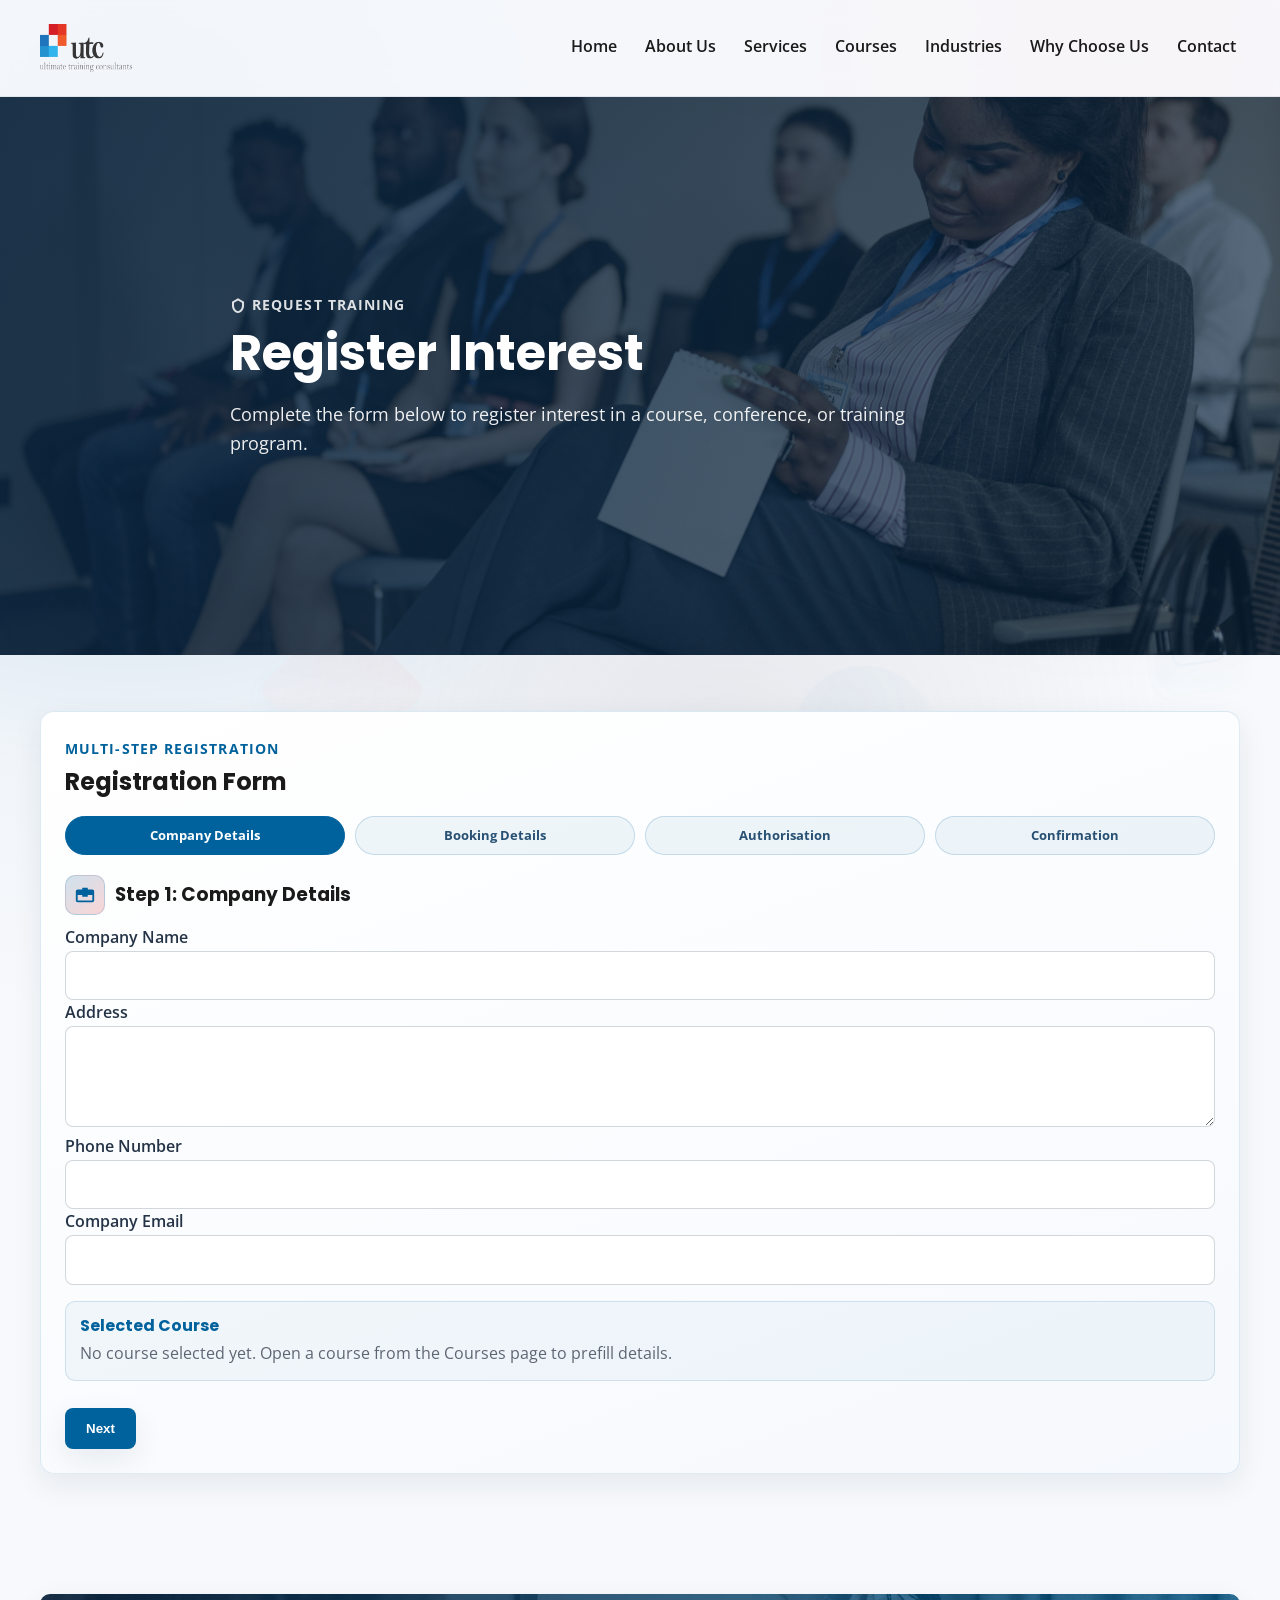
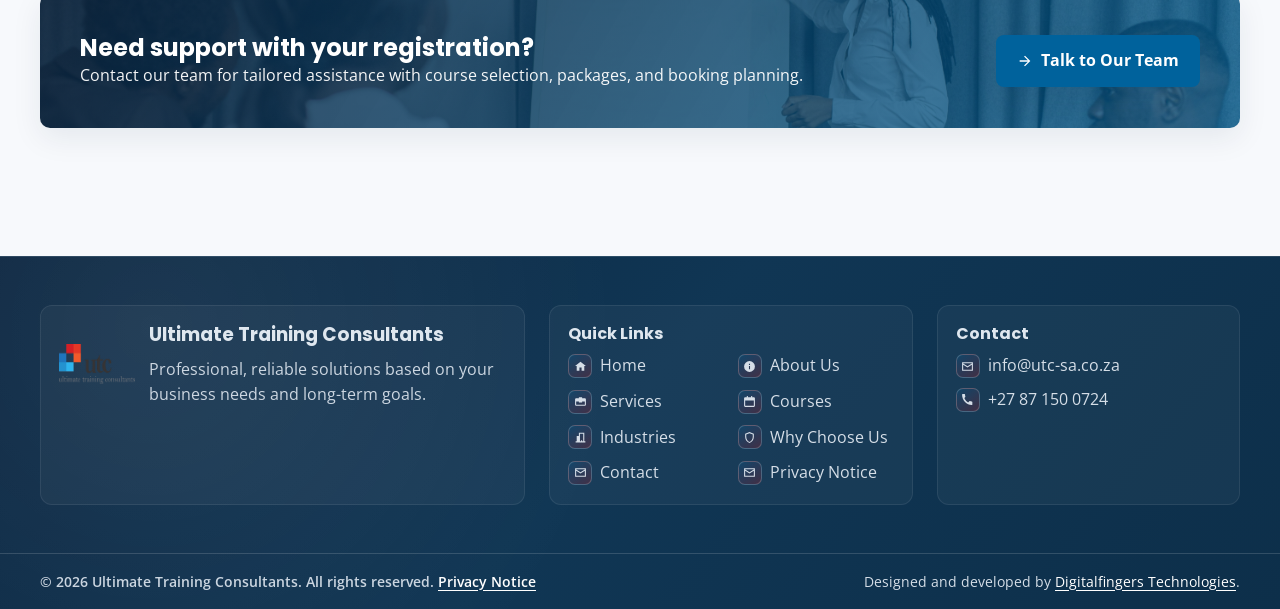
<file: register.html>
<!doctype html>
<html lang="en">
  <head>
    <meta charset="UTF-8" />
    <meta name="viewport" content="width=device-width, initial-scale=1.0" />
    <title>Register | Ultimate Training Consultants</title>
    <link rel="stylesheet" href="assets/css/styles.css" />
  </head>
  <body class="courses-page">
    <main>
      <section class="section">
        <div class="container hero-card">
          <span class="eyebrow no-eyebrow-icon">Registration</span>
          <h1>Redirecting to Registration Form...</h1>
          <p class="lead">If you are not redirected automatically, use the button below.</p>
          <div class="hero-actions">
            <a class="btn btn-primary" id="register-fallback" href="request-training.html">Continue to Registration</a>
          </div>
        </div>
      </section>
    </main>

    <script>
      (function () {
        var query = window.location.search || "";
        var target = "request-training.html" + query;
        var fallback = document.getElementById("register-fallback");
        if (fallback) {
          fallback.setAttribute("href", target);
        }
        window.location.replace(target);
      })();
    </script>
  </body>
</html>
</file>
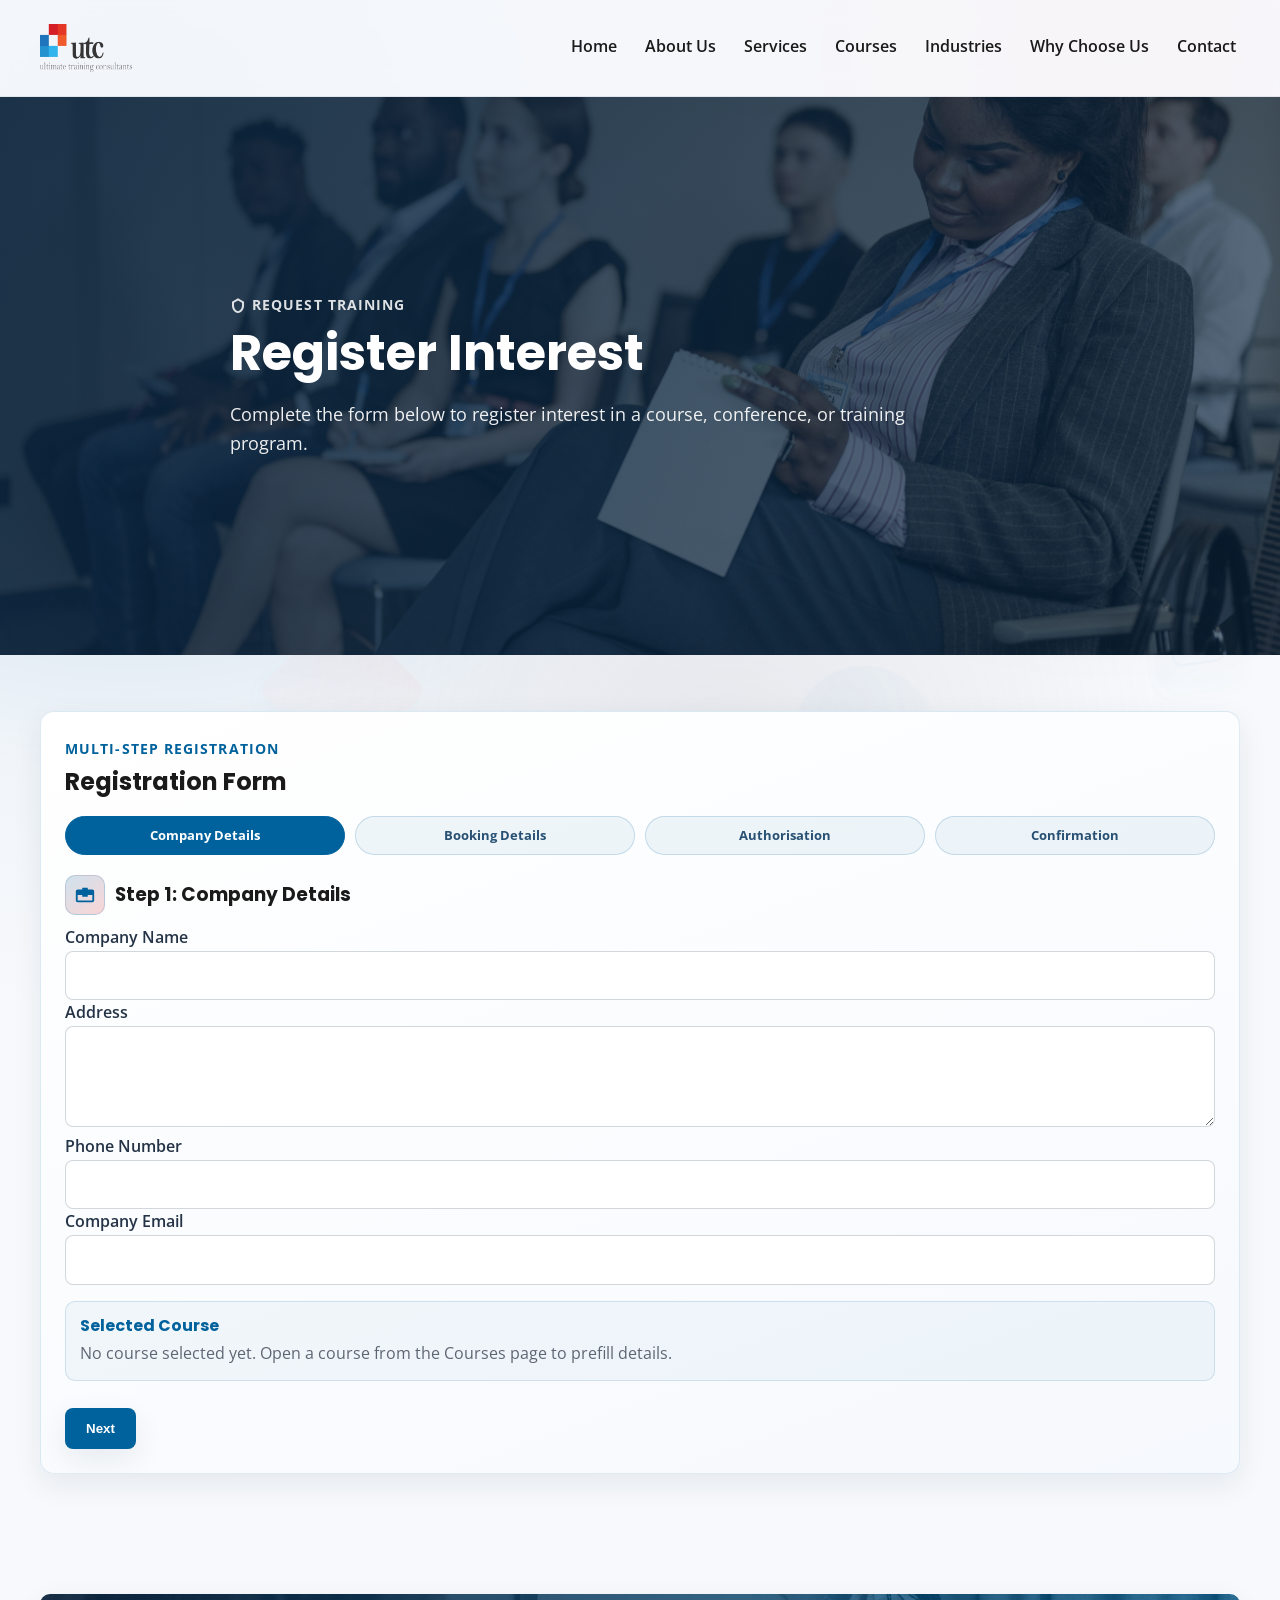
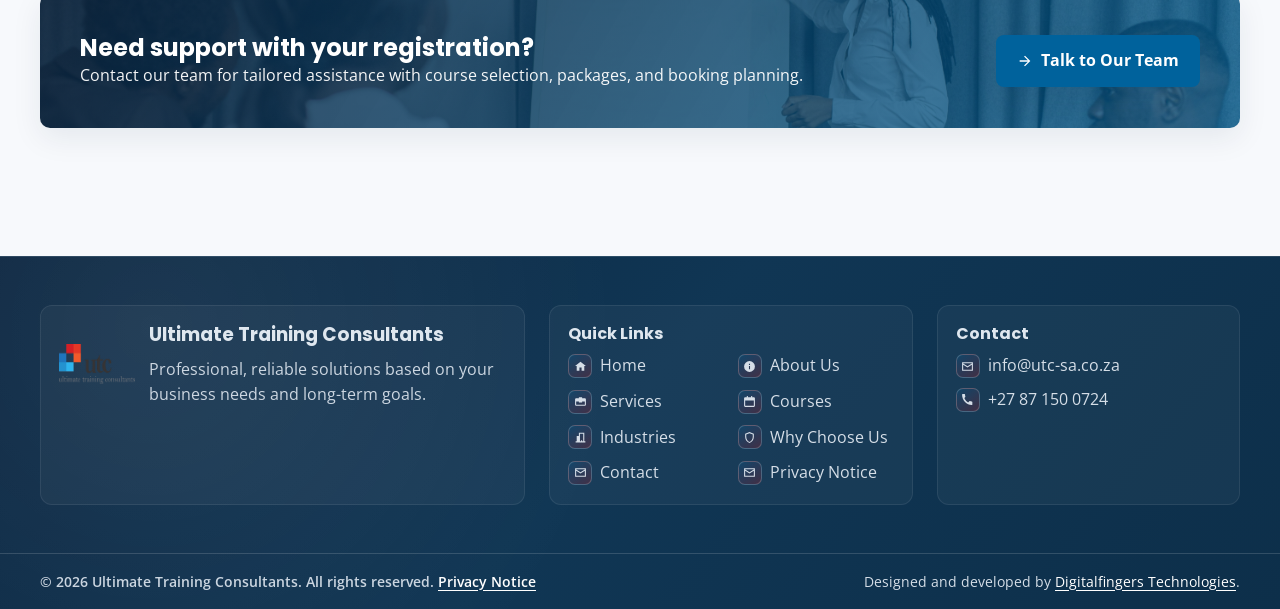
<file: request-training.html>
<!doctype html>
<html lang="en">
  <head>
    <meta charset="UTF-8" />
    <meta name="viewport" content="width=device-width, initial-scale=1.0" />
    <title>Ultimate Training Consultants | Request Training</title>
    <meta
      name="description"
      content="Submit your training or event registration request using our secure multi-step booking form."
    />
    <link rel="preconnect" href="https://fonts.googleapis.com" />
    <link rel="preconnect" href="https://fonts.gstatic.com" crossorigin />
    <link
      href="https://fonts.googleapis.com/css2?family=Open+Sans:wght@400;600;700&family=Poppins:wght@600;700&display=swap"
      rel="stylesheet"
    />
    <link rel="stylesheet" href="assets/css/styles.css" />
  </head>
  <body class="request-training-page">
    <div id="site-header"></div>

    <main>
      <section class="hero hero-contact">
        <div class="container hero-page-content">
          <span class="eyebrow eyebrow-light">Request Training</span>
          <h1>Register Interest</h1>
          <p class="lead lead-light">
            Complete the form below to register interest in a course, conference, or training program.
          </p>
        </div>
      </section>

      <section class="section section-tight">
        <div class="container">
          <article class="card registration-card">
            <span class="eyebrow no-eyebrow-icon">Multi-Step Registration</span>
            <h2>Registration Form</h2>

            <ol class="registration-progress" data-registration-progress>
              <li class="is-active">Company Details</li>
              <li>Booking Details</li>
              <li>Authorisation</li>
              <li>Confirmation</li>
            </ol>

            <form class="contact-form registration-form" action="assets/api/send-training-registration.php" method="post" data-registration-form>
              <input type="hidden" name="source" value="manual" data-registration-source />
              <input type="hidden" name="event_key" value="" data-registration-event />
              <input type="hidden" name="course_name" value="" data-course-name />
              <input type="hidden" name="course_date" value="" data-course-date />
              <input type="hidden" name="course_location" value="" data-course-location />
              <input type="hidden" name="course_duration" value="" data-course-duration />
              <input type="hidden" name="course_type" value="" data-course-type />

              <section class="registration-step is-active" data-step="1">
                <h3>Step 1: Company Details</h3>

                <label for="company_name">Company Name</label>
                <input id="company_name" name="company_name" type="text" required />

                <label for="company_address">Address</label>
                <textarea id="company_address" name="company_address" rows="3"></textarea>

                <label for="company_phone">Phone Number</label>
                <input id="company_phone" name="company_phone" type="tel" />

                <label for="company_email">Company Email</label>
                <input id="company_email" name="company_email" type="email" required />

                <div class="selected-course-panel" data-selected-course-panel>
                  <h4 data-selected-course-title>Selected Course</h4>
                  <p data-selected-course-summary>No course selected yet. Open a course or event from the site to prefill details.</p>
                </div>
              </section>

              <section class="registration-step" data-step="2" hidden>
                <h3>Step 2: Booking Details</h3>

                <label for="delegate_count">Number of Delegates</label>
                <select id="delegate_count" name="delegate_count" required>
                  <option value="">Select delegates</option>
                  <option value="1">1</option>
                  <option value="2">2</option>
                  <option value="3">3</option>
                  <option value="4">4</option>
                  <option value="5">5</option>
                  <option value="6">6</option>
                  <option value="7">7</option>
                  <option value="8">8</option>
                  <option value="9">9</option>
                  <option value="10+">10+</option>
                </select>

                <label for="package_selection" data-package-label>Package Selection</label>
                <select id="package_selection" name="package_selection" required>
                  <option value="">Select package</option>
                  <option value="1 Day - R3,500 per person">1 Day - R3,500 per person</option>
                  <option value="2 Days - R7,500 per person">2 Days - R7,500 per person</option>
                  <option value="3 Days - R8,999 per person">3 Days - R8,999 per person</option>
                </select>

                <p class="form-hint" data-package-pricing-note></p>

                <div class="table-count-wrap" data-table-count-wrap hidden>
                  <label for="table_count">Number of Tables</label>
                  <input id="table_count" name="table_count" type="number" min="1" step="1" />
                </div>
              </section>

              <section class="registration-step" data-step="3" hidden>
                <h3>Step 3: Authorisation</h3>

                <label for="manager_name">Authorising Manager Name</label>
                <input id="manager_name" name="manager_name" type="text" required />

                <label for="manager_email">Authorising Manager Email</label>
                <input id="manager_email" name="manager_email" type="email" required />

                <label for="manager_phone">Authorising Manager Phone</label>
                <input id="manager_phone" name="manager_phone" type="tel" />

                <label for="manager_designation">Designation</label>
                <input id="manager_designation" name="manager_designation" type="text" />

                <label class="terms-check">
                  <input id="terms_accepted" name="terms_accepted" type="checkbox" required />
                  <span>I confirm authorisation and agree to terms and conditions.</span>
                </label>
              </section>

              <section class="registration-step" data-step="4" hidden>
                <h3>Step 4: Confirmation</h3>
                <p>Please review your details before submitting.</p>
                <div class="registration-summary" data-registration-summary></div>
              </section>

              <div class="registration-actions">
                <button class="btn btn-outline" type="button" data-step-back hidden>Back</button>
                <button class="btn btn-primary" type="button" data-step-next>Next</button>
                <button class="btn btn-primary" type="submit" data-step-submit hidden disabled>
                  <span data-submit-text>Submit Registration</span>
                </button>
              </div>
            </form>
          </article>
        </div>
      </section>

      <div id="site-cta"></div>
    </main>

    <div id="site-footer"></div>

    <script src="assets/js/components.js"></script>
    <script>
      window.UTCComponents.initPage({
        page: "request-training",
        cta: {
          title: "Need support with your registration?",
          text: "Contact our team for tailored assistance with course selection, packages, and booking planning.",
          buttonText: "Talk to Our Team",
          buttonHref: "contact.html"
        }
      });
    </script>
  </body>
</html>
</file>
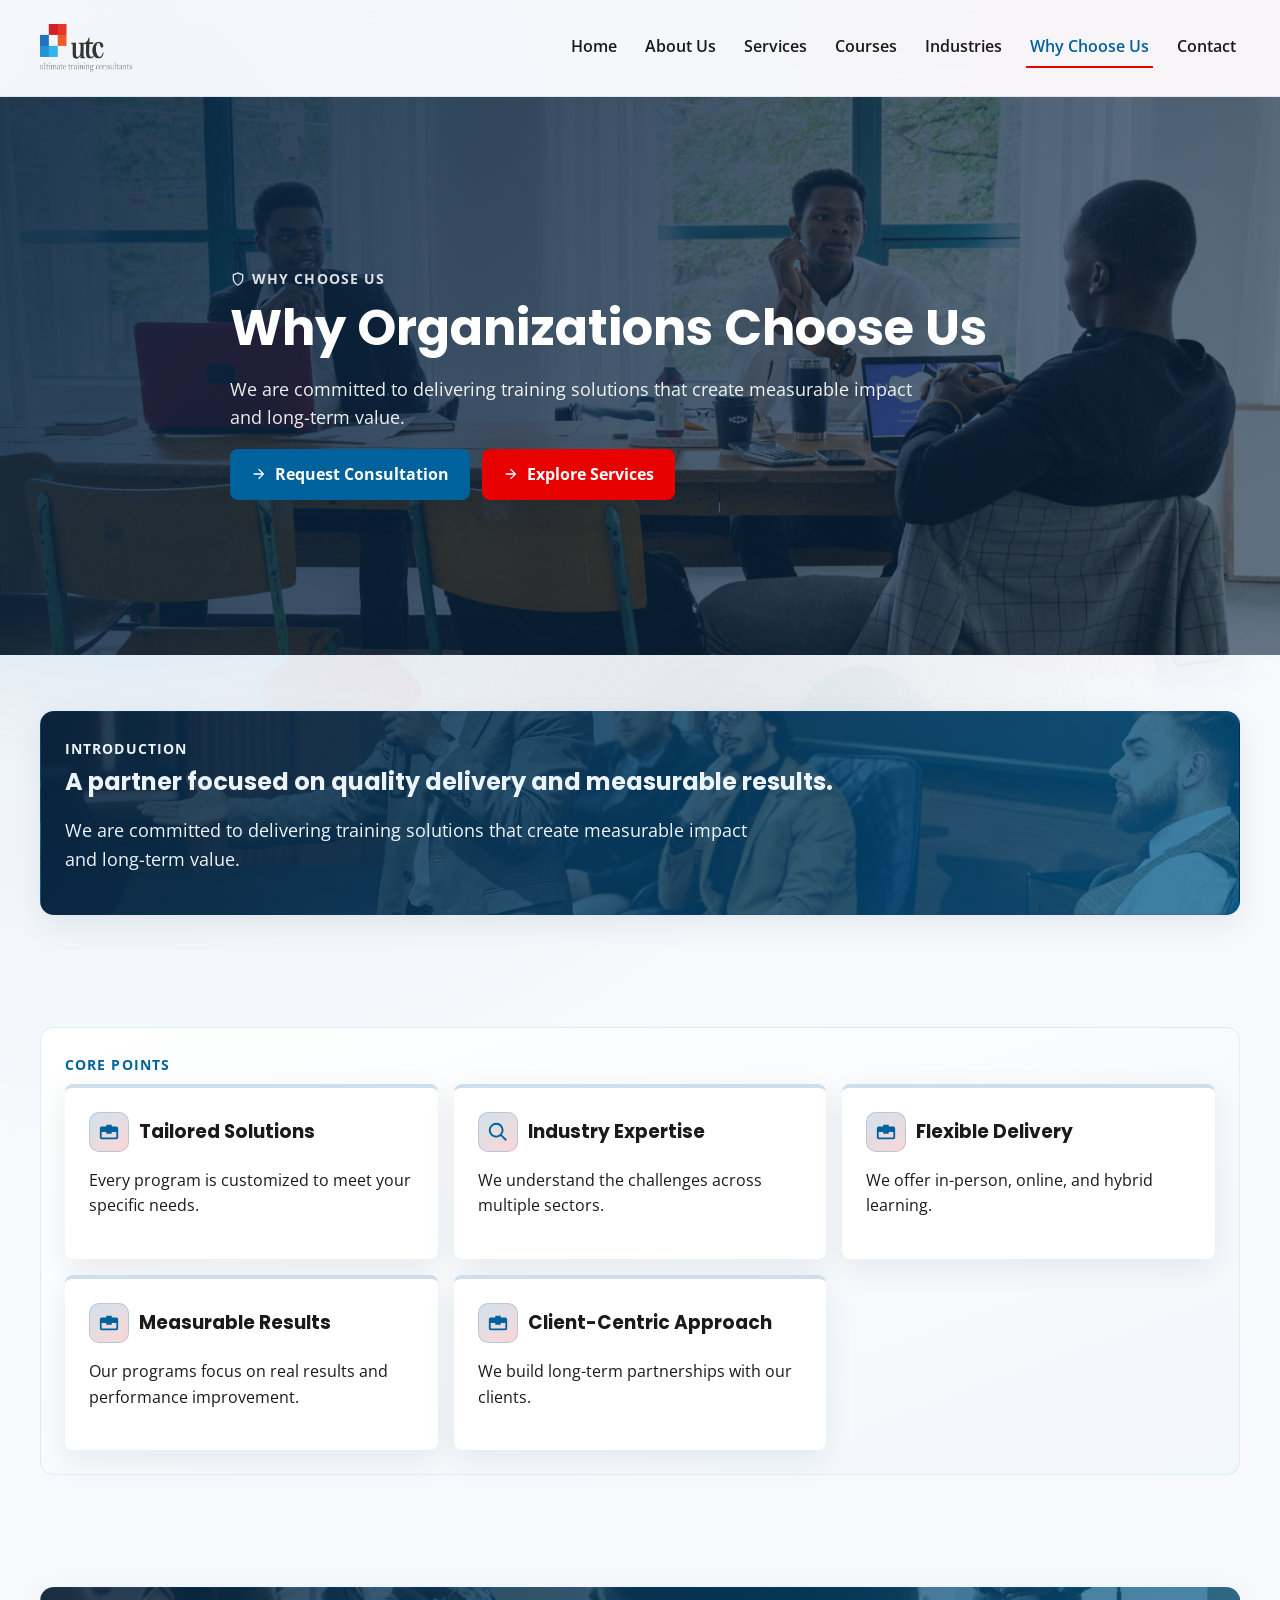
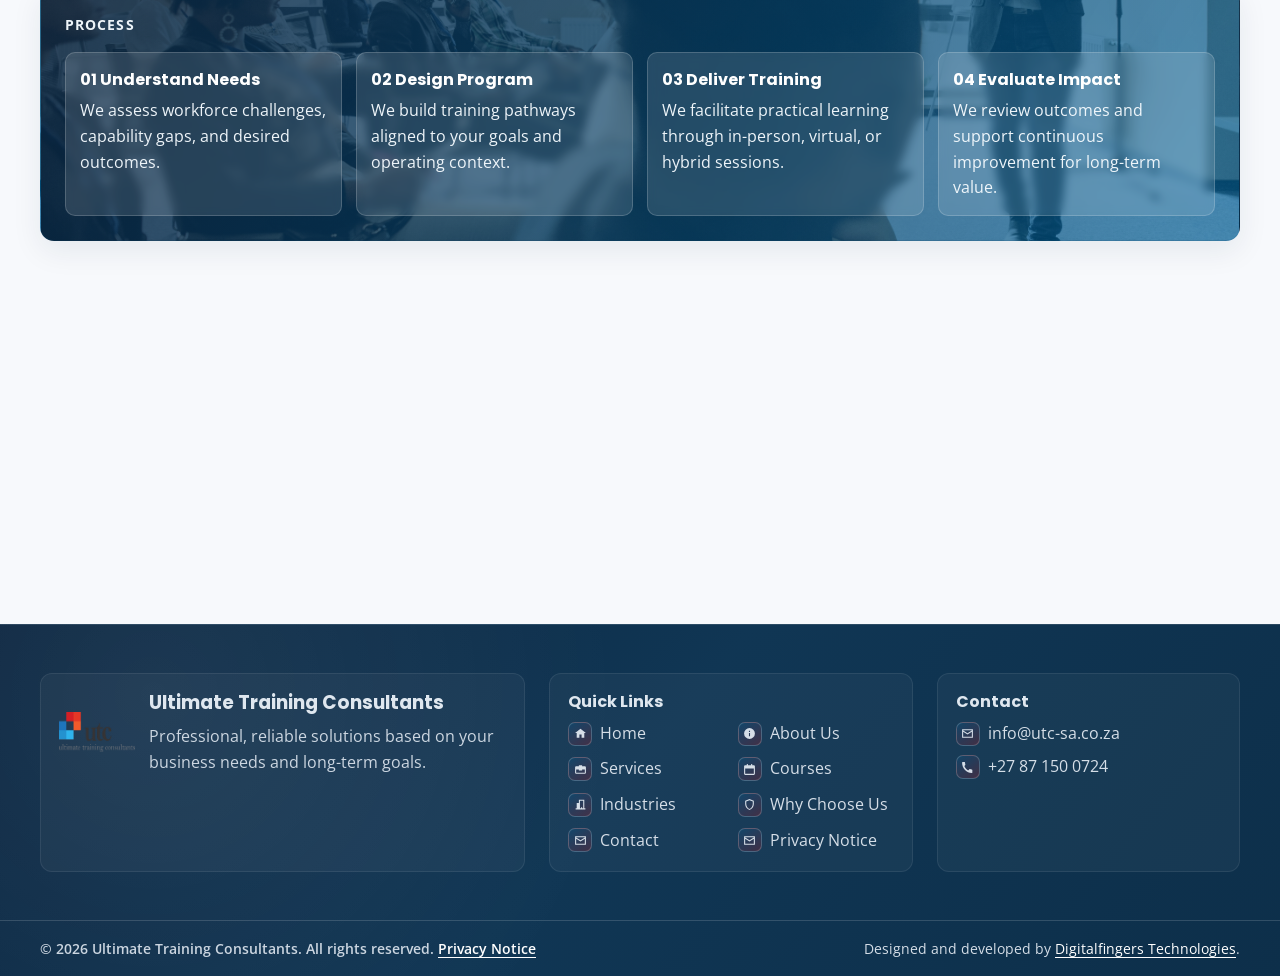
<file: why-choose-us.html>
<!doctype html>
<html lang="en">
  <head>
    <meta charset="UTF-8" />
    <meta name="viewport" content="width=device-width, initial-scale=1.0" />
    <title>Ultimate Training Consultants | Why Choose Us</title>
    <meta
      name="description"
      content="See why organizations choose Ultimate Training Consultants for tailored, high-impact training solutions."
    />
    <link rel="preconnect" href="https://fonts.googleapis.com" />
    <link rel="preconnect" href="https://fonts.gstatic.com" crossorigin />
    <link
      href="https://fonts.googleapis.com/css2?family=Open+Sans:wght@400;600;700&family=Poppins:wght@600;700&display=swap"
      rel="stylesheet"
    />
    <link rel="stylesheet" href="assets/css/styles.css" />
  </head>
  <body class="why-page">
    <div id="site-header"></div>

    <main>
      <section class="hero hero-why">
        <div class="container hero-page-content">
          <span class="eyebrow eyebrow-light">Why Choose Us</span>
          <h1>Why Organizations Choose Us</h1>
          <p class="lead lead-light">
            We are committed to delivering training solutions that create measurable impact and long-term value.
          </p>
          <div class="hero-actions">
            <a class="btn btn-primary" href="contact.html">Request Consultation</a>
            <a class="btn btn-outline-light" href="services.html">Explore Services</a>
          </div>
        </div>
      </section>

      <section class="section section-tight">
        <div class="container hero-card why-intro-card why-intro-hero">
          <span class="eyebrow no-eyebrow-icon">Introduction</span>
          <h2>A partner focused on quality delivery and measurable results.</h2>
          <p class="lead">
            We are committed to delivering training solutions that create measurable impact and long-term value.
          </p>
        </div>
      </section>

      <section class="section section-tight">
        <div class="container why-core-wrap">
          <span class="eyebrow no-eyebrow-icon">Core Points</span>
          <div class="why-core-grid">
            <article class="card why-core-card">
              <h3>Tailored Solutions</h3>
              <p>Every program is customized to meet your specific needs.</p>
            </article>
            <article class="card why-core-card">
              <h3>Industry Expertise</h3>
              <p>We understand the challenges across multiple sectors.</p>
            </article>
            <article class="card why-core-card">
              <h3>Flexible Delivery</h3>
              <p>We offer in-person, online, and hybrid learning.</p>
            </article>
            <article class="card why-core-card">
              <h3>Measurable Results</h3>
              <p>Our programs focus on real results and performance improvement.</p>
            </article>
            <article class="card why-core-card">
              <h3>Client-Centric Approach</h3>
              <p>We build long-term partnerships with our clients.</p>
            </article>
          </div>
        </div>
      </section>

      <section class="section section-tight">
        <div class="container hero-card why-process-card why-process-hero">
          <span class="eyebrow no-eyebrow-icon">Process</span>
          <div class="why-process-grid">
            <div class="why-process-step">
              <strong>01 Understand Needs</strong>
              <p>We assess workforce challenges, capability gaps, and desired outcomes.</p>
            </div>
            <div class="why-process-step">
              <strong>02 Design Program</strong>
              <p>We build training pathways aligned to your goals and operating context.</p>
            </div>
            <div class="why-process-step">
              <strong>03 Deliver Training</strong>
              <p>We facilitate practical learning through in-person, virtual, or hybrid sessions.</p>
            </div>
            <div class="why-process-step">
              <strong>04 Evaluate Impact</strong>
              <p>We review outcomes and support continuous improvement for long-term value.</p>
            </div>
          </div>
        </div>
      </section>

      <div id="site-cta"></div>
    </main>

    <div id="site-footer"></div>

    <script src="assets/js/components.js"></script>
    <script>
      window.UTCComponents.initPage({
        page: "why-choose-us",
        cta: {
          title: "Ready for a trusted partner in measurable capability growth?",
          text: "Let us help you move from intention to execution with practical training solutions that deliver outcomes.",
          buttonText: "Book an Intro Call",
          buttonHref: "contact.html"
        }
      });
    </script>
  </body>
</html>
</file>
<file: assets/css/styles.css>
:root {
  --color-primary: #00629c;
  --color-secondary: #e80101;
  --color-accent: #80838f;
  --color-bg: #f7f9fc;
  --color-text: #1a1a1a;
  --color-white: #ffffff;
  --color-muted: #5e6673;
  --shadow-soft: 0 10px 30px rgba(10, 37, 64, 0.08);
  --radius: 8px;
  --max-width: 1200px;
}

/* Event details v2 layout */
.event2-hero {
  min-height: 70vh;
  display: flex;
  align-items: center;
  padding: 84px 0;
  background-size: cover;
  background-position: center;
}

.event2-hero-inner {
  display: grid;
  gap: 14px;
}

.event2-hero h1 {
  color: #ffffff;
  font-size: clamp(2rem, 4.4vw, 3.6rem);
  line-height: 1.1;
  margin-bottom: 0;
  max-width: 18ch;
}

.event2-hero .lead {
  max-width: 62ch;
  margin: 0;
}

.event2-meta-row {
  display: flex;
  flex-wrap: wrap;
  gap: 10px;
}

.event2-meta-pill {
  display: inline-flex;
  gap: 6px;
  align-items: center;
  padding: 8px 12px;
  border-radius: 999px;
  color: #ffffff;
  background: rgba(255, 255, 255, 0.12);
  border: 1px solid rgba(255, 255, 255, 0.2);
  font-size: 0.88rem;
}

.event2-split {
  display: grid;
  grid-template-columns: 1.05fr 0.95fr;
  gap: 28px;
  align-items: center;
}

.event2-overview-copy {
  display: grid;
  gap: 12px;
}

.event2-overview-copy p {
  margin: 0;
  color: #40576d;
}

.event2-overview-media img,
.event2-venue-media img {
  width: 100%;
  height: 360px;
  object-fit: cover;
  border-radius: 14px;
  box-shadow: var(--shadow-soft);
}

.event2-included {
  background: linear-gradient(180deg, rgba(0, 98, 156, 0.05), rgba(0, 98, 156, 0.01));
}

.event2-included-grid {
  margin-top: 14px;
  display: grid;
  grid-template-columns: repeat(4, minmax(0, 1fr));
  gap: 14px;
}

.event2-included-card {
  display: grid;
  gap: 10px;
  border-radius: 12px;
}

.event2-included-card h3,
.event2-experience-card h3,
.event2-pricing-card h3 {
  margin-bottom: 0;
}

.event2-included-card p,
.event2-experience-card p,
.event2-pricing-card p {
  margin: 0;
  color: #42596f;
}

.event2-icon {
  width: 42px;
  height: 42px;
  border-radius: 10px;
  display: inline-flex;
  align-items: center;
  justify-content: center;
  color: var(--color-primary);
  background: linear-gradient(145deg, rgba(0, 98, 156, 0.15), rgba(232, 1, 1, 0.1));
  border: 1px solid rgba(0, 98, 156, 0.16);
}

.event2-icon svg {
  width: 20px;
  height: 20px;
  fill: currentColor;
}

.event2-experience-grid,
.event2-pricing-grid {
  margin-top: 14px;
  display: grid;
  gap: 14px;
  grid-template-columns: repeat(3, minmax(0, 1fr));
}

.event2-experience-card,
.event2-pricing-card,
.event2-venue-card {
  border-radius: 12px;
}

.event2-pricing-wrap {
  background: linear-gradient(180deg, rgba(128, 131, 143, 0.08), rgba(128, 131, 143, 0.02));
}

.event2-pricing-card {
  display: grid;
  gap: 12px;
}

.event2-price {
  font-family: "Poppins", sans-serif;
  font-size: 1.7rem;
  color: var(--color-primary);
  font-weight: 700;
}

.event2-pricing-card ul,
.event2-venue-card ul {
  margin: 0;
  padding-left: 18px;
  display: grid;
  gap: 8px;
}

.event2-pricing-card.is-featured {
  border: 1px solid rgba(232, 1, 1, 0.26);
  box-shadow: 0 16px 34px rgba(232, 1, 1, 0.12);
}

.event2-venue-wrap {
  background: linear-gradient(180deg, rgba(0, 98, 156, 0.05), rgba(0, 98, 156, 0.01));
}

.event2-venue-card {
  display: grid;
  gap: 12px;
}

.event2-venue-card p {
  margin: 0;
}

.event2-banner {
  margin-top: 20px;
  padding: 44px 0;
  background:
    linear-gradient(120deg, rgba(10, 37, 64, 0.92), rgba(0, 98, 156, 0.78)),
    radial-gradient(circle at top right, rgba(232, 1, 1, 0.2), transparent 32%);
}

.event2-banner-inner {
  display: grid;
  gap: 18px;
  grid-template-columns: 1fr auto;
  align-items: center;
}

.event2-banner h2 {
  color: #ffffff;
  margin-bottom: 6px;
}

.event2-banner p {
  margin: 0;
  color: rgba(255, 255, 255, 0.92);
}

@media (max-width: 1024px) {
  .event2-split,
  .event2-experience-grid,
  .event2-pricing-grid,
  .event2-included-grid,
  .event2-banner-inner {
    grid-template-columns: 1fr;
  }

  .event2-banner-inner {
    gap: 14px;
  }
}

@media (max-width: 768px) {
  .event2-hero {
    min-height: 62vh;
    padding: 66px 0;
  }

  .event2-overview-media img,
  .event2-venue-media img {
    height: 260px;
  }

  .event2-meta-pill {
    font-size: 0.8rem;
  }
}

* {
  box-sizing: border-box;
}

html,
body {
  margin: 0;
  padding: 0;
}

[hidden] {
  display: none !important;
}

html {
  scroll-behavior: smooth;
}

body {
  font-family: "Open Sans", sans-serif;
  color: var(--color-text);
  background: radial-gradient(circle at 10% 10%, rgba(0, 98, 156, 0.08), transparent 35%),
    radial-gradient(circle at 90% 0%, rgba(232, 1, 1, 0.07), transparent 25%),
    var(--color-bg);
  line-height: 1.6;
  overflow-x: hidden;
}

main,
.site-header,
.site-footer {
  position: relative;
  z-index: 1;
}

.site-bg-effects {
  --bg-primary-rgb: 0, 98, 156;
  --bg-secondary-rgb: 232, 1, 1;
  --bg-accent-rgb: 128, 131, 143;
  --shape-brightness: 1.2;
  position: fixed;
  inset: 0;
  z-index: 0;
  pointer-events: none;
  overflow: hidden;
}

.site-bg-effects::before {
  content: "";
  position: absolute;
  inset: -12% -8%;
  background:
    radial-gradient(circle at 16% 22%, rgba(var(--bg-primary-rgb), 0.2), transparent 42%),
    radial-gradient(circle at 82% 16%, rgba(var(--bg-secondary-rgb), 0.16), transparent 40%),
    radial-gradient(circle at 56% 78%, rgba(var(--bg-accent-rgb), 0.14), transparent 38%);
  animation: bgPulse 16s ease-in-out infinite alternate;
}

.site-bg-effects.theme-home {
  --shape-brightness: 1.24;
}

.site-bg-effects.theme-services {
  --shape-brightness: 1.26;
  --bg-primary-rgb: 0, 98, 156;
  --bg-secondary-rgb: 232, 1, 1;
}

.site-bg-effects.theme-courses {
  --shape-brightness: 1.3;
  --bg-primary-rgb: 0, 98, 156;
  --bg-secondary-rgb: 232, 1, 1;
}

.site-bg-effects.theme-industries {
  --shape-brightness: 1.22;
  --bg-primary-rgb: 0, 98, 156;
  --bg-accent-rgb: 104, 112, 126;
}

.site-bg-effects.theme-about,
.site-bg-effects.theme-why,
.site-bg-effects.theme-contact {
  --shape-brightness: 1.2;
}

.site-bg-shape {
  position: absolute;
  border-radius: 10px;
  opacity: var(--shape-opacity, 0.2);
  filter: blur(0.15px) brightness(var(--shape-brightness));
  box-shadow: 0 10px 24px rgba(var(--bg-primary-rgb), 0.16);
  background: linear-gradient(145deg, rgba(var(--bg-primary-rgb), 0.28), rgba(var(--bg-accent-rgb), 0.16));
  width: var(--shape-size, 120px);
  height: var(--shape-size, 120px);
  left: var(--shape-left, 20%);
  top: var(--shape-top, 20%);
  transform: rotate(var(--shape-rotate, 0deg));
  animation: bgFloat var(--shape-duration, 24s) ease-in-out infinite;
  animation-delay: var(--shape-delay, 0s);
}

.site-bg-shape.is-circle {
  border-radius: 999px;
  background: radial-gradient(circle at 35% 30%, rgba(var(--bg-primary-rgb), 0.26), rgba(var(--bg-primary-rgb), 0.08) 68%);
}

.site-bg-shape.is-diamond {
  border-radius: 12px;
  transform: rotate(45deg);
  background: linear-gradient(145deg, rgba(var(--bg-secondary-rgb), 0.24), rgba(var(--bg-accent-rgb), 0.14));
}

.site-bg-shape.is-icon::before {
  content: "";
  position: absolute;
  inset: 20%;
  border-radius: 8px;
  border: 2px solid rgba(var(--bg-primary-rgb), 0.34);
}

@keyframes bgPulse {
  0% {
    transform: scale(1) translate3d(0, 0, 0);
    opacity: 0.9;
  }
  100% {
    transform: scale(1.04) translate3d(6px, -8px, 0);
    opacity: 1;
  }
}

@keyframes bgFloat {
  0% {
    transform: translate3d(0, 0, 0) rotate(var(--shape-rotate, 0deg));
  }
  35% {
    transform: translate3d(20px, -18px, 0) rotate(calc(var(--shape-rotate, 0deg) + 8deg));
  }
  70% {
    transform: translate3d(-16px, 14px, 0) rotate(calc(var(--shape-rotate, 0deg) - 6deg));
  }
  100% {
    transform: translate3d(0, 0, 0) rotate(var(--shape-rotate, 0deg));
  }
}

h1,
h2,
h3,
h4 {
  font-family: "Poppins", sans-serif;
  margin-top: 0;
  line-height: 1.2;
}

a {
  color: inherit;
  text-decoration: none;
}

img {
  max-width: 100%;
  display: block;
}

.container {
  width: min(100% - 32px, var(--max-width));
  margin-inline: auto;
}

.section {
  padding: 80px 0;
}

.section-tight {
  padding: 56px 0;
}

.eyebrow {
  display: inline-flex;
  align-items: center;
  gap: 6px;
  font-size: 0.85rem;
  letter-spacing: 0.08em;
  text-transform: uppercase;
  color: var(--color-primary);
  margin-bottom: 8px;
  font-weight: 700;
}

.eyebrow-icon {
  width: 16px;
  height: 16px;
  display: inline-flex;
}

.eyebrow-icon svg {
  width: 16px;
  height: 16px;
  fill: currentColor;
}

.lead {
  font-size: 1.1rem;
  color: var(--color-muted);
  max-width: 70ch;
}

.lead-light {
  color: rgba(255, 255, 255, 0.92);
}

.btn {
  display: inline-flex;
  align-items: center;
  justify-content: center;
  gap: 8px;
  border-radius: var(--radius);
  border: 1px solid transparent;
  padding: 12px 20px;
  font-weight: 700;
  transition: transform 0.25s ease, box-shadow 0.25s ease, background-color 0.25s ease;
  cursor: pointer;
}

.btn-icon {
  width: 16px;
  height: 16px;
  display: inline-flex;
}

.btn-icon svg {
  width: 16px;
  height: 16px;
  fill: currentColor;
}

.btn-primary {
  background: var(--color-primary);
  color: var(--color-white);
  box-shadow: var(--shadow-soft);
}

.btn-primary:hover {
  transform: translateY(-2px);
  background: #004d7b;
}

.btn-outline {
  background: var(--color-secondary);
  border-color: var(--color-secondary);
  color: var(--color-white);
  box-shadow: var(--shadow-soft);
}

.btn-outline:hover {
  transform: translateY(-2px);
  background: #c80000;
}

.btn-outline-light {
  background: var(--color-secondary);
  color: var(--color-white);
  border-color: var(--color-secondary);
  box-shadow: var(--shadow-soft);
}

.btn-outline-light:hover {
  transform: translateY(-2px);
  background: #c80000;
}

.site-header {
  position: sticky;
  top: 0;
  z-index: 90;
  backdrop-filter: blur(12px);
  background: rgba(247, 249, 252, 0.92);
  border-bottom: 1px solid rgba(10, 37, 64, 0.08);
  transition: background-color 0.2s ease, box-shadow 0.2s ease, border-color 0.2s ease;
}

.site-header.is-scrolled {
  background: rgba(247, 249, 252, 0.98);
  border-bottom-color: rgba(10, 37, 64, 0.12);
  box-shadow: 0 10px 28px rgba(10, 37, 64, 0.1);
}

.header-inner {
  min-height: 96px;
  display: flex;
  align-items: center;
  justify-content: space-between;
  gap: 24px;
}

.brand {
  font-family: "Poppins", sans-serif;
  font-weight: 700;
  color: var(--color-primary);
  font-size: 1.1rem;
  display: inline-flex;
  align-items: center;
}

.brand-logo {
  width: 92px;
  height: 92px;
  object-fit: contain;
  flex: 0 0 auto;
}

.nav-toggle {
  display: none;
}

.nav-toggle-icon {
  display: inline-flex;
  flex-direction: column;
  justify-content: center;
  gap: 4px;
}

.nav-toggle-icon span {
  width: 18px;
  height: 2px;
  background: currentColor;
  border-radius: 2px;
  display: block;
}

.site-nav {
  display: flex;
  gap: 20px;
  align-items: center;
}

.site-nav a {
  font-weight: 600;
  padding: 6px 4px;
  border-bottom: 2px solid transparent;
  transition: color 0.2s ease, border-color 0.2s ease;
}

.site-nav a:hover,
.site-nav a.active {
  color: var(--color-primary);
  border-color: var(--color-secondary);
}

.hero {
  padding: 96px 0 80px;
}

.hero-home {
  min-height: 72vh;
  display: flex;
  align-items: center;
  position: relative;
  background-image:
    linear-gradient(120deg, rgba(10, 37, 64, 0.9), rgba(10, 37, 64, 0.6)),
    url("../images/professional%20training.jpg");
  background-size: cover;
  background-position: center;
  animation: heroDrift 16s ease-in-out infinite alternate;
}

.hero-home-content {
  width: min(760px, 100%);
  color: var(--color-white);
}

.hero-home-content h1 {
  font-size: clamp(2rem, 4vw, 3.2rem);
  margin-bottom: 16px;
}

.eyebrow-light {
  color: rgba(255, 255, 255, 0.86);
}

.hero-actions {
  display: flex;
  gap: 12px;
  flex-wrap: wrap;
}

.hero-grid {
  display: grid;
  grid-template-columns: 1.1fr 0.9fr;
  gap: 32px;
  align-items: center;
}

.hero-card {
  background: var(--color-white);
  border-radius: var(--radius);
  box-shadow: var(--shadow-soft);
  padding: 24px;
}

.kpi-grid,
.card-grid {
  display: grid;
  gap: 16px;
  grid-template-columns: repeat(3, minmax(0, 1fr));
}

.card {
  background: var(--color-white);
  border-radius: var(--radius);
  box-shadow: var(--shadow-soft);
  padding: 24px;
  transition: transform 0.25s ease, box-shadow 0.25s ease;
  position: relative;
  overflow: hidden;
}

.card:hover {
  transform: translateY(-4px);
  box-shadow: 0 16px 32px rgba(10, 37, 64, 0.13);
}

.card::after {
  content: "";
  position: absolute;
  inset: -130% -40%;
  background: linear-gradient(110deg, transparent 40%, rgba(255, 255, 255, 0.55), transparent 60%);
  transform: translateX(-90%);
  transition: transform 0.8s ease;
  pointer-events: none;
}

.card:hover::after {
  transform: translateX(90%);
}

.card h3 {
  margin-bottom: 8px;
}

.about-section-grid {
  display: grid;
  grid-template-columns: 1fr 1fr;
  gap: 32px;
  align-items: center;
}

.home-about-panel {
  background: linear-gradient(155deg, #ffffff 0%, #f1f7fc 100%);
  border-radius: 14px;
  padding: 24px;
  box-shadow: var(--shadow-soft);
  border: 1px solid rgba(0, 98, 156, 0.12);
}

.home-about-content h2 {
  margin-bottom: 10px;
}

.home-about-image-wrap {
  position: relative;
}

.home-about-image-wrap::after {
  content: "";
  position: absolute;
  inset: auto -12px -12px auto;
  width: 110px;
  height: 110px;
  border-radius: 18px;
  background: linear-gradient(145deg, rgba(0, 98, 156, 0.2), rgba(232, 1, 1, 0.17));
  z-index: -1;
}

.conference-section .container {
  position: relative;
}

.conference-slider,
.courses-conference-carousel {
  position: relative;
  border-radius: 16px;
  overflow: hidden;
  box-shadow: var(--shadow-soft);
  border: 1px solid rgba(0, 98, 156, 0.14);
}

.conference-track,
.courses-conference-track {
  display: flex;
  transition: transform 0.55s ease;
}

.conference-slide,
.courses-conference-card {
  min-width: 100%;
  min-height: 430px;
  display: block;
  padding: 0;
  color: var(--color-white);
  background-color: #0a2540;
  position: relative;
}

.conference-slide::before,
.courses-conference-card::before {
  content: none;
}

.conference-slide::after,
.courses-conference-card::after {
  content: none;
}

.conference-slide > *,
.courses-conference-card > * {
  position: relative;
  z-index: 1;
}

.conference-content,
.courses-conference-content {
  width: min(760px, 100%);
  padding: 22px 22px 20px;
  border-radius: 14px;
  background: linear-gradient(140deg, rgba(10, 37, 64, 0.58), rgba(10, 37, 64, 0.4));
  border: 1px solid rgba(255, 255, 255, 0.2);
  box-shadow: 0 14px 34px rgba(0, 0, 0, 0.24);
  backdrop-filter: blur(3px);
}

.conference-split {
  display: grid;
  grid-template-columns: minmax(260px, 48%) minmax(0, 1fr);
  min-height: 430px;
}

.conference-media {
  background: #091c2e;
}

.conference-media img {
  width: 100%;
  height: 100%;
  min-height: 430px;
  object-fit: contain;
  object-position: center;
  display: block;
}

.conference-copy {
  display: flex;
  flex-direction: column;
  justify-content: center;
  padding: 28px;
  background: linear-gradient(145deg, rgba(10, 37, 64, 0.96), rgba(0, 98, 156, 0.86));
}

.conference-copy h3 {
  margin: 0 0 10px;
  font-size: clamp(1.45rem, 2.4vw, 2rem);
  line-height: 1.2;
  max-width: 24ch;
}

.conference-content h3,
.courses-conference-content h3 {
  margin: 0 0 10px;
  max-width: 24ch;
  font-size: clamp(1.45rem, 2.4vw, 2.1rem);
  line-height: 1.15;
}

.conference-highlight {
  margin: 0 0 10px;
  color: rgba(255, 255, 255, 0.95);
  font-weight: 700;
  letter-spacing: 0.01em;
}

.conference-description {
  margin: 0;
  max-width: 66ch;
  color: rgba(255, 255, 255, 0.9);
}

.conference-meta {
  display: flex;
  flex-wrap: wrap;
  gap: 8px;
  margin-top: 14px;
}

.conference-meta-item {
  display: inline-flex;
  align-items: center;
  border: 1px solid rgba(255, 255, 255, 0.28);
  border-radius: 999px;
  padding: 7px 12px;
  font-size: 0.83rem;
  font-weight: 600;
  color: rgba(255, 255, 255, 0.95);
  background: rgba(255, 255, 255, 0.12);
}

.conference-tag {
  background: rgba(232, 1, 1, 0.92);
  border-color: rgba(232, 1, 1, 1);
  color: var(--color-white);
}

.conference-slide .hero-actions {
  margin-top: 18px;
}

.conference-card-actions {
  display: flex;
  gap: 8px;
  flex-wrap: wrap;
  margin-top: 18px;
}

.conference-controls,
.courses-conference-controls {
  position: absolute;
  inset: auto 16px 16px auto;
  z-index: 3;
  display: flex;
  gap: 8px;
}

.conference-nav,
.courses-conference-nav {
  border: 1px solid rgba(0, 98, 156, 0.2);
  border-radius: 999px;
  width: 44px;
  height: 44px;
  font-weight: 700;
  font-size: 1.15rem;
  background: rgba(255, 255, 255, 0.9);
  color: var(--color-primary);
  cursor: pointer;
  transition: transform 0.22s ease, background-color 0.22s ease, color 0.22s ease;
}

.conference-nav:hover,
.courses-conference-nav:hover {
  transform: translateY(-1px);
  background: var(--color-primary);
  color: var(--color-white);
}

.conference-dots,
.courses-conference-dots {
  margin-top: 12px;
  display: flex;
  justify-content: center;
  gap: 8px;
}

.conference-dot,
.courses-conference-dot {
  width: 12px;
  height: 10px;
  border-radius: 999px;
  border: 0;
  background: rgba(10, 37, 64, 0.24);
  cursor: pointer;
  transition: width 0.2s ease, background-color 0.2s ease;
}

.conference-dot.active,
.courses-conference-dot.active {
  background: var(--color-secondary);
  width: 26px;
}

.about-section-image {
  border-radius: 10px;
  box-shadow: var(--shadow-soft);
  object-fit: cover;
  min-height: 360px;
}

.about-hero {
  min-height: 68vh;
  display: flex;
  align-items: center;
  background-image:
    linear-gradient(120deg, rgba(10, 37, 64, 0.9), rgba(10, 37, 64, 0.58)),
    url("../images/speaker%20at%20conference.jpg");
  background-size: cover;
  background-position: center;
  animation: heroDrift 18s ease-in-out infinite alternate;
}

.about-hero-content {
  width: min(820px, 100%);
  color: var(--color-white);
}

.about-hero-content h1 {
  font-size: clamp(2.3rem, 4.2vw, 3.5rem);
  max-width: 18ch;
  margin-bottom: 12px;
}

.about-hero-content .lead {
  font-size: 1.14rem;
  max-width: 62ch;
}

.about-main .section {
  position: relative;
}

.about-main .section::before {
  content: "";
  position: absolute;
  inset: 12px 0;
  background: linear-gradient(180deg, rgba(0, 98, 156, 0.02), transparent 35%, rgba(232, 1, 1, 0.02));
  pointer-events: none;
}

.hero-page-content {
  width: min(820px, 100%);
  color: var(--color-white);
}

.hero-page-content h1 {
  font-size: clamp(2rem, 4vw, 3.1rem);
  margin-bottom: 14px;
}

.hero-services,
.hero-industries,
.hero-why,
.hero-contact {
  min-height: 62vh;
  display: flex;
  align-items: center;
  background-size: cover;
  background-position: center;
  animation: heroDrift 18s ease-in-out infinite alternate;
}

.hero-services {
  background-image:
    linear-gradient(120deg, rgba(10, 37, 64, 0.9), rgba(10, 37, 64, 0.58)),
    url("../images/business%20workshop.jpg");
}

.hero-industries {
  background-image:
    linear-gradient(120deg, rgba(10, 37, 64, 0.9), rgba(10, 37, 64, 0.6)),
    url("../images/a%20group%20of%20men%20in%20the%20office%20discussing.jpg");
}

.hero-why {
  background-image:
    linear-gradient(120deg, rgba(10, 37, 64, 0.9), rgba(10, 37, 64, 0.58)),
    url("../images/business%20meeting.jpg");
}

.hero-contact {
  background-image:
    linear-gradient(120deg, rgba(10, 37, 64, 0.9), rgba(10, 37, 64, 0.6)),
    url("../images/training%20session.jpg");
}

.contact-page .hero-contact {
  background-image:
    linear-gradient(120deg, rgba(10, 37, 64, 0.9), rgba(10, 37, 64, 0.6)),
    url("../images/conference%20speaker.jpg");
}

.request-training-page .hero-contact {
  background-image:
    linear-gradient(120deg, rgba(10, 37, 64, 0.9), rgba(10, 37, 64, 0.6)),
    url("../images/learning%20in%20class%20multi%20racial.jpg");
}

.hero-events {
  min-height: 62vh;
  display: flex;
  align-items: center;
  background-size: cover;
  background-position: center;
  animation: heroDrift 18s ease-in-out infinite alternate;
  background-image:
    linear-gradient(120deg, rgba(10, 37, 64, 0.9), rgba(10, 37, 64, 0.58)),
    url("../images/full%20learning%20session.jpg");
}

.policy-layout {
  max-width: 1160px;
  display: grid;
  grid-template-columns: minmax(220px, 280px) minmax(0, 1fr);
  gap: 22px;
  align-items: start;
}

.policy-content {
  display: block;
  min-width: 0;
  padding: 24px;
  border-radius: 14px;
  border: 1px solid rgba(0, 98, 156, 0.12);
  background:
    radial-gradient(circle at top right, rgba(232, 1, 1, 0.06), transparent 36%),
    linear-gradient(160deg, #ffffff 0%, #f7fbff 100%);
  box-shadow: 0 14px 34px rgba(10, 37, 64, 0.08);
}

.policy-sidebar {
  display: block;
  border-radius: 14px;
  border: 1px solid rgba(0, 98, 156, 0.12);
  background:
    radial-gradient(circle at 12% 10%, rgba(0, 98, 156, 0.09), transparent 46%),
    linear-gradient(160deg, #ffffff 0%, #f7fbff 100%);
  position: sticky;
  top: 96px;
  box-shadow: 0 12px 28px rgba(10, 37, 64, 0.08);
}

.policy-hero-pills {
  margin-top: 14px;
  display: flex;
  flex-wrap: wrap;
  gap: 8px;
}

.policy-hero-pill {
  display: inline-flex;
  align-items: center;
  padding: 6px 11px;
  border-radius: 999px;
  background: rgba(255, 255, 255, 0.14);
  border: 1px solid rgba(255, 255, 255, 0.28);
  color: rgba(255, 255, 255, 0.97);
  font-size: 0.82rem;
  font-weight: 700;
  letter-spacing: 0.02em;
}

.policy-sidebar h2 {
  margin: 0 0 10px;
  font-size: 1.1rem;
}

.policy-toc {
  display: grid;
  gap: 6px;
}

.policy-toc a {
  color: #284964;
  font-weight: 600;
  padding: 8px 10px;
  border-radius: 8px;
  border: 1px solid transparent;
  background: rgba(0, 98, 156, 0.03);
  transition: color 0.2s ease, border-color 0.2s ease, background 0.2s ease, transform 0.2s ease;
}

.policy-toc a:hover {
  color: var(--color-primary);
  border-color: rgba(0, 98, 156, 0.2);
  background: rgba(0, 98, 156, 0.08);
  transform: translateX(2px);
}

.policy-sidebar-actions {
  margin-top: 12px;
  display: grid;
  gap: 8px;
}

.policy-sidebar-actions .btn {
  width: 100%;
  justify-content: center;
}

.policy-print-btn {
  cursor: pointer;
}

.policy-sidebar-contact {
  margin-top: 14px;
  padding-top: 12px;
  border-top: 1px solid rgba(0, 98, 156, 0.12);
  display: grid;
  gap: 6px;
}

.policy-sidebar-contact p {
  margin: 0;
}

.policy-meta-grid {
  display: grid;
  grid-template-columns: repeat(2, minmax(0, 1fr));
  gap: 8px 16px;
  padding: 13px;
  border-radius: 10px;
  border: 1px solid rgba(0, 98, 156, 0.12);
  background: rgba(0, 98, 156, 0.03);
}

.policy-meta-grid p {
  margin: 0;
}

.policy-highlight {
  margin-top: 16px;
  padding: 14px;
  border-radius: 10px;
  border: 1px solid rgba(232, 1, 1, 0.18);
  background: linear-gradient(145deg, rgba(232, 1, 1, 0.05), rgba(0, 98, 156, 0.05));
}

.policy-highlight h2 {
  margin: 0 0 10px;
}

.policy-intro-banner {
  margin-top: 14px;
  padding: 14px;
  border-radius: 10px;
  border: 1px solid rgba(0, 98, 156, 0.16);
  background: linear-gradient(145deg, rgba(0, 98, 156, 0.07), rgba(255, 255, 255, 0.72));
}

.policy-intro-banner h2 {
  margin: 0 0 8px;
}

.policy-intro-banner p {
  margin: 0;
  color: #37536b;
}

.policy-content h2 {
  margin-top: 28px;
  margin-bottom: 10px;
  scroll-margin-top: 90px;
}

.policy-content > h2 {
  margin-top: 24px;
  margin-bottom: 14px;
  padding: 12px 14px;
  border-radius: 10px;
  border: 1px solid rgba(0, 98, 156, 0.16);
  background: linear-gradient(145deg, rgba(0, 98, 156, 0.08), rgba(255, 255, 255, 0.72));
  color: #0f3a5b;
  box-shadow: 0 6px 16px rgba(10, 37, 64, 0.06);
}

.policy-section + .policy-section {
  margin-top: 18px;
}

.policy-section {
  padding: 14px;
  border-radius: 10px;
  border: 1px solid rgba(0, 98, 156, 0.1);
  background: rgba(255, 255, 255, 0.6);
}

.policy-section h3 {
  margin: 0 0 8px;
  color: #113b5d;
}

.policy-list {
  margin: 0;
  padding-left: 18px;
  display: grid;
  gap: 8px;
}

.policy-content p {
  margin-top: 0;
}

.privacy-page .policy-layout,
.privacy-page .policy-content,
.privacy-page .policy-sidebar {
  visibility: visible;
  opacity: 1;
}

@media (max-width: 1024px) {
  .policy-layout {
    grid-template-columns: 1fr;
    max-width: 980px;
  }

  .policy-sidebar {
    position: static;
  }

  .policy-toc {
    grid-template-columns: repeat(2, minmax(0, 1fr));
  }
}

@media (max-width: 640px) {
  .policy-meta-grid {
    grid-template-columns: 1fr;
  }

  .policy-toc {
    grid-template-columns: 1fr;
  }
}

@media print {
  .policy-sidebar,
  #site-header,
  #site-footer,
  #site-cta,
  .cta-wrap,
  .scroll-progress,
  .back-to-top {
    display: none !important;
  }

  .policy-layout {
    max-width: 100%;
    grid-template-columns: 1fr;
  }

  .policy-content {
    box-shadow: none;
    border-color: rgba(0, 0, 0, 0.18);
  }
}

.about-overview-grid {
  display: grid;
  grid-template-columns: 1.2fr 0.8fr;
  gap: 24px;
  align-items: stretch;
}

.about-stats-card {
  background: linear-gradient(155deg, #ffffff 0%, #f2f7fb 100%);
  border: 1px solid rgba(0, 98, 156, 0.12);
  border-radius: 14px;
  padding: 20px;
  box-shadow: var(--shadow-soft);
  display: grid;
  gap: 14px;
}

.about-stat {
  padding: 12px;
  border-radius: 10px;
  background: rgba(0, 98, 156, 0.04);
}

.about-stat-value {
  display: block;
  font-family: "Poppins", sans-serif;
  font-size: clamp(1.6rem, 2.4vw, 2.2rem);
  color: var(--color-primary);
  font-weight: 700;
  line-height: 1;
}

.about-stat-label {
  display: block;
  margin-top: 6px;
  color: var(--color-muted);
  font-size: 0.95rem;
}

.about-mv-grid {
  display: grid;
  grid-template-columns: 1fr 1fr;
  gap: 16px;
}

.about-overview-card,
.about-pillar-card,
.about-approach-card {
  border-radius: 14px;
  border: 1px solid rgba(0, 98, 156, 0.12);
}

.about-overview-hero {
  background:
    linear-gradient(125deg, rgba(10, 37, 64, 0.92), rgba(0, 98, 156, 0.74)),
    url("../images/a%20group%20of%20men%20in%20the%20office%20discussing.jpg");
  background-size: cover;
  background-position: center;
  color: var(--color-white);
}

.about-overview-hero .lead,
.about-overview-hero .eyebrow,
.about-overview-hero .about-highlight {
  color: rgba(241, 247, 252, 0.97);
}

.about-overview-hero .about-highlight {
  background: rgba(255, 255, 255, 0.14);
}

.about-approach-modern {
  background: linear-gradient(155deg, #ffffff 0%, #eef6fb 100%);
}

.about-approach-modern h2 {
  margin: 6px 0 10px;
}

.about-overview-card .lead:first-of-type {
  margin-top: 8px;
}

.about-highlight-row {
  display: flex;
  gap: 10px;
  flex-wrap: wrap;
  margin-top: 14px;
}

.about-highlight {
  display: inline-flex;
  align-items: center;
  border-radius: 999px;
  padding: 7px 12px;
  font-size: 0.82rem;
  font-weight: 700;
  letter-spacing: 0.02em;
  color: #0b3e63;
  background: linear-gradient(145deg, rgba(0, 98, 156, 0.12), rgba(232, 1, 1, 0.09));
}

.about-icon-heading {
  display: inline-flex;
  align-items: center;
  gap: 10px;
  margin-bottom: 8px;
}

.about-icon-heading .eyebrow {
  margin-bottom: 0;
}

.about-section-icon {
  width: 38px;
  height: 38px;
  border-radius: 10px;
  display: inline-flex;
  align-items: center;
  justify-content: center;
  background: linear-gradient(145deg, rgba(0, 98, 156, 0.18), rgba(232, 1, 1, 0.16));
  border: 1px solid rgba(0, 98, 156, 0.2);
}

.about-section-icon svg {
  width: 21px;
  height: 21px;
  fill: var(--color-primary);
}

.about-pillar-card {
  background: linear-gradient(160deg, #ffffff 0%, #f6f9fd 100%);
}

.about-values-grid {
  display: grid;
  gap: 16px;
  grid-template-columns: repeat(5, minmax(0, 1fr));
}

.about-values-section h2 {
  margin-bottom: 16px;
}

.about-value-card {
  border-top: 4px solid rgba(0, 98, 156, 0.25);
}

.about-value-card h3 {
  margin-bottom: 6px;
}

.about-approach-card {
  padding: 30px;
  border: 1px solid rgba(0, 98, 156, 0.1);
}

.about-steps {
  margin-top: 18px;
  display: grid;
  grid-template-columns: repeat(3, minmax(0, 1fr));
  gap: 12px;
}

.about-step {
  background: rgba(0, 98, 156, 0.05);
  border: 1px solid rgba(0, 98, 156, 0.1);
  border-radius: 10px;
  padding: 12px;
  font-size: 0.95rem;
}

.about-approach-image-wrap {
  position: relative;
}

.about-approach-image-wrap::after {
  content: "";
  position: absolute;
  right: -14px;
  bottom: -14px;
  width: 120px;
  height: 120px;
  border-radius: 18px;
  background: linear-gradient(145deg, rgba(0, 98, 156, 0.23), rgba(232, 1, 1, 0.18));
  z-index: -1;
}

.contact-grid {
  display: grid;
  gap: 16px;
  grid-template-columns: 0.95fr 1.05fr;
}

.contact-details-card p {
  margin: 0 0 12px;
}

.contact-info-card,
.contact-map-card {
  border-radius: 14px;
  border: 1px solid rgba(0, 98, 156, 0.12);
  background: linear-gradient(160deg, #ffffff 0%, #f6f9fd 100%);
}

.contact-map-frame {
  width: 100%;
  min-height: 360px;
  border: 0;
  border-radius: 10px;
  margin-top: 8px;
}

.contact-form {
  display: grid;
  gap: 10px;
}

.contact-form label {
  font-weight: 600;
  color: #243346;
}

.contact-form input,
.contact-form select,
.contact-form textarea {
  width: 100%;
  border: 1px solid rgba(10, 37, 64, 0.18);
  border-radius: 8px;
  padding: 11px 12px;
  font: inherit;
  color: var(--color-text);
  background: #fff;
  transition: border-color 0.2s ease, box-shadow 0.2s ease;
}

.contact-form input:focus,
.contact-form select:focus,
.contact-form textarea:focus {
  outline: none;
  border-color: var(--color-primary);
  box-shadow: 0 0 0 3px rgba(0, 98, 156, 0.15);
}

.contact-form textarea {
  resize: vertical;
}

.form-feedback {
  margin-top: 16px;
  padding: 14px 16px;
  border-radius: 8px;
  font-size: 0.95rem;
  line-height: 1.5;
  animation: slideInUp 0.3s ease;
}

.form-feedback-success {
  background: #d4edda;
  border: 1px solid #c3e6cb;
  color: #155724;
}

.form-feedback-error {
  background: #f8d7da;
  border: 1px solid #f5c6cb;
  color: #721c24;
}

@keyframes slideInUp {
  from {
    opacity: 0;
    transform: translateY(10px);
  }
  to {
    opacity: 1;
    transform: translateY(0);
  }
}

.events-grid {
  display: grid;
  gap: 16px;
  grid-template-columns: repeat(3, minmax(0, 1fr));
}

.events-list-grid {
  display: grid;
  gap: 16px;
  grid-template-columns: repeat(3, minmax(0, 1fr));
}

.courses-month-jump {
  display: flex;
  flex-wrap: wrap;
  gap: 8px;
  margin: 14px 0 18px;
}

.courses-month-jump a {
  display: inline-flex;
  align-items: center;
  justify-content: center;
  border-radius: 999px;
  padding: 8px 13px;
  font-weight: 700;
  font-size: 0.86rem;
  color: var(--color-primary);
  border: 1px solid rgba(0, 98, 156, 0.2);
  background: linear-gradient(145deg, rgba(0, 98, 156, 0.08), rgba(0, 98, 156, 0.02));
}

.courses-month-jump a:hover {
  color: var(--color-white);
  background: var(--color-primary);
}

.courses-month-jump a.is-active {
  color: var(--color-white);
  background: var(--color-primary);
  border-color: var(--color-primary);
}

.courses-calendar-panel {
  margin: 0 0 24px;
  padding: 18px;
  border: 1px solid rgba(0, 98, 156, 0.14);
  border-radius: 14px;
  background: linear-gradient(160deg, #ffffff 0%, #f6f9fd 100%);
}

.courses-calendar-head {
  display: flex;
  justify-content: space-between;
  align-items: center;
  gap: 12px;
  margin-bottom: 12px;
}

.courses-calendar-head h3 {
  margin: 0;
  font-size: 1.02rem;
}

.courses-calendar-controls {
  display: inline-flex;
  align-items: center;
  gap: 8px;
}

.courses-calendar-nav {
  width: 36px;
  height: 36px;
  border: 0;
  border-radius: 999px;
  font-weight: 700;
  font-size: 1rem;
  color: var(--color-primary);
  background: rgba(0, 98, 156, 0.12);
  cursor: pointer;
}

.courses-calendar-current {
  min-width: 128px;
  text-align: center;
  font-weight: 700;
  color: #1f3147;
  font-size: 0.92rem;
}

.courses-calendar-grid {
  display: grid;
  grid-template-columns: repeat(7, minmax(0, 1fr));
  gap: 6px;
}

.courses-calendar-panel {
  position: relative;
}

.courses-calendar-weekday {
  text-align: center;
  font-size: 0.72rem;
  font-weight: 700;
  color: #4a5c70;
  text-transform: uppercase;
  letter-spacing: 0.03em;
}

.courses-calendar-day {
  border: 1px solid rgba(10, 37, 64, 0.1);
  border-radius: 10px;
  min-height: 36px;
  font-weight: 600;
  font-size: 0.86rem;
  color: #243346;
  background: #ffffff;
}

.courses-calendar-day.is-empty {
  visibility: hidden;
}

.courses-calendar-day.has-course {
  border-color: rgba(232, 1, 1, 0.42);
  background: linear-gradient(145deg, rgba(232, 1, 1, 0.15), rgba(0, 98, 156, 0.08));
  color: #8f0d11;
  cursor: pointer;
}

.courses-calendar-day.has-course.is-selected {
  outline: 2px solid var(--color-primary);
  outline-offset: 1px;
}

.courses-calendar-popup {
  position: absolute;
  inset: 0;
  display: grid;
  place-items: center;
  background: rgba(10, 37, 64, 0.2);
  border-radius: 14px;
  padding: 16px;
  z-index: 5;
}

.courses-calendar-popup[hidden] {
  display: none;
}

.courses-calendar-popup-card {
  width: min(560px, 100%);
  border-radius: 14px;
  border: 1px solid rgba(0, 98, 156, 0.22);
  background: linear-gradient(160deg, #ffffff 0%, #f6f9fd 100%);
  box-shadow: var(--shadow-soft);
  padding: 18px;
  position: relative;
}

.courses-calendar-popup-close {
  position: absolute;
  right: 10px;
  top: 10px;
  width: 34px;
  height: 34px;
  border: 0;
  border-radius: 999px;
  font-size: 1.3rem;
  line-height: 1;
  background: rgba(0, 98, 156, 0.14);
  color: var(--color-primary);
  cursor: pointer;
}

.courses-calendar-popup h4 {
  margin: 0 0 8px;
}

.courses-calendar-popup p {
  margin: 0;
}

.courses-calendar-popup ul {
  margin: 0;
  padding-left: 18px;
  display: grid;
  gap: 8px;
}

.course-calendar-month + .course-calendar-month {
  margin-top: 24px;
}

.course-calendar-month {
  padding: 18px;
  border: 1px solid rgba(0, 98, 156, 0.12);
  border-radius: 14px;
  background: linear-gradient(160deg, rgba(255, 255, 255, 0.96) 0%, rgba(246, 249, 253, 0.92) 100%);
}

.course-month-title {
  margin: 0 0 14px;
  padding-bottom: 8px;
  border-bottom: 1px solid rgba(0, 98, 156, 0.16);
  color: var(--color-primary);
  font-size: 1rem;
  letter-spacing: 0.02em;
  text-transform: uppercase;
}

.courses-catalog {
  margin: 22px 0 0;
}

.courses-catalog-toolbar {
  display: grid;
  gap: 10px;
  margin-bottom: 18px;
}

.courses-search-field {
  display: grid;
  gap: 8px;
  max-width: 560px;
}

.courses-search-label {
  font-size: 0.84rem;
  font-weight: 700;
  color: #173a5b;
  letter-spacing: 0.03em;
  text-transform: uppercase;
}

.courses-search-input {
  width: 100%;
  border: 1px solid rgba(0, 98, 156, 0.18);
  border-radius: 10px;
  padding: 12px 14px;
  font: inherit;
  color: var(--color-text);
  background: linear-gradient(160deg, #ffffff 0%, #f7fbff 100%);
  transition: border-color 0.2s ease, box-shadow 0.2s ease;
}

.courses-search-input:focus {
  outline: none;
  border-color: var(--color-primary);
  box-shadow: 0 0 0 3px rgba(0, 98, 156, 0.14);
}

.courses-search-results {
  margin: 0;
  color: #4e6175;
  font-weight: 600;
}

.courses-empty-state {
  margin: 10px 0 0;
  padding: 18px;
  border-radius: 10px;
  border: 1px dashed rgba(0, 98, 156, 0.2);
  background: rgba(0, 98, 156, 0.03);
  color: #40576d;
  text-align: center;
}

.courses-pagination {
  display: flex;
  align-items: center;
  justify-content: center;
  gap: 8px;
  flex-wrap: wrap;
  margin-top: 20px;
}

.courses-pagination-btn {
  min-width: 42px;
  height: 42px;
  padding: 0 14px;
  border-radius: 999px;
  border: 1px solid rgba(0, 98, 156, 0.18);
  background: #ffffff;
  color: var(--color-primary);
  font: inherit;
  font-weight: 700;
  cursor: pointer;
  transition: background 0.2s ease, color 0.2s ease, border-color 0.2s ease, transform 0.2s ease;
}

.courses-pagination-btn:hover:not(:disabled) {
  transform: translateY(-1px);
  background: rgba(0, 98, 156, 0.08);
  border-color: rgba(0, 98, 156, 0.32);
}

.courses-pagination-btn.is-active {
  background: var(--color-primary);
  border-color: var(--color-primary);
  color: #ffffff;
}

.courses-pagination-btn:disabled {
  opacity: 0.45;
  cursor: not-allowed;
}

.course-schedule-grid {
  display: grid;
  gap: 20px;
  grid-template-columns: repeat(3, minmax(0, 1fr));
}

.course-schedule-item {
  position: relative;
  display: grid;
  gap: 0;
  border-radius: 10px;
  padding: 20px;
  background: linear-gradient(160deg, #ffffff 0%, #f7fbff 100%);
  border: 1px solid rgba(0, 98, 156, 0.12);
  box-shadow: 0 4px 12px rgba(10, 37, 64, 0.06);
  overflow: hidden;
  transition: transform 0.25s ease, box-shadow 0.25s ease, border-color 0.25s ease;
}

.course-schedule-item::before,
.course-schedule-item::after {
  display: none;
}

.course-schedule-item:hover {
  transform: translateY(-5px);
  box-shadow: 0 14px 28px rgba(10, 37, 64, 0.12);
  border-color: rgba(0, 98, 156, 0.24);
}

.course-schedule-item > * {
  grid-column: auto;
}

.course-schedule-item h3,
.course-card-title {
  margin: 10px 0;
  font-size: 18px;
  font-weight: 600;
  line-height: 1.4;
  color: #163552;
  display: -webkit-box;
  -webkit-line-clamp: 2;
  -webkit-box-orient: vertical;
  overflow: hidden;
  min-height: calc(18px * 1.4 * 2);
}

.course-card-top-row {
  display: flex;
  align-items: center;
  justify-content: space-between;
  gap: 12px;
}

.course-card-month-badge {
  display: inline-flex;
  align-items: center;
  padding: 5px 10px;
  border-radius: 5px;
  background: rgba(0, 98, 156, 0.1);
  color: var(--color-primary);
  font-size: 12px;
  font-weight: 700;
  letter-spacing: 0.04em;
  text-transform: uppercase;
}

.course-card-duration {
  font-size: 12px;
  font-weight: 600;
  color: var(--color-muted);
}

.course-card-meta-list {
  display: grid;
  gap: 8px;
}

.course-card-meta-line,
.course-card-audience {
  margin: 0;
  font-size: 14px;
  line-height: 1.5;
}

.course-card-meta-line {
  color: #4e6175;
}

.course-card-date::before {
  content: "📅 ";
}

.course-card-location::before {
  content: "📍 ";
}

.course-card-audience {
  margin-top: 10px;
  color: #40576d;
}

.course-card-audience::before {
  content: "👥 ";
}

.course-card-actions,
.course-schedule-item .event-actions {
  display: flex;
  align-items: center;
  justify-content: space-between;
  gap: 12px;
  flex-wrap: nowrap;
  margin-top: 15px;
}

.course-card-actions .btn,
.course-schedule-item .event-actions .btn {
  flex: 1 1 0;
  width: auto;
  justify-content: center;
  border-radius: 6px;
  padding: 8px 14px;
  font-size: 14px;
  font-weight: 600;
}

.course-card-register-btn,
.course-schedule-item .event-actions .btn.btn-primary {
  background: var(--color-primary);
  border-color: var(--color-primary);
  color: #ffffff;
}

.course-extra-detail,
.course-read-more,
.course-price-label,
.course-schedule-item .event-meta {
  display: none !important;
}

.events-intro-card {
  border-radius: 14px;
  border: 1px solid rgba(0, 98, 156, 0.12);
  background: linear-gradient(160deg, #ffffff 0%, #f6f9fd 100%);
}

.courses-intro-hero {
  background:
    linear-gradient(120deg, rgba(10, 37, 64, 0.9), rgba(0, 98, 156, 0.7)),
    url("../images/full%20learning%20session.jpg");
  background-size: cover;
  background-position: center;
  color: var(--color-white);
}

.courses-intro-hero .lead,
.courses-intro-hero h2,
.courses-intro-hero .eyebrow {
  color: rgba(238, 246, 251, 0.98);
}

.course-custom-program-section {
  background:
    linear-gradient(120deg, rgba(10, 37, 64, 0.88), rgba(10, 37, 64, 0.56)),
    url("../images/professional%20training.jpg");
  background-size: cover;
  background-position: center;
  color: var(--color-white);
}

.course-custom-program-section p,
.course-custom-program-section h2,
.course-custom-program-section .eyebrow {
  color: rgba(243, 249, 252, 0.98);
}

.event-card {
  display: grid;
  gap: 10px;
  align-content: start;
  border-top: 4px solid rgba(0, 98, 156, 0.2);
}

.event-meta {
  margin: 0;
  color: #23415f;
  font-weight: 600;
  display: inline-flex;
  align-items: center;
  gap: 6px;
  padding: 3px 6px;
  border-radius: 999px;
  background: rgba(0, 98, 156, 0.08);
  border: 1px solid rgba(0, 98, 156, 0.14);
  width: fit-content;
  font-size: 0.69rem;
}

.event-meta-icon {
  width: 15px;
  height: 15px;
  display: inline-flex;
}

.event-meta-icon svg {
  width: 15px;
  height: 15px;
  fill: var(--color-primary);
}

.event-actions {
  display: flex;
  gap: 6px;
  flex-wrap: wrap;
  margin-top: 2px;
}

.course-price-label {
  margin: 0;
  font-weight: 700;
  color: #0f4b79;
  font-size: 0.74rem;
  display: inline-flex;
  align-items: center;
  gap: 6px;
  padding: 5px 10px;
  border-radius: 999px;
  width: fit-content;
  border: 1px solid rgba(0, 98, 156, 0.2);
  background: rgba(225, 242, 253, 0.7);
}

.course-price-label::before {
  content: "";
  width: 7px;
  height: 7px;
  border-radius: 999px;
  background: var(--color-primary);
  box-shadow: 0 0 0 4px rgba(0, 98, 156, 0.14);
}

.course-schedule-item.event-card {
  border-top: 0;
}

.event-home-card {
  display: grid;
  gap: 8px;
  align-content: start;
}

.event-home-image {
  width: 100%;
  height: 130px;
  object-fit: cover;
  border-radius: 8px;
  margin-bottom: 4px;
}

.events-home-cta {
  margin-top: 18px;
}

.courses-conference-slide {
  animation: tabFade 0.32s ease;
}

@keyframes tabFade {
  from {
    opacity: 0;
    transform: translateY(8px);
  }
  to {
    opacity: 1;
    transform: translateY(0);
  }
}

.services-grid-home {
  display: grid;
  gap: 12px;
  grid-template-columns: repeat(4, minmax(0, 1fr));
}

.services-grid-home .card {
  border-top: 4px solid rgba(0, 98, 156, 0.14);
}

.services-grid-2x2 {
  display: grid;
  gap: 16px;
  grid-template-columns: repeat(2, minmax(0, 1fr));
}

.services-intro-card {
  border-radius: 14px;
  border: 1px solid rgba(0, 98, 156, 0.12);
  background: linear-gradient(160deg, #ffffff 0%, #f6f9fd 100%);
}

.services-intro-hero {
  background:
    linear-gradient(120deg, rgba(10, 37, 64, 0.9), rgba(0, 98, 156, 0.72)),
    url("../images/writing%20on%20white%20board%20training.jpg");
  background-size: cover;
  background-position: center;
  color: var(--color-white);
}

.services-intro-hero .lead,
.services-intro-hero .eyebrow,
.services-intro-hero h2 {
  color: rgba(240, 247, 252, 0.98);
}

.services-metrics-wrap {
  background-image:
    linear-gradient(120deg, rgba(10, 37, 64, 0.65), rgba(10, 37, 64, 0.45)),
    url("../images/business%20workshop.jpg");
  background-size: cover;
  background-position: center;
}

.services-metrics-hero .services-metric-card {
  background: rgba(255, 255, 255, 0.93);
}

.services-metrics-grid {
  display: grid;
  gap: 16px;
  grid-template-columns: repeat(3, minmax(0, 1fr));
}

.services-metric-card {
  background: linear-gradient(160deg, #ffffff 0%, #f2f7fb 100%);
  border: 1px solid rgba(0, 98, 156, 0.14);
  border-radius: 12px;
  box-shadow: var(--shadow-soft);
  padding: 20px;
}

.services-metric-card h3 {
  margin-bottom: 8px;
  color: var(--color-primary);
}

.service-detail-grid {
  display: grid;
  gap: 16px;
  grid-template-columns: repeat(2, minmax(0, 1fr));
}

.service-detail-card {
  display: grid;
  align-content: start;
  gap: 8px;
  border-top: 4px solid rgba(0, 98, 156, 0.22);
}

.service-detail-overlay-card {
  padding: 0;
  min-height: 270px;
  overflow: hidden;
}

.service-detail-overlay-card .service-detail-image {
  height: 100%;
  min-height: 270px;
  border-radius: 0;
  margin: 0;
}

.service-support-text {
  margin-top: 2px;
  color: #42566d;
}

.service-detail-image {
  width: 100%;
  height: 180px;
  object-fit: cover;
  border-radius: 10px;
  margin-bottom: 4px;
}

.services-process-card {
  border-radius: 14px;
  border: 1px solid rgba(0, 98, 156, 0.12);
  background: linear-gradient(160deg, #ffffff 0%, #f6f9fd 100%);
}

.services-process-grid {
  margin-top: 8px;
  display: grid;
  gap: 14px;
  grid-template-columns: repeat(3, minmax(0, 1fr));
}

.services-process-step {
  border-radius: 10px;
  border: 1px solid rgba(0, 98, 156, 0.12);
  background: rgba(0, 98, 156, 0.04);
  padding: 14px;
}

.services-process-step strong {
  display: block;
  margin-bottom: 6px;
  font-family: "Poppins", sans-serif;
  color: var(--color-primary);
}

.services-process-step p {
  margin: 0;
}

.services-value-wrap {
  background-image:
    linear-gradient(120deg, rgba(10, 37, 64, 0.78), rgba(10, 37, 64, 0.54)),
    url("../images/serious%20training%20session.jpg");
  background-size: cover;
  background-position: center;
}

.services-value-panel .eyebrow {
  color: rgba(240, 248, 252, 0.97);
}

.services-value-panel .card {
  background: rgba(255, 255, 255, 0.94);
}

.service-card-image {
  width: 100%;
  height: 140px;
  object-fit: cover;
  border-radius: 8px;
  margin-bottom: 12px;
}

.service-overlay-card {
  padding: 0;
  min-height: 180px;
  overflow: hidden;
}

.service-overlay-card .service-card-image {
  height: 100%;
  min-height: 180px;
  width: 100%;
  border-radius: 0;
  margin: 0;
}

.service-card-link {
  position: absolute;
  inset: 0;
  z-index: 3;
}

.service-overlay-content {
  position: absolute;
  inset: 0;
  display: grid;
  align-content: end;
  gap: 6px;
  padding: 14px;
  color: var(--color-white);
  background: linear-gradient(180deg, rgba(10, 37, 64, 0.1), rgba(10, 37, 64, 0.84));
  z-index: 2;
}

.service-overlay-content h3,
.service-overlay-content p {
  margin: 0;
}

.service-overlay-content h3 {
  font-size: 1rem;
}

.service-overlay-content p {
  font-size: 0.88rem;
  line-height: 1.35;
}

.service-overlay-content .service-support-text {
  color: rgba(234, 242, 248, 0.94);
}

.industries-intro-card,
.industries-summary-card {
  border-radius: 14px;
  border: 1px solid rgba(0, 98, 156, 0.12);
  background: linear-gradient(160deg, #ffffff 0%, #f6f9fd 100%);
}

.industries-intro-hero,
.industries-summary-hero {
  background:
    linear-gradient(120deg, rgba(10, 37, 64, 0.88), rgba(0, 98, 156, 0.7)),
    url("../images/mining.jpg");
  background-size: cover;
  background-position: center;
  color: var(--color-white);
}

.industries-intro-hero .lead,
.industries-intro-hero h2,
.industries-intro-hero .eyebrow,
.industries-summary-hero .lead,
.industries-summary-hero .eyebrow {
  color: rgba(240, 247, 252, 0.97);
}

.industries-value-hero {
  background-image:
    linear-gradient(120deg, rgba(10, 37, 64, 0.82), rgba(10, 37, 64, 0.5)),
    url("../images/mining%20equipment.jpg");
  background-size: cover;
  background-position: center;
}

.industries-value-hero .value-statement {
  color: var(--color-white);
}

.why-intro-card,
.why-process-card {
  border-radius: 14px;
  border: 1px solid rgba(0, 98, 156, 0.12);
  background: linear-gradient(160deg, #ffffff 0%, #f6f9fd 100%);
}

.why-intro-hero {
  background:
    linear-gradient(120deg, rgba(10, 37, 64, 0.9), rgba(0, 98, 156, 0.72)),
    url("../images/student%20asking.jpg");
  background-size: cover;
  background-position: center;
  color: var(--color-white);
}

.why-intro-hero .lead,
.why-intro-hero h2,
.why-intro-hero .eyebrow {
  color: rgba(241, 248, 252, 0.98);
}

.why-core-wrap {
  background: linear-gradient(160deg, #ffffff 0%, #f2f7fb 100%);
  border-radius: 14px;
  padding: 24px;
  border: 1px solid rgba(0, 98, 156, 0.1);
}

.why-process-hero {
  background:
    linear-gradient(120deg, rgba(10, 37, 64, 0.86), rgba(0, 98, 156, 0.66)),
    url("../images/full%20training%20session.jpg");
  background-size: cover;
  background-position: center;
  color: var(--color-white);
}

.why-process-hero .eyebrow,
.why-process-hero .why-process-step,
.why-process-hero .why-process-step p {
  color: rgba(242, 248, 252, 0.98);
}

.why-process-hero .why-process-step {
  background: rgba(255, 255, 255, 0.12);
  border-color: rgba(255, 255, 255, 0.18);
  backdrop-filter: blur(4px);
}

.why-process-hero .why-process-step strong {
  color: #ffffff;
}

.why-core-grid {
  display: grid;
  gap: 16px;
  grid-template-columns: repeat(3, minmax(0, 1fr));
}

.why-core-card {
  border-top: 4px solid rgba(0, 98, 156, 0.2);
}

.why-process-grid {
  margin-top: 8px;
  display: grid;
  gap: 14px;
  grid-template-columns: repeat(4, minmax(0, 1fr));
}

.why-process-step {
  border-radius: 10px;
  border: 1px solid rgba(0, 98, 156, 0.12);
  background: rgba(0, 98, 156, 0.04);
  padding: 14px;
}

.why-process-step strong {
  display: block;
  margin-bottom: 6px;
  font-family: "Poppins", sans-serif;
  color: var(--color-primary);
}

.why-process-step p {
  margin: 0;
}

.industries-grid {
  display: grid;
  gap: 16px;
  grid-template-columns: repeat(3, minmax(0, 1fr));
}

.industry-card {
  display: grid;
  align-content: start;
  gap: 8px;
  border-top: 4px solid rgba(0, 98, 156, 0.2);
}

.industry-image {
  width: 100%;
  height: 180px;
  object-fit: cover;
  border-radius: 10px;
  margin-bottom: 4px;
}

.card.is-spotlight {
  transform: translateY(-6px);
  box-shadow: 0 20px 36px rgba(0, 98, 156, 0.16);
  border-top-color: rgba(232, 1, 1, 0.7);
}

.card h3 {
  display: flex;
  align-items: center;
  gap: 10px;
}

.icon-badge {
  width: 40px;
  height: 40px;
  border-radius: 10px;
  display: inline-flex;
  align-items: center;
  justify-content: center;
  background: linear-gradient(145deg, rgba(0, 98, 156, 0.18), rgba(232, 1, 1, 0.16));
  flex: 0 0 auto;
  border: 1px solid rgba(0, 98, 156, 0.18);
}

.icon-badge svg {
  width: 22px;
  height: 22px;
  fill: var(--color-primary);
}

.value-statement-wrap {
  background: linear-gradient(180deg, rgba(0, 98, 156, 0.08), rgba(0, 98, 156, 0.02));
}

.value-statement-hero {
  background-image:
    linear-gradient(120deg, rgba(10, 37, 64, 0.84), rgba(10, 37, 64, 0.52)),
    url("../images/a%20group%20of%20men%20in%20the%20office%20discussing.jpg");
  background-size: cover;
  background-position: center;
}

.value-statement-hero .value-statement {
  color: var(--color-white);
}

.value-statement {
  text-align: center;
  font-family: "Poppins", sans-serif;
  font-size: clamp(1.4rem, 2.6vw, 2rem);
  font-weight: 700;
  line-height: 1.4;
  margin: 0;
}

.kpi {
  text-align: center;
}

.kpi-value {
  font-family: "Poppins", sans-serif;
  font-size: 2rem;
  color: var(--color-primary);
  font-weight: 700;
}

.cta-wrap {
  padding: 64px 0;
}

.cta {
  background:
    linear-gradient(120deg, rgba(10, 37, 64, 0.88), rgba(0, 98, 156, 0.72)),
    url("../images/professional%20training.jpg");
  background-size: cover;
  background-position: center;
  color: var(--color-white);
  border-radius: 10px;
  box-shadow: var(--shadow-soft);
  padding: 40px;
  display: grid;
  gap: 16px;
  align-items: center;
  grid-template-columns: 1fr auto;
}

.cta p {
  margin: 0;
  opacity: 0.95;
}

.cta h2 {
  margin-bottom: 0;
}

.scroll-progress {
  position: fixed;
  top: 0;
  left: 0;
  width: 100%;
  height: 4px;
  transform-origin: left center;
  transform: scaleX(0);
  background: linear-gradient(90deg, var(--color-secondary), var(--color-primary));
  z-index: 60;
}

.reveal-up {
  opacity: 0;
  transform: translateY(16px);
  transition: opacity 0.45s ease var(--reveal-delay, 0ms), transform 0.45s ease var(--reveal-delay, 0ms);
  will-change: opacity, transform;
  backface-visibility: hidden;
}

.reveal-up.revealed {
  opacity: 1;
  transform: translateY(0);
}

@keyframes heroDrift {
  0% {
    background-position: center;
  }
  100% {
    background-position: center 44%;
  }
}

@media (prefers-reduced-motion: reduce) {
  html {
    scroll-behavior: auto;
  }

  .site-bg-effects::before {
    animation: none;
  }

  .site-bg-shape {
    animation: none;
  }

  .hero-home {
    animation: none;
  }

  .about-hero,
  .hero-services,
  .hero-industries,
  .hero-why,
  .hero-contact,
  .hero-events {
    animation: none;
  }

  .reveal-up,
  .reveal-up.revealed,
  .card,
  .btn {
    transition: none;
    transform: none;
  }

  .scroll-progress {
    display: none;
  }
}

.site-footer {
  background:
    radial-gradient(circle at 12% 20%, rgba(255, 255, 255, 0.07), transparent 40%),
    linear-gradient(130deg, #0a2540 0%, #103654 48%, #0d2f4a 100%);
  color: #dfe7ef;
  margin-top: 64px;
  border-top: 1px solid rgba(255, 255, 255, 0.12);
}

.footer-grid {
  display: grid;
  grid-template-columns: 1.6fr 1.2fr 1fr;
  gap: 24px;
  padding: 48px 0;
}

.footer-panel {
  background: rgba(255, 255, 255, 0.04);
  border: 1px solid rgba(255, 255, 255, 0.08);
  border-radius: 12px;
  padding: 18px;
}

.footer-brand-top {
  display: flex;
  align-items: flex-start;
  gap: 14px;
}

.footer-brand-logo {
  width: 76px;
  height: 76px;
  object-fit: contain;
  flex: 0 0 auto;
  margin-top: 2px;
}

.footer-brand-panel p {
  margin: 0;
  color: rgba(223, 231, 239, 0.9);
}

.footer-brand-panel h3 {
  margin-bottom: 6px;
}

.footer-panel h3,
.footer-panel h4 {
  margin-bottom: 10px;
}

.footer-links {
  display: grid;
  gap: 8px;
}

.footer-links-quick {
  grid-template-columns: repeat(2, minmax(0, 1fr));
  column-gap: 14px;
  row-gap: 10px;
}

.footer-links a {
  display: inline-flex;
  align-items: center;
  gap: 8px;
  color: rgba(223, 231, 239, 0.95);
  transition: color 0.2s ease, transform 0.2s ease;
}

.footer-link-icon {
  width: 24px;
  height: 24px;
  display: inline-flex;
  align-items: center;
  justify-content: center;
  border-radius: 7px;
  background: linear-gradient(145deg, rgba(0, 98, 156, 0.26), rgba(232, 1, 1, 0.2));
  border: 1px solid rgba(255, 255, 255, 0.2);
  opacity: 1;
  flex: 0 0 auto;
}

.footer-link-icon svg {
  width: 13px;
  height: 13px;
  fill: currentColor;
}

.footer-links a:hover {
  color: #ffffff;
  transform: translateX(2px);
}

.footer-bottom {
  border-top: 1px solid rgba(255, 255, 255, 0.15);
  padding: 16px 0;
  font-size: 0.9rem;
  color: rgba(223, 231, 239, 0.9);
}

.footer-bottom-inner {
  display: flex;
  justify-content: space-between;
  align-items: center;
  gap: 12px;
  flex-wrap: wrap;
}

.footer-bottom-inner p {
  margin: 0;
}

.footer-legal {
  font-weight: 600;
}

.footer-credit {
  color: rgba(223, 231, 239, 0.95);
}

.footer-bottom a {
  color: #ffffff;
  text-decoration: underline;
  text-underline-offset: 3px;
}

.event-detail-page .hero-events {
  background:
    linear-gradient(124deg, rgba(8, 31, 52, 0.94), rgba(0, 98, 156, 0.78) 60%, rgba(5, 88, 140, 0.88)),
    radial-gradient(circle at 12% 10%, rgba(255, 255, 255, 0.16), transparent 28%),
    radial-gradient(circle at top right, rgba(232, 1, 1, 0.2), transparent 34%),
    var(--color-primary);
  position: relative;
  overflow: hidden;
  isolation: isolate;
}

.event-detail-page .hero-events::before {
  content: "";
  position: absolute;
  inset: 0;
  pointer-events: none;
  background:
    linear-gradient(90deg, rgba(255, 255, 255, 0.05), transparent 22%),
    linear-gradient(180deg, rgba(255, 255, 255, 0.04), transparent 42%);
}

.event-detail-page .hero-events::after {
  content: "";
  position: absolute;
  inset: auto -10% -26% auto;
  width: 440px;
  height: 440px;
  border-radius: 999px;
  background: radial-gradient(circle, rgba(232, 1, 1, 0.24), transparent 62%);
  z-index: 0;
}

.event-detail-page .hero-events .lead-light,
.event-detail-page .hero-events .eyebrow-light {
  color: rgba(255, 255, 255, 0.94);
}

.event-hero-grid {
  display: grid;
  grid-template-columns: 1.08fr 0.92fr;
  gap: 38px;
  align-items: center;
  position: relative;
  z-index: 1;
}

.event-hero-copy {
  display: grid;
  gap: 18px;
  align-content: center;
}

.event-hero-copy h1 {
  color: #ffffff;
  font-size: clamp(2.4rem, 5vw, 4.5rem);
  line-height: 0.98;
  letter-spacing: -0.03em;
  margin-bottom: 0;
  max-width: 11ch;
}

.event-hero-copy .lead {
  max-width: 44ch;
  margin-bottom: 0;
  font-size: 1.18rem;
}

.event-breadcrumb {
  margin: -6px 0 2px;
  font-size: 0.8rem;
  letter-spacing: 0.07em;
  text-transform: uppercase;
  color: rgba(255, 255, 255, 0.72);
  font-weight: 700;
}

.event-hero-summary {
  margin: -2px 0 0;
  max-width: 58ch;
  color: rgba(255, 255, 255, 0.82);
  font-size: 1rem;
}

.event-badge-row,
.event-meta-row,
.event-pill-row {
  display: flex;
  flex-wrap: wrap;
  gap: 10px;
}

.event-meta-row-hero {
  gap: 8px;
}

.event-meta-chip {
  display: inline-flex;
  align-items: center;
  gap: 6px;
  border-radius: 999px;
  padding: 8px 12px;
  font-size: 0.82rem;
  color: rgba(255, 255, 255, 0.95);
  background: rgba(255, 255, 255, 0.11);
  border: 1px solid rgba(255, 255, 255, 0.18);
}

.event-meta-chip strong {
  color: #ffffff;
}

.event-pill {
  display: inline-flex;
  align-items: center;
  gap: 8px;
  padding: 10px 14px;
  border-radius: 999px;
  background: rgba(255, 255, 255, 0.14);
  color: #ffffff;
  border: 1px solid rgba(255, 255, 255, 0.18);
  font-weight: 700;
  font-size: 0.9rem;
  box-shadow: inset 0 1px 0 rgba(255, 255, 255, 0.16), 0 10px 24px rgba(5, 23, 40, 0.16);
}

.event-hero-media {
  position: relative;
  padding: 18px;
  background:
    linear-gradient(160deg, rgba(255, 255, 255, 0.15), rgba(255, 255, 255, 0.06)),
    linear-gradient(140deg, rgba(232, 1, 1, 0.08), transparent 34%);
  border: 1px solid rgba(255, 255, 255, 0.16);
  border-radius: 28px;
  box-shadow: 0 26px 60px rgba(7, 29, 48, 0.34);
  backdrop-filter: blur(10px);
}

.event-hero-media::before {
  content: "";
  position: absolute;
  inset: 14px;
  border-radius: 22px;
  border: 1px solid rgba(255, 255, 255, 0.12);
  pointer-events: none;
}

.event-hero-media-top {
  position: absolute;
  left: 30px;
  right: 30px;
  top: 28px;
  z-index: 2;
  display: flex;
  justify-content: space-between;
  align-items: flex-start;
  gap: 12px;
}

.event-hero-badge,
.event-hero-availability {
  display: inline-flex;
  align-items: center;
  min-height: 38px;
  border-radius: 999px;
  padding: 8px 14px;
  font-size: 0.76rem;
  font-weight: 700;
  line-height: 1.3;
  letter-spacing: 0.04em;
  text-transform: uppercase;
}

.event-hero-badge {
  color: #ffffff;
  background: rgba(8, 31, 52, 0.78);
  border: 1px solid rgba(255, 255, 255, 0.22);
}

.event-hero-availability {
  max-width: 290px;
  color: #173451;
  background: rgba(255, 255, 255, 0.88);
  border: 1px solid rgba(255, 255, 255, 0.5);
  box-shadow: 0 12px 28px rgba(8, 31, 52, 0.14);
}

.event-hero-image {
  width: 100%;
  height: 520px;
  object-fit: cover;
  border-radius: 22px;
}

.event-hero-card {
  margin-top: -54px;
  margin-left: 18px;
  margin-right: 18px;
  display: grid;
  gap: 11px;
  position: relative;
  z-index: 2;
  border: 1px solid rgba(0, 98, 156, 0.1);
  border-radius: 20px;
  background: rgba(255, 255, 255, 0.96);
  box-shadow: 0 22px 44px rgba(8, 31, 52, 0.18);
  backdrop-filter: blur(12px);
}

.event-hero-card p {
  margin: 0;
  color: #415568;
  font-size: 0.95rem;
}

.event-summary-grid,
.event-stats-grid,
.event-locations-grid,
.event-two-column-grid {
  display: grid;
  gap: 22px;
  grid-template-columns: repeat(3, minmax(0, 1fr));
}

.event-summary-card,
.event-location-card,
.event-agenda-card,
.event-audience-card,
.event-cta-card {
  display: grid;
  gap: 10px;
  border: 1px solid rgba(0, 98, 156, 0.08);
  border-radius: 16px;
  background:
    linear-gradient(165deg, rgba(255, 255, 255, 0.96) 0%, rgba(247, 250, 253, 0.98) 100%),
    linear-gradient(140deg, rgba(0, 98, 156, 0.04), transparent 32%);
  transition: transform 0.26s ease, box-shadow 0.26s ease, border-color 0.26s ease;
  box-shadow: 0 10px 24px rgba(10, 37, 64, 0.07);
}

.event-summary-card {
  position: relative;
  overflow: hidden;
  padding: 14px 16px;
}

.event-summary-card::before {
  content: "";
  position: absolute;
  left: 0;
  top: 0;
  width: 100%;
  height: 3px;
  background: linear-gradient(90deg, var(--color-primary), rgba(232, 1, 1, 0.68));
}

.event-summary-card .eyebrow {
  margin-bottom: 2px;
  color: rgba(21, 58, 90, 0.8);
}

.event-summary-card p:not(.event-summary-value) {
  margin: 0;
  color: #425a70;
  line-height: 1.55;
}

.event-summary-card:hover,
.event-location-card:hover,
.event-agenda-card:hover {
  transform: translateY(-2px);
  border-color: rgba(0, 98, 156, 0.16);
  box-shadow: 0 14px 28px rgba(10, 37, 64, 0.1);
}

.event-summary-value {
  font-family: "Poppins", sans-serif;
  font-size: clamp(1.2rem, 2vw, 1.7rem);
  font-weight: 700;
  color: var(--color-primary);
  line-height: 1.15;
  margin: 0;
}

.event-section-grid {
  display: grid;
  grid-template-columns: 1.1fr 0.9fr;
  gap: 28px;
  align-items: start;
}

.event-why-panel {
  padding: 6px 0;
}

.event-why-panel h2 {
  margin-bottom: 10px;
}

.event-why-panel .lead {
  margin: 0;
  max-width: 60ch;
}

.event-benefit-list,
.event-agenda-list,
.event-audience-list {
  margin: 0;
  padding-left: 18px;
  display: grid;
  gap: 10px;
}

.event-agenda-list li strong,
.event-benefit-list li strong,
.event-audience-list li strong {
  color: var(--color-primary);
}

.event-card-note {
  font-size: 0.95rem;
  color: #4f6477;
  margin: 0;
}

.event-registration-box {
  position: relative;
  overflow: hidden;
  background:
    linear-gradient(120deg, rgba(10, 37, 64, 0.86), rgba(0, 98, 156, 0.62)),
    url("../images/business%20workshop.jpg");
  background-size: cover;
  background-position: center;
  background-repeat: no-repeat;
  border-top: 1px solid rgba(0, 98, 156, 0.07);
  border-bottom: 1px solid rgba(0, 98, 156, 0.07);
}

body[data-event="hr-gala"] .event-registration-box {
  background:
    linear-gradient(120deg, rgba(10, 37, 64, 0.86), rgba(0, 98, 156, 0.62)),
    url("../images/business%20workshop.jpg");
  background-size: cover;
  background-position: center;
}

body[data-event="secretarial-symposium"] .event-registration-box {
  background:
    linear-gradient(120deg, rgba(10, 37, 64, 0.84), rgba(0, 98, 156, 0.58)),
    url("../images/full%20learning%20session.jpg");
  background-size: cover;
  background-position: center;
}

.event-registration-box .event-section-eyebrow,
.event-registration-box .event-why-panel h2,
.event-registration-box .event-why-panel .lead {
  color: #ffffff;
}

.event-registration-box .event-tag {
  background: rgba(255, 255, 255, 0.16);
  color: #ffffff;
  border-color: rgba(255, 255, 255, 0.24);
}

.event-value-strip {
  padding-top: 22px;
  padding-bottom: 14px;
  margin-top: -26px;
  position: relative;
  z-index: 3;
}

.event-value-strip::before {
  content: "";
  position: absolute;
  inset: 0;
  background:
    radial-gradient(circle at 8% 10%, rgba(0, 98, 156, 0.09), transparent 28%),
    radial-gradient(circle at 92% 90%, rgba(232, 1, 1, 0.06), transparent 26%);
  pointer-events: none;
}

.event-value-grid {
  display: grid;
  gap: 10px;
  grid-template-columns: repeat(4, minmax(0, 1fr));
  position: relative;
  z-index: 1;
}

.event-value-item {
  border: 1px solid rgba(255, 255, 255, 0.62);
  border-radius: 14px;
  padding: 12px 12px 11px;
  min-height: 112px;
  align-content: start;
  gap: 4px;
  background:
    linear-gradient(155deg, rgba(255, 255, 255, 0.97) 0%, rgba(243, 248, 253, 0.95) 100%),
    linear-gradient(145deg, rgba(0, 98, 156, 0.04), transparent 40%);
  box-shadow: 0 8px 18px rgba(8, 31, 52, 0.08);
  backdrop-filter: blur(8px);
  transition: transform 0.24s ease, box-shadow 0.24s ease, border-color 0.24s ease;
}

.event-value-item:hover {
  transform: translateY(-2px);
  border-color: rgba(0, 98, 156, 0.2);
  box-shadow: 0 12px 22px rgba(8, 31, 52, 0.1);
}

.event-value-item .eyebrow {
  margin-bottom: 0;
  color: rgba(23, 52, 81, 0.78);
  font-size: 0.7rem;
  letter-spacing: 0.09em;
}

.event-value-item p {
  margin: 0;
  font-family: "Poppins", sans-serif;
  font-size: clamp(0.9rem, 1.15vw, 1rem);
  line-height: 1.28;
  color: #1f3852;
  font-weight: 700;
}

.event-story-section {
  position: relative;
}

.event-story-section::before {
  content: "";
  position: absolute;
  inset: 0;
  background:
    radial-gradient(circle at 0% 0%, rgba(0, 98, 156, 0.05), transparent 28%),
    radial-gradient(circle at 100% 100%, rgba(232, 1, 1, 0.04), transparent 22%);
  pointer-events: none;
}

.event-cta {
  background:
    linear-gradient(120deg, rgba(10, 37, 64, 0.95), rgba(0, 98, 156, 0.8)),
    radial-gradient(circle at top right, rgba(232, 1, 1, 0.22), transparent 34%),
    radial-gradient(circle at 12% 14%, rgba(255, 255, 255, 0.16), transparent 34%);
  border: 1px solid rgba(255, 255, 255, 0.18);
  border-radius: 28px;
  box-shadow: 0 28px 56px rgba(10, 37, 64, 0.24);
}

.event-cta .btn-primary {
  align-self: center;
}

.event-section-eyebrow {
  margin-bottom: 10px;
}

.event-highlight-box {
  padding: 22px;
  border-radius: 12px;
  background: linear-gradient(180deg, rgba(0, 98, 156, 0.08), rgba(0, 98, 156, 0.02));
  border: 1px solid rgba(0, 98, 156, 0.12);
}

.event-highlight-box p {
  margin: 0;
}

.event-tag-grid {
  display: flex;
  flex-wrap: wrap;
  gap: 10px;
  margin-top: 16px;
}

.event-tag {
  padding: 10px 14px;
  border-radius: 999px;
  background: rgba(0, 98, 156, 0.08);
  color: var(--color-primary);
  font-weight: 700;
  font-size: 0.92rem;
  border: 1px solid rgba(0, 98, 156, 0.12);
}

.event-locations-grid {
  grid-template-columns: repeat(2, minmax(0, 1fr));
}

.event-location-card p,
.event-location-card li {
  color: var(--color-muted);
}

.event-location-card ul {
  margin: 0;
  padding-left: 18px;
  display: grid;
  gap: 8px;
}

.event-notice {
  margin-top: 12px;
  color: #4f6477;
  font-size: 0.95rem;
}

@media (max-width: 1024px) {
  .event-hero-grid,
  .event-section-grid,
  .event-summary-grid,
  .event-locations-grid {
    grid-template-columns: 1fr;
  }

  .event-value-grid {
    grid-template-columns: repeat(2, minmax(0, 1fr));
  }

  .event-hero-image {
    height: 420px;
  }

  .event-hero-grid {
    gap: 28px;
  }

  .event-hero-card {
    margin-top: -42px;
  }
}

@media (max-width: 768px) {
  .footer-brand-top {
    gap: 12px;
  }

  .footer-brand-logo {
    width: 62px;
    height: 62px;
  }

  .event-hero-image {
    height: 320px;
  }

  .event-pill-row,
  .event-badge-row,
  .event-meta-row {
    gap: 8px;
  }

  .event-hero-copy {
    gap: 14px;
  }

  .event-hero-copy h1 {
    max-width: 100%;
    font-size: clamp(2.1rem, 10vw, 3rem);
  }

  .event-meta-row-hero {
    gap: 6px;
  }

  .event-meta-chip {
    font-size: 0.78rem;
    padding: 7px 10px;
  }

  .event-pill {
    font-size: 0.84rem;
    padding: 7px 11px;
  }

  .event-hero-media {
    padding: 14px;
    border-radius: 22px;
  }

  .event-hero-media-top {
    left: 22px;
    right: 22px;
    top: 22px;
    flex-direction: column;
    align-items: flex-start;
  }

  .event-hero-badge,
  .event-hero-availability {
    max-width: 100%;
    font-size: 0.68rem;
    min-height: 34px;
    padding: 7px 11px;
  }

  .event-hero-card {
    margin-left: 10px;
    margin-right: 10px;
    margin-top: -28px;
  }

  .event-value-strip {
    margin-top: -12px;
  }

  .event-value-grid {
    grid-template-columns: 1fr;
  }

  .event-summary-card,
  .event-location-card,
  .event-agenda-card {
    gap: 10px;
  }
}

.back-to-top {
  position: fixed;
  right: 18px;
  bottom: 18px;
  z-index: 70;
  border: 0;
  border-radius: 999px;
  min-height: 44px;
  padding: 0 14px;
  display: inline-flex;
  align-items: center;
  gap: 7px;
  background: var(--color-secondary);
  color: var(--color-white);
  font-weight: 700;
  font-size: 0.82rem;
  letter-spacing: 0.01em;
  box-shadow: var(--shadow-soft);
  cursor: pointer;
  opacity: 0;
  transform: translateY(10px);
  transition: opacity 0.25s ease, transform 0.25s ease;
}

.back-to-top svg {
  width: 18px;
  height: 18px;
  fill: currentColor;
}

.back-to-top-label {
  line-height: 1;
}

.back-to-top.visible {
  opacity: 1;
  transform: translateY(0);
}

.contact-line {
  display: flex;
  align-items: flex-start;
  gap: 10px;
}

.contact-inline-icon {
  width: 32px;
  height: 32px;
  display: inline-flex;
  align-items: center;
  justify-content: center;
  line-height: 1;
  border-radius: 8px;
  background: linear-gradient(145deg, rgba(0, 98, 156, 0.16), rgba(232, 1, 1, 0.14));
  border: 1px solid rgba(0, 98, 156, 0.18);
  flex: 0 0 auto;
}

.contact-inline-icon svg {
  width: 16px;
  height: 16px;
  fill: var(--color-primary);
}

.section-contact-info-inline {
  padding-top: 0;
}

.registration-card {
  border-radius: 14px;
  border: 1px solid rgba(0, 98, 156, 0.12);
  background: linear-gradient(160deg, #ffffff 0%, #f6f9fd 100%);
}

.registration-progress {
  margin: 16px 0 20px;
  padding: 0;
  list-style: none;
  display: grid;
  grid-template-columns: repeat(4, minmax(0, 1fr));
  gap: 10px;
}

.registration-progress li {
  border: 1px solid rgba(0, 98, 156, 0.18);
  border-radius: 999px;
  padding: 8px 10px;
  text-align: center;
  font-weight: 700;
  font-size: 0.82rem;
  color: #275073;
  background: rgba(0, 98, 156, 0.06);
}

.registration-progress li.is-active {
  background: var(--color-primary);
  color: var(--color-white);
  border-color: var(--color-primary);
}

.registration-progress li.is-complete {
  background: rgba(232, 1, 1, 0.1);
  border-color: rgba(232, 1, 1, 0.35);
  color: #8f1313;
}

.registration-step h3 {
  margin-bottom: 10px;
}

.selected-course-panel {
  margin-top: 16px;
  padding: 14px;
  border-radius: 10px;
  border: 1px solid rgba(0, 98, 156, 0.14);
  background: rgba(0, 98, 156, 0.04);
}

.selected-course-panel h4 {
  margin: 0 0 6px;
  color: var(--color-primary);
  font-size: 1rem;
}

.selected-course-panel p {
  margin: 0;
  color: var(--color-muted);
}

.selected-course-panel.has-course {
  border-color: rgba(232, 1, 1, 0.18);
  background: rgba(232, 1, 1, 0.04);
}

.form-hint {
  margin: -4px 0 12px;
  font-size: 0.92rem;
  color: var(--color-muted);
}

.registration-summary {
  margin-top: 10px;
  border: 1px solid rgba(0, 98, 156, 0.15);
  border-radius: 10px;
  padding: 14px;
  background: rgba(0, 98, 156, 0.04);
}

.registration-summary p {
  margin: 0 0 8px;
}

.registration-summary p:last-child {
  margin-bottom: 0;
}

.terms-check {
  display: flex;
  align-items: flex-start;
  gap: 10px;
  margin-top: 8px;
}

.terms-check input {
  width: auto;
  margin-top: 4px;
}

.registration-actions {
  display: flex;
  gap: 10px;
  margin-top: 16px;
  flex-wrap: wrap;
}

.registration-actions .btn[disabled] {
  opacity: 0.6;
  cursor: not-allowed;
}

.admin-hero {
  padding: 28px 0 18px;
}

.admin-hero .eyebrow {
  margin-bottom: 4px;
}

.admin-hero h1 {
  margin-bottom: 6px;
  font-size: clamp(1.35rem, 2.2vw, 2rem);
}

.admin-hero .lead {
  margin: 0;
  font-size: 0.97rem;
  max-width: 72ch;
}

.admin-stats-grid {
  display: grid;
  gap: 14px;
  grid-template-columns: repeat(4, minmax(0, 1fr));
  margin-bottom: 18px;
}

.admin-stat-card {
  border: 1px solid rgba(0, 98, 156, 0.14);
  background: linear-gradient(160deg, #ffffff 0%, #f3f8fc 100%);
  cursor: pointer;
  transition: transform 0.2s ease, box-shadow 0.2s ease, border-color 0.2s ease;
}

.admin-stat-card:hover {
  transform: translateY(-2px);
  box-shadow: 0 14px 28px rgba(10, 37, 64, 0.12);
}

.admin-stat-card.is-active {
  border-color: rgba(0, 98, 156, 0.4);
  box-shadow: 0 0 0 2px rgba(0, 98, 156, 0.15) inset;
}

.admin-stat-card:focus-visible {
  outline: 3px solid rgba(0, 98, 156, 0.25);
  outline-offset: 2px;
}

.admin-stat-card h3 {
  font-size: 0.95rem;
  margin-bottom: 8px;
  color: #244a6b;
}

.admin-stat-value {
  margin: 0;
  font-family: "Poppins", sans-serif;
  font-size: 1.9rem;
  color: var(--color-primary);
  line-height: 1;
}

.admin-tabs {
  border: 1px solid rgba(0, 98, 156, 0.16);
  border-radius: 12px;
  background: #ffffff;
  overflow: hidden;
  box-shadow: var(--shadow-soft);
}

.admin-active-filter {
  padding: 12px 14px 0;
  color: #234668;
  font-weight: 700;
}

.admin-tab-nav {
  display: flex;
  gap: 10px;
  padding: 12px;
  border-bottom: 1px solid rgba(10, 37, 64, 0.08);
  background: linear-gradient(145deg, rgba(0, 98, 156, 0.06), rgba(232, 1, 1, 0.04));
}

.admin-tab-btn {
  border: 1px solid rgba(0, 98, 156, 0.2);
  background: #ffffff;
  color: #17476f;
  border-radius: 999px;
  padding: 8px 14px;
  font-weight: 700;
  cursor: pointer;
}

.admin-tab-btn.is-active {
  background: var(--color-primary);
  color: var(--color-white);
  border-color: var(--color-primary);
}

.admin-tab-panel {
  padding: 12px;
}

.admin-table-wrap {
  overflow: auto;
  border-radius: 10px;
  border: 1px solid rgba(10, 37, 64, 0.08);
}

.admin-table {
  width: 100%;
  min-width: 940px;
  border-collapse: collapse;
  background: #ffffff;
}

.admin-table th,
.admin-table td {
  padding: 10px 12px;
  text-align: left;
  border-bottom: 1px solid rgba(10, 37, 64, 0.08);
  font-size: 0.9rem;
  vertical-align: top;
}

.admin-table th {
  background: #edf4fa;
  color: #244a6b;
  font-weight: 700;
  position: sticky;
  top: 0;
  z-index: 1;
}

.admin-table tr:hover td {
  background: rgba(0, 98, 156, 0.03);
}

.admin-message-cell {
  max-width: 340px;
  white-space: pre-wrap;
}

.admin-inline-meta {
  color: #607083;
  font-size: 0.85rem;
}

.admin-empty {
  text-align: center;
  color: #55697f;
  padding: 18px;
}

.admin-status-btn {
  padding: 6px 12px;
  border: 1px solid #c5d3e0;
  background: #f8fafb;
  color: #244a6b;
  border-radius: 6px;
  font-size: 0.85rem;
  font-weight: 600;
  cursor: pointer;
  transition: all 0.2s ease;
  white-space: nowrap;
  min-width: 100px;
}

.admin-status-btn:hover {
  background: #e8f0f7;
  border-color: #0062a2;
  color: #0062a2;
}

.admin-status-btn.is-contacted {
  background: #d4f1d4;
  border-color: #0a8f3f;
  color: #0a8f3f;
}

.admin-status-btn:disabled {
  opacity: 0.6;
  cursor: not-allowed;
}

.admin-table tr.is-contacted {
  background: rgba(10, 143, 63, 0.02);
}

.admin-alert-card {
  border: 1px solid rgba(232, 1, 1, 0.25);
  background: rgba(232, 1, 1, 0.06);
}

@media (max-width: 1024px) {
  .kpi-grid,
  .card-grid {
    grid-template-columns: repeat(2, minmax(0, 1fr));
  }

  .services-grid-home {
    grid-template-columns: repeat(2, minmax(0, 1fr));
  }

  .industries-grid {
    grid-template-columns: repeat(2, minmax(0, 1fr));
  }

  .why-core-grid {
    grid-template-columns: repeat(2, minmax(0, 1fr));
  }

  .course-schedule-grid {
    grid-template-columns: repeat(3, minmax(0, 1fr));
  }

  .courses-calendar-head {
    flex-direction: column;
    align-items: flex-start;
  }

  .services-metrics-grid {
    grid-template-columns: 1fr;
  }

  .services-grid-2x2 {
    grid-template-columns: repeat(2, minmax(0, 1fr));
  }

  .hero-grid,
  .cta {
    grid-template-columns: 1fr;
  }

  .about-section-grid {
    grid-template-columns: 1fr;
  }

  .about-overview-grid,
  .about-mv-grid,
  .contact-grid,
  .events-grid,
  .events-list-grid,
  .events-home-grid,
  .service-detail-grid,
  .services-process-grid,
  .why-process-grid {
    grid-template-columns: 1fr;
  }

  .conference-slide {
    min-height: 360px;
  }

  .conference-split {
    grid-template-columns: minmax(240px, 44%) minmax(0, 1fr);
    min-height: 360px;
  }

  .conference-media img {
    min-height: 360px;
  }

  .conference-copy {
    padding: 20px;
  }

  .conference-content {
    width: min(680px, 100%);
  }

  .courses-conference-card {
    min-height: 360px;
  }

  .courses-conference-content {
    width: min(680px, 100%);
  }

  .conference-description {
    max-width: 58ch;
  }

  .about-main .section::before {
    inset: 6px 0;
  }

  .about-values-grid {
    grid-template-columns: repeat(2, minmax(0, 1fr));
  }

  .about-steps {
    grid-template-columns: 1fr;
  }

  .admin-stats-grid {
    grid-template-columns: repeat(2, minmax(0, 1fr));
  }
}

@media (max-width: 768px) {
  .section {
    padding: 56px 0;
  }

  .header-inner {
    flex-wrap: wrap;
    align-items: center;
    min-height: 82px;
    padding: 12px 0;
  }

  .brand-logo {
    width: 72px;
    height: 72px;
  }

  .nav-toggle {
    display: inline-flex;
    align-items: center;
    justify-content: center;
    border: 1px solid rgba(10, 37, 64, 0.2);
    border-radius: var(--radius);
    background: var(--color-white);
    color: var(--color-primary);
    padding: 10px;
    width: 42px;
    height: 42px;
  }

  .site-nav {
    width: 100%;
    display: none;
    flex-direction: column;
    align-items: flex-start;
    padding-bottom: 12px;
  }

  .site-nav.open {
    display: flex;
  }

  .kpi-grid,
  .card-grid,
  .services-grid-home,
  .services-grid-2x2,
  .industries-grid,
  .events-list-grid,
  .why-core-grid,
  .course-schedule-grid,
  .footer-grid {
    grid-template-columns: 1fr;
  }

  .course-calendar-month {
    padding: 14px;
  }

  .course-schedule-item {
    padding: 18px;
    border-radius: 10px;
  }

  .courses-catalog-toolbar {
    margin-bottom: 16px;
  }

  .course-schedule-item h3,
  .course-card-title {
    font-size: 17px;
  }

  .course-card-actions,
  .course-schedule-item .event-actions {
    flex-wrap: wrap;
  }

  .course-card-actions .btn,
  .course-schedule-item .event-actions .btn {
    font-size: 13px;
  }

  .courses-calendar-grid {
    gap: 6px;
  }

  .courses-calendar-day {
    min-height: 38px;
    border-radius: 8px;
    font-size: 0.88rem;
  }

  .footer-links-quick {
    grid-template-columns: 1fr;
  }

  .footer-bottom-inner {
    flex-direction: column;
    align-items: flex-start;
  }

  .hero-home {
    min-height: 64vh;
  }

  .about-hero {
    min-height: 60vh;
  }

  .hero-services,
  .hero-industries,
  .hero-why,
  .hero-contact,
  .hero-events {
    min-height: 56vh;
  }

  .about-values-grid {
    grid-template-columns: 1fr;
  }

  .about-approach-image-wrap::after {
    width: 84px;
    height: 84px;
    right: -8px;
    bottom: -8px;
  }

  .registration-progress {
    grid-template-columns: repeat(2, minmax(0, 1fr));
  }

  .admin-stats-grid {
    grid-template-columns: 1fr;
  }

  .admin-tab-nav {
    flex-wrap: wrap;
  }

  .hero-actions {
    flex-direction: column;
    align-items: stretch;
  }

  .conference-meta-item {
    font-size: 0.8rem;
    padding: 6px 10px;
  }

  .conference-split {
    grid-template-columns: 1fr;
  }

  .conference-media img {
    min-height: 240px;
  }

  .conference-copy {
    padding: 16px;
  }

  .conference-content {
    padding: 16px 16px 14px;
  }

  .courses-conference-content {
    padding: 16px 16px 14px;
  }

  .hero-actions .btn {
    width: 100%;
  }

  .btn {
    padding: 11px 16px;
    font-size: 0.95rem;
  }
}

@media (max-width: 480px) {
  .section {
    padding: 40px 0;
  }

  .section-tight {
    padding: 32px 0;
  }

  .hero {
    padding: 48px 0 40px;
  }

  .eyebrow {
    font-size: 0.75rem;
  }

  .cta {
    padding: 24px 16px;
    gap: 12px;
  }

  .cta h2 {
    font-size: 1.3rem;
  }

  .cta p {
    font-size: 0.95rem;
  }

  .contact-line {
    gap: 8px;
  }

  .contact-inline-icon {
    width: 28px;
    height: 28px;
  }

  .contact-inline-icon svg {
    width: 15px;
    height: 15px;
  }

  .contact-form {
    gap: 12px;
  }

  .contact-form input,
  .contact-form select,
  .contact-form textarea {
    font-size: 16px;
    padding: 12px;
  }

  .courses-month-jump a {
    padding: 7px 10px;
    font-size: 0.8rem;
  }

  .courses-calendar-panel {
    padding: 14px;
  }

  .courses-calendar-popup {
    padding: 10px;
  }

  .courses-calendar-popup-card {
    padding: 14px;
  }

  .courses-calendar-current {
    min-width: 124px;
    font-size: 0.92rem;
  }
}
</file>
